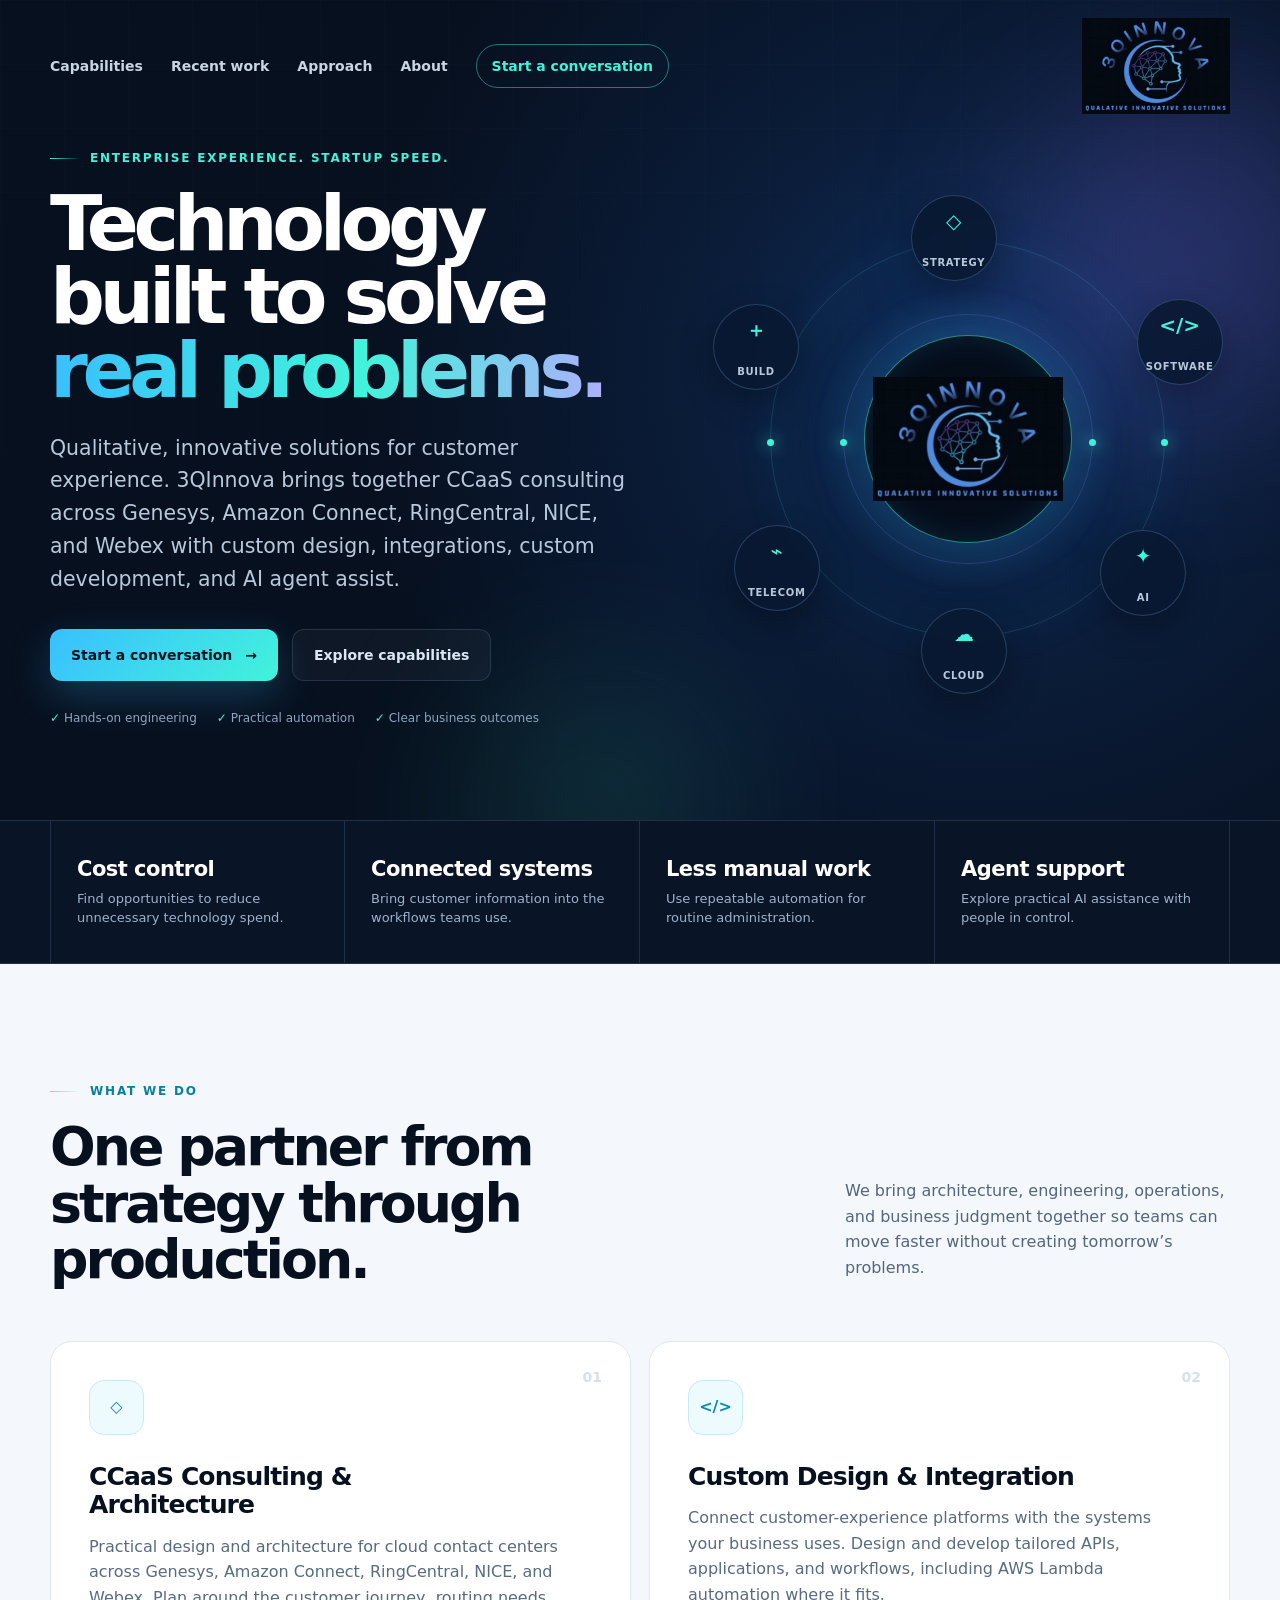
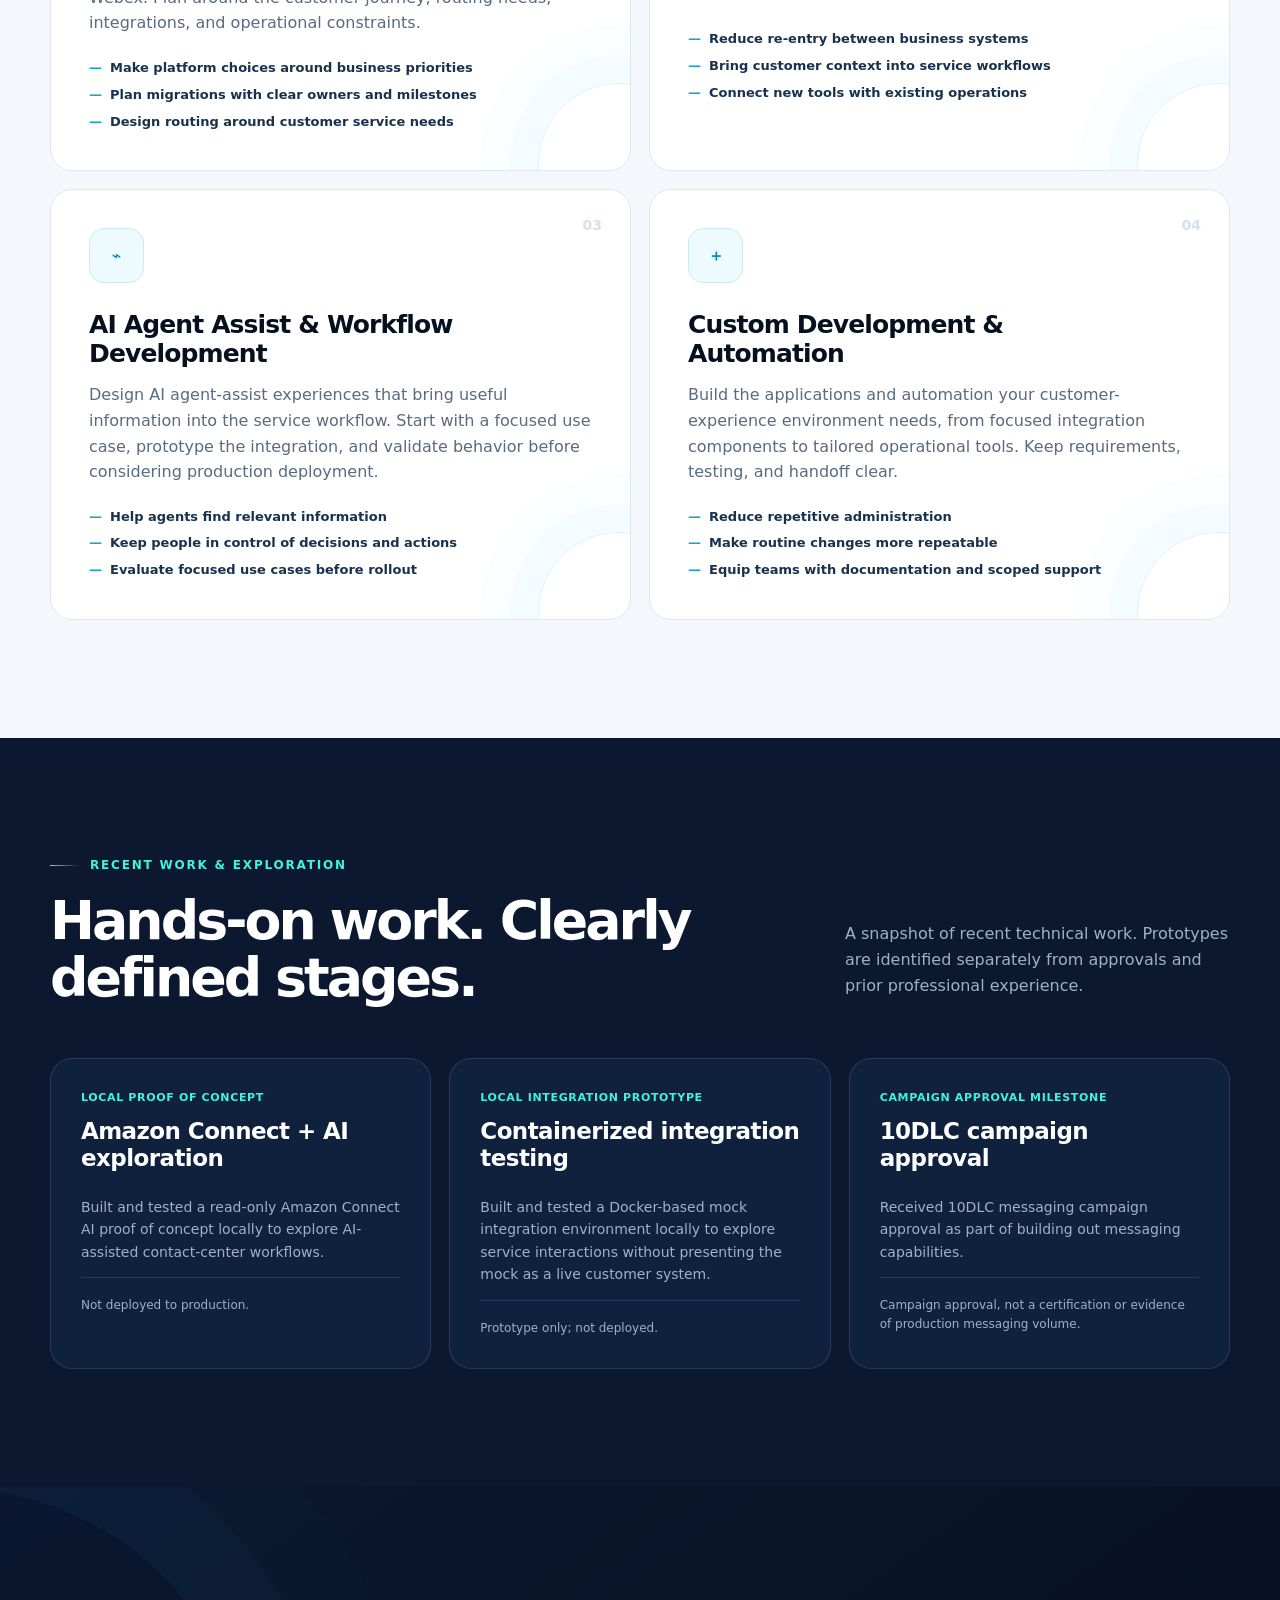
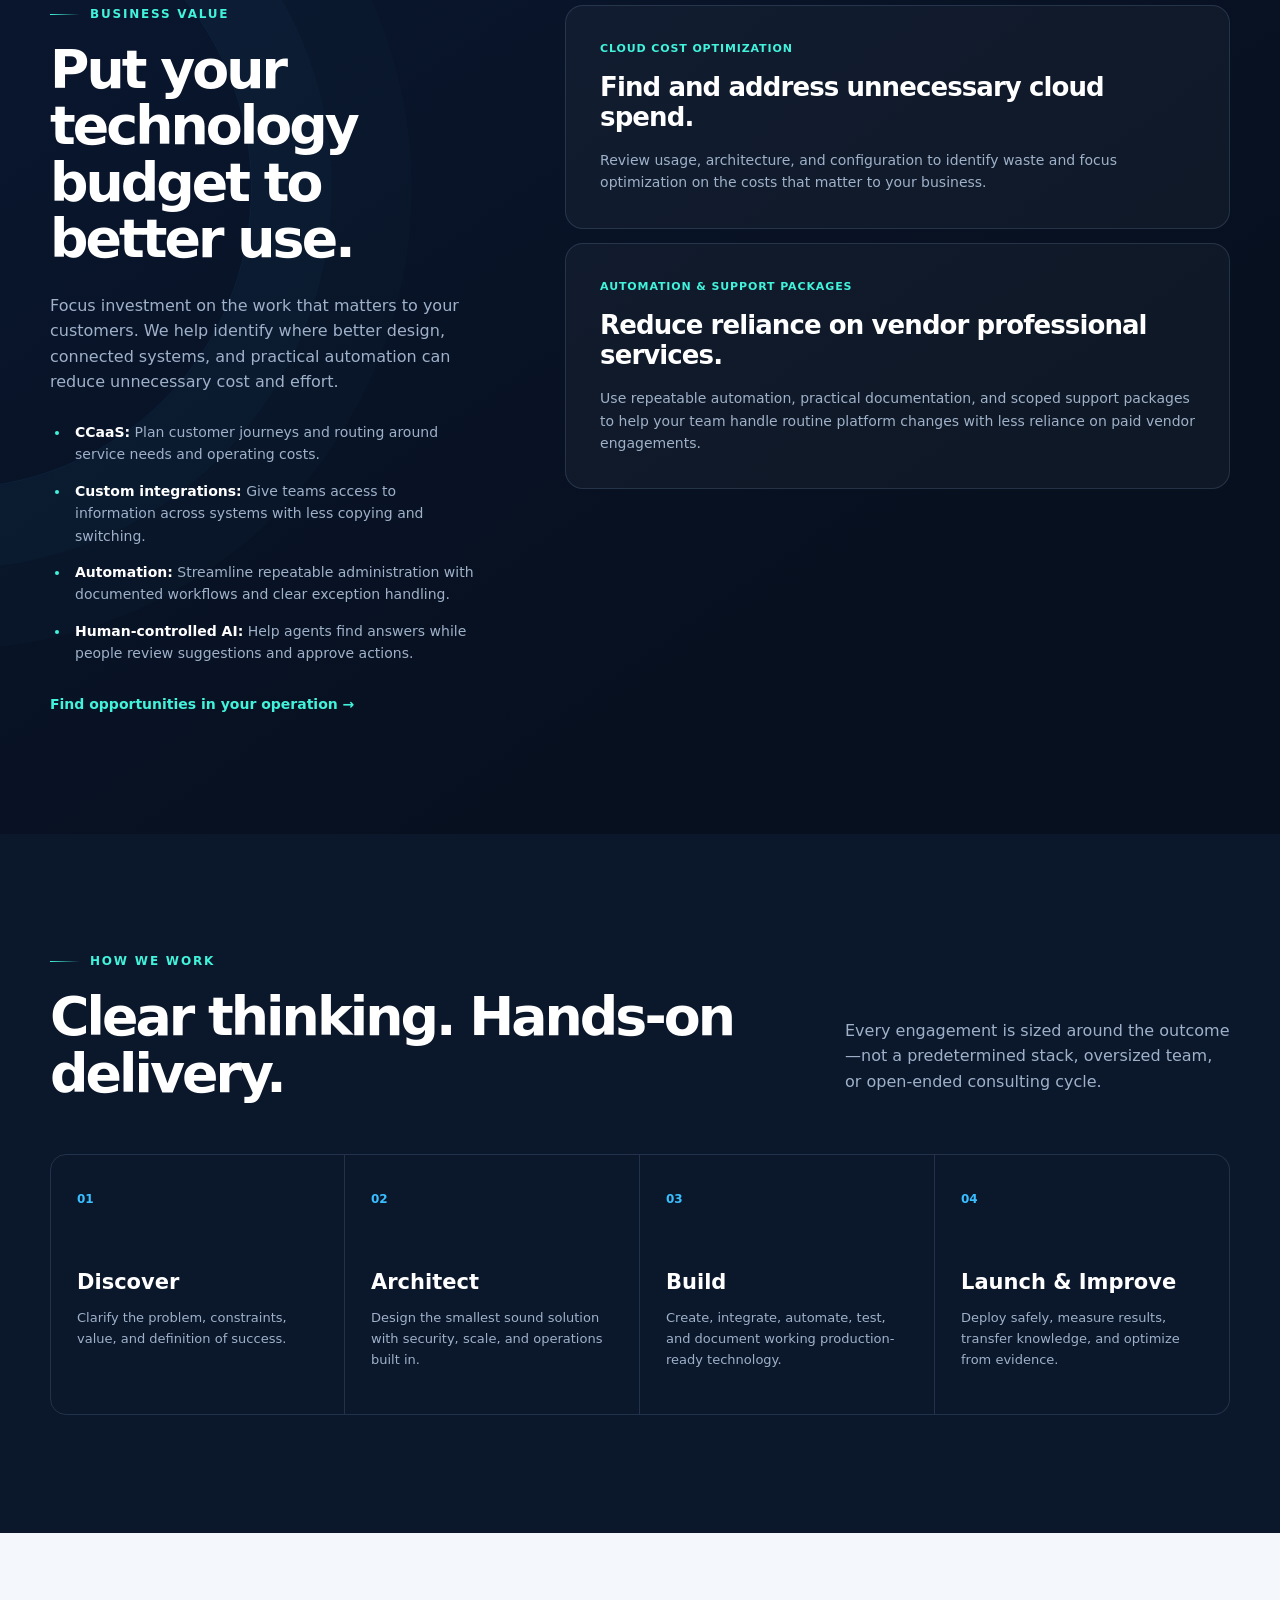
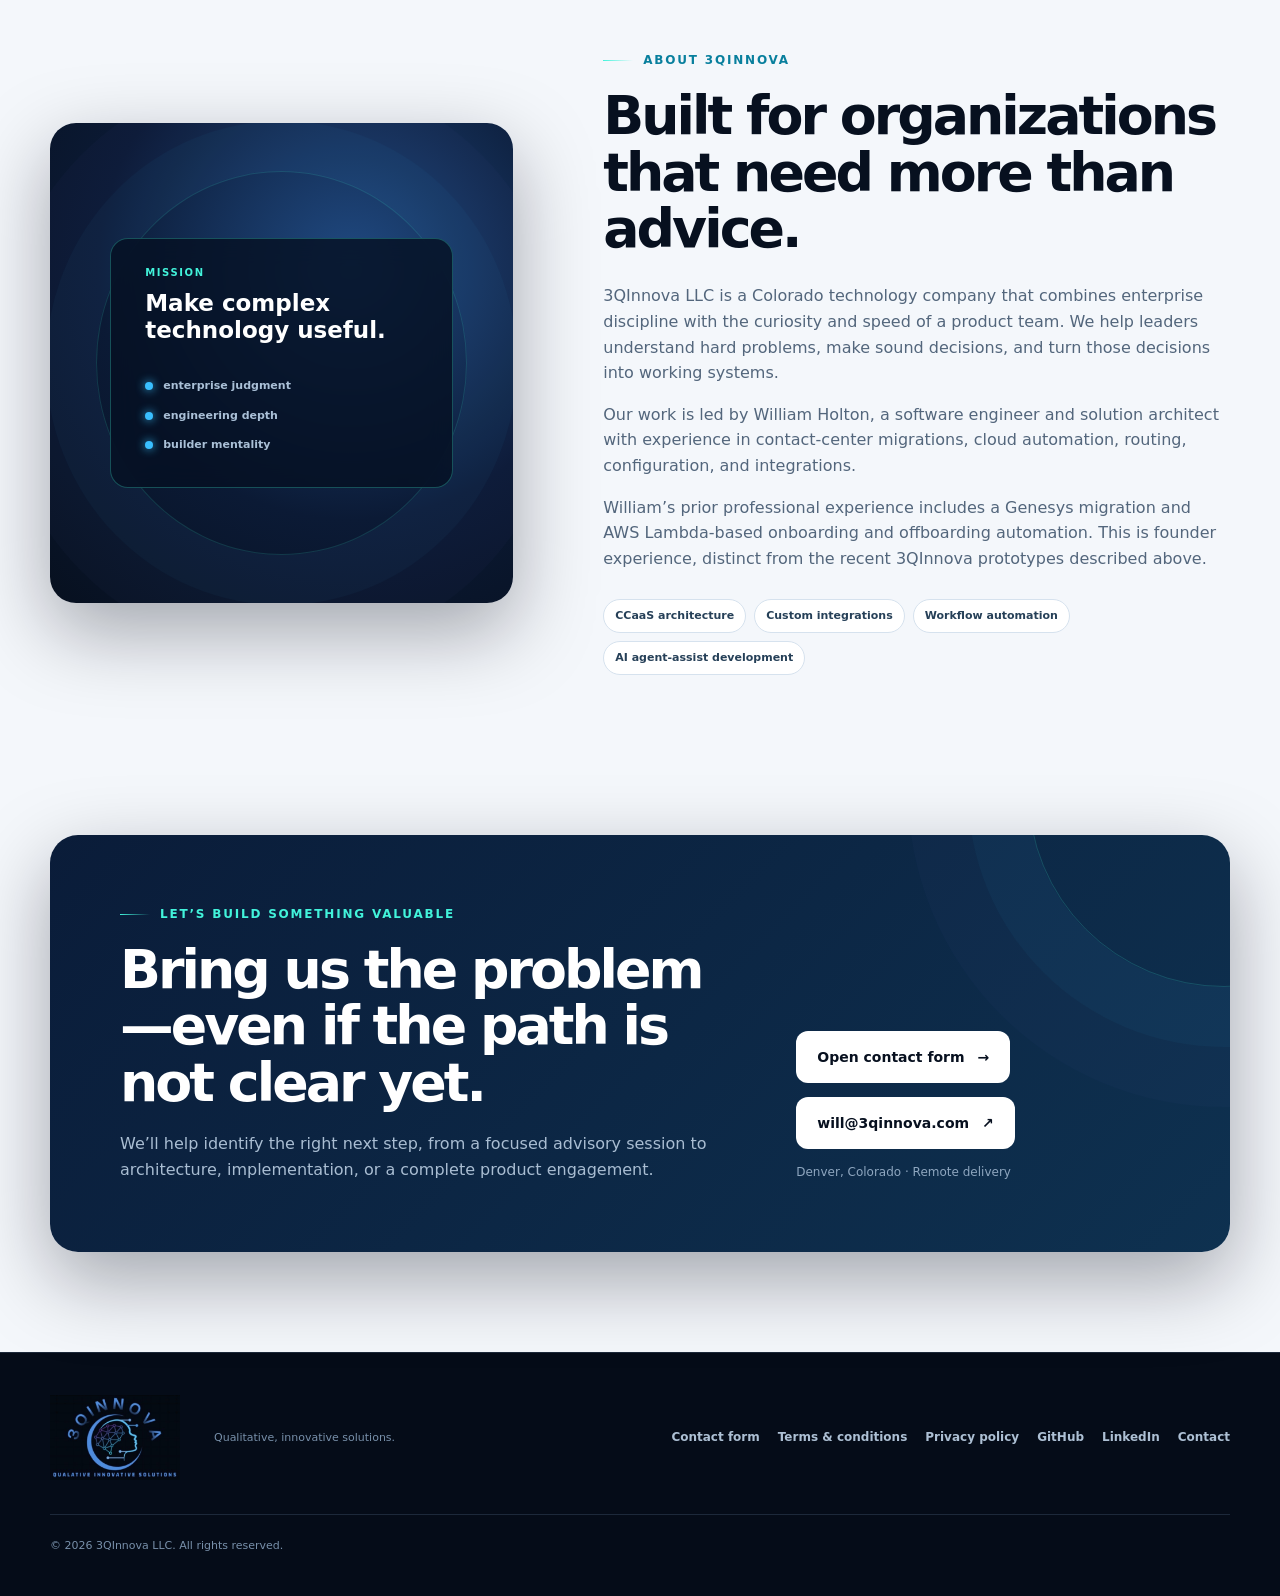
<file: index.html>
<!doctype html>
<html lang="en">
<head>
  <meta charset="utf-8">
  <meta name="viewport" content="width=device-width, initial-scale=1">
  <title>3QInnova | Technology Built to Solve Real Problems</title>
  <meta name="description" content="3QInnova provides CCaaS consulting across Genesys, Amazon Connect, RingCentral, NICE, and Webex, with custom design, integrations, custom development, and AI agent assist.">
  <meta name="theme-color" content="#07101f">
  <meta property="og:type" content="website">
  <meta property="og:title" content="3QInnova | Technology Built to Solve Real Problems">
  <meta property="og:description" content="Qualitative, innovative solutions. CCaaS, custom design and integration, custom development, and AI agent assist.">
  <meta property="og:url" content="https://3qinnova.com/">
  <meta name="twitter:card" content="summary">
  <link rel="canonical" href="https://3qinnova.com/">
  <link rel="stylesheet" href="styles.css">
  <script src="script.js" defer></script>
  <noscript><style>.reveal { opacity: 1; transform: none; }</style></noscript>
</head>
<body>
  <a class="skip-link" href="#main">Skip to content</a>

  <header class="site-header" data-header>
    <div class="shell nav-wrap">


      <button class="menu-button" type="button" aria-expanded="false" aria-controls="site-nav" data-menu-button>
        <span class="sr-only">Open navigation</span>
        <span></span><span></span><span></span>
      </button>

      <nav class="site-nav" id="site-nav" aria-label="Primary navigation" data-nav>
        <a href="#capabilities">Capabilities</a>
        <a href="#recent-work">Recent work</a>
        <a href="#approach">Approach</a>
        <a href="#about">About</a>
        <a class="nav-cta" href="/Contact/">Start a conversation</a>
      </nav>
      <a class="brand" href="#top" aria-label="3QInnova home">
        <img class="brand-logo" src="assets/3qinnova-logo.jpeg" alt="" width="452" height="294">
      </a>
    </div>
  </header>

  <main id="main">
    <section class="hero" id="top">
      <div class="hero-grid" aria-hidden="true"></div>
      <div class="hero-glow hero-glow-one" aria-hidden="true"></div>
      <div class="hero-glow hero-glow-two" aria-hidden="true"></div>

      <div class="shell hero-layout">
        <div class="hero-copy reveal">
          <p class="eyebrow"><span></span> Enterprise experience. Startup speed.</p>
          <h1>Technology built to solve <em>real problems.</em></h1>
          <p class="hero-lede">Qualitative, innovative solutions for customer experience. 3QInnova brings together CCaaS consulting across Genesys, Amazon Connect, RingCentral, NICE, and Webex with custom design, integrations, custom development, and AI agent assist.</p>
          <div class="hero-actions">
            <a class="button button-primary" href="/Contact/">Start a conversation <span aria-hidden="true">→</span></a>
            <a class="button button-secondary" href="#capabilities">Explore capabilities</a>
          </div>
          <ul class="trust-list" aria-label="Delivery strengths">
            <li><span aria-hidden="true">✓</span> Hands-on engineering</li>
            <li><span aria-hidden="true">✓</span> Practical automation</li>
            <li><span aria-hidden="true">✓</span> Clear business outcomes</li>
          </ul>
        </div>

        <div class="hero-visual reveal" data-delay="1" aria-label="Connected technology platform illustration">
          <div class="visual-orbit orbit-one"></div>
          <div class="visual-orbit orbit-two"></div>
          <div class="core-node">
            <img class="core-logo" src="assets/3qinnova-logo.jpeg" alt="3qInnova" width="452" height="294">
          </div>
          <div class="cap-node node-consulting"><i aria-hidden="true">◇</i><span>Strategy</span></div>
          <div class="cap-node node-software"><i aria-hidden="true">&lt;/&gt;</i><span>Software</span></div>
          <div class="cap-node node-ai"><i aria-hidden="true">✦</i><span>AI</span></div>
          <div class="cap-node node-cloud"><i aria-hidden="true">☁</i><span>Cloud</span></div>
          <div class="cap-node node-telecom"><i aria-hidden="true">⌁</i><span>Telecom</span></div>
          <div class="cap-node node-games"><i aria-hidden="true">＋</i><span>Build</span></div>
        </div>
      </div>
    </section>

    <section class="proof-strip business-priorities" aria-label="Business priorities">
      <div class="shell proof-grid">
        <div><strong>Cost control</strong><span>Find opportunities to reduce unnecessary technology spend.</span></div>
        <div><strong>Connected systems</strong><span>Bring customer information into the workflows teams use.</span></div>
        <div><strong>Less manual work</strong><span>Use repeatable automation for routine administration.</span></div>
        <div><strong>Agent support</strong><span>Explore practical AI assistance with people in control.</span></div>
      </div>
    </section>

    <section class="section capabilities" id="capabilities">
      <div class="shell">
        <div class="section-heading reveal">
          <div>
            <p class="eyebrow"><span></span> What we do</p>
            <h2>One partner from strategy through production.</h2>
          </div>
          <p>We bring architecture, engineering, operations, and business judgment together so teams can move faster without creating tomorrow’s problems.</p>
        </div>

        <div class="capability-grid">
          <article class="capability-card reveal">
            <div class="card-number">01</div>
            <div class="card-icon" aria-hidden="true">◇</div>
            <h3>CCaaS Consulting &amp; Architecture</h3>
            <p>Practical design and architecture for cloud contact centers across Genesys, Amazon Connect, RingCentral, NICE, and Webex. Plan around the customer journey, routing needs, integrations, and operational constraints.</p>
            <ul><li>Make platform choices around business priorities</li><li>Plan migrations with clear owners and milestones</li><li>Design routing around customer service needs</li></ul>
          </article>

          <article class="capability-card reveal" data-delay="1">
            <div class="card-number">02</div>
            <div class="card-icon" aria-hidden="true">&lt;/&gt;</div>
            <h3>Custom Design &amp; Integration</h3>
            <p>Connect customer-experience platforms with the systems your business uses. Design and develop tailored APIs, applications, and workflows, including AWS Lambda automation where it fits.</p>
            <ul><li>Reduce re-entry between business systems</li><li>Bring customer context into service workflows</li><li>Connect new tools with existing operations</li></ul>
          </article>

          <article class="capability-card reveal" data-delay="2">
            <div class="card-number">03</div>
            <div class="card-icon" aria-hidden="true">⌁</div>
            <h3>AI Agent Assist &amp; Workflow Development</h3>
            <p>Design AI agent-assist experiences that bring useful information into the service workflow. Start with a focused use case, prototype the integration, and validate behavior before considering production deployment.</p>
            <ul><li>Help agents find relevant information</li><li>Keep people in control of decisions and actions</li><li>Evaluate focused use cases before rollout</li></ul>
          </article>

          <article class="capability-card reveal" data-delay="3">
            <div class="card-number">04</div>
            <div class="card-icon" aria-hidden="true">＋</div>
            <h3>Custom Development &amp; Automation</h3>
            <p>Build the applications and automation your customer-experience environment needs, from focused integration components to tailored operational tools. Keep requirements, testing, and handoff clear.</p>
            <ul><li>Reduce repetitive administration</li><li>Make routine changes more repeatable</li><li>Equip teams with documentation and scoped support</li></ul>
          </article>
        </div>
      </div>
    </section>

    <section class="section recent-work" id="recent-work">
      <div class="shell">
        <div class="section-heading reveal">
          <div>
            <p class="eyebrow"><span></span> Recent work &amp; exploration</p>
            <h2>Hands-on work. Clearly defined stages.</h2>
          </div>
          <p>A snapshot of recent technical work. Prototypes are identified separately from approvals and prior professional experience.</p>
        </div>
        <div class="recent-work-grid">
          <article class="recent-work-card reveal">
            <p class="work-status">Local proof of concept</p>
            <h3>Amazon Connect + AI exploration</h3>
            <p>Built and tested a read-only Amazon Connect AI proof of concept locally to explore AI-assisted contact-center workflows.</p>
            <p class="work-boundary">Not deployed to production.</p>
          </article>
          <article class="recent-work-card reveal" data-delay="1">
            <p class="work-status">Local integration prototype</p>
            <h3>Containerized integration testing</h3>
            <p>Built and tested a Docker-based mock integration environment locally to explore service interactions without presenting the mock as a live customer system.</p>
            <p class="work-boundary">Prototype only; not deployed.</p>
          </article>
          <article class="recent-work-card reveal" data-delay="2">
            <p class="work-status">Campaign approval milestone</p>
            <h3>10DLC campaign approval</h3>
            <p>Received 10DLC messaging campaign approval as part of building out messaging capabilities.</p>
            <p class="work-boundary">Campaign approval, not a certification or evidence of production messaging volume.</p>
          </article>
        </div>
      </div>
    </section>

    <section class="section impact business-outcomes" id="impact">
      <div class="shell impact-layout">
        <div class="impact-copy reveal">
          <p class="eyebrow"><span></span> Business value</p>
          <h2>Put your technology budget to better use.</h2>
          <p>Focus investment on the work that matters to your customers. We help identify where better design, connected systems, and practical automation can reduce unnecessary cost and effort.</p>
          <ul class="business-benefits">
            <li><strong>CCaaS:</strong> Plan customer journeys and routing around service needs and operating costs.</li>
            <li><strong>Custom integrations:</strong> Give teams access to information across systems with less copying and switching.</li>
            <li><strong>Automation:</strong> Streamline repeatable administration with documented workflows and clear exception handling.</li>
            <li><strong>Human-controlled AI:</strong> Help agents find answers while people review suggestions and approve actions.</li>
          </ul>
          <a class="text-link" href="/Contact/">Find opportunities in your operation <span aria-hidden="true">→</span></a>
        </div>

        <div class="impact-cases">
          <article class="case benefit-case reveal">
            <p class="benefit-label">Cloud cost optimization</p>
            <h3>Find and address unnecessary cloud spend.</h3>
            <p>Review usage, architecture, and configuration to identify waste and focus optimization on the costs that matter to your business.</p>
          </article>
          <article class="case benefit-case reveal" data-delay="1">
            <p class="benefit-label">Automation &amp; support packages</p>
            <h3>Reduce reliance on vendor professional services.</h3>
            <p>Use repeatable automation, practical documentation, and scoped support packages to help your team handle routine platform changes with less reliance on paid vendor engagements.</p>
          </article>
        </div>
      </div>
    </section>

    <section class="section approach" id="approach">
      <div class="shell">
        <div class="section-heading reveal">
          <div>
            <p class="eyebrow"><span></span> How we work</p>
            <h2>Clear thinking. Hands-on delivery.</h2>
          </div>
          <p>Every engagement is sized around the outcome—not a predetermined stack, oversized team, or open-ended consulting cycle.</p>
        </div>

        <ol class="process-grid">
          <li class="reveal"><span>01</span><h3>Discover</h3><p>Clarify the problem, constraints, value, and definition of success.</p></li>
          <li class="reveal" data-delay="1"><span>02</span><h3>Architect</h3><p>Design the smallest sound solution with security, scale, and operations built in.</p></li>
          <li class="reveal" data-delay="2"><span>03</span><h3>Build</h3><p>Create, integrate, automate, test, and document working production-ready technology.</p></li>
          <li class="reveal" data-delay="3"><span>04</span><h3>Launch &amp; Improve</h3><p>Deploy safely, measure results, transfer knowledge, and optimize from evidence.</p></li>
        </ol>
      </div>
    </section>

    <section class="section about" id="about">
      <div class="shell about-layout">
        <div class="about-panel reveal" aria-hidden="true">
          <div class="about-code">
            <span>MISSION</span>
            <strong>Make complex technology useful.</strong>
            <div class="code-line"><i></i><b>enterprise judgment</b></div>
            <div class="code-line"><i></i><b>engineering depth</b></div>
            <div class="code-line"><i></i><b>builder mentality</b></div>
          </div>
        </div>
        <div class="about-copy reveal" data-delay="1">
          <p class="eyebrow"><span></span> About 3QInnova</p>
          <h2>Built for organizations that need more than advice.</h2>
          <p>3QInnova LLC is a Colorado technology company that combines enterprise discipline with the curiosity and speed of a product team. We help leaders understand hard problems, make sound decisions, and turn those decisions into working systems.</p>
          <p>Our work is led by William Holton, a software engineer and solution architect with experience in contact-center migrations, cloud automation, routing, configuration, and integrations.</p>
          <p>William’s prior professional experience includes a Genesys migration and AWS Lambda-based onboarding and offboarding automation. This is founder experience, distinct from the recent 3QInnova prototypes described above.</p>
          <div class="credential-list" aria-label="Areas of focus">
            <span>CCaaS architecture</span>
            <span>Custom integrations</span>
            <span>Workflow automation</span>
            <span>AI agent-assist development</span>
          </div>
        </div>
      </div>
    </section>

    <section class="contact" id="contact">
      <div class="shell contact-card reveal">
        <div>
          <p class="eyebrow"><span></span> Let’s build something valuable</p>
          <h2>Bring us the problem—even if the path is not clear yet.</h2>
          <p>We’ll help identify the right next step, from a focused advisory session to architecture, implementation, or a complete product engagement.</p>
        </div>
        <div class="contact-actions">
          <a class="button button-light" href="/Contact/">Open contact form <span aria-hidden="true">→</span></a>
          <a class="button button-light" href="mailto:will@3qinnova.com?subject=3QInnova%20Project%20Inquiry">will@3qinnova.com <span aria-hidden="true">↗</span></a>
          <span>Denver, Colorado · Remote delivery</span>
        </div>
      </div>
    </section>
  </main>

  <footer class="site-footer">
    <div class="shell footer-grid">
      <a class="brand footer-brand" href="#top" aria-label="3QInnova home">
        <img class="brand-logo" src="assets/3qinnova-logo.jpeg" alt="" width="452" height="294">
      </a>
      <p>Qualitative, innovative solutions.</p>
      <div class="footer-links">
        <a href="/Contact/">Contact form</a>
        <a href="/Terms_And_Conditions/">Terms &amp; conditions</a>
        <a href="/Privacy_Policy/">Privacy policy</a>
        <a href="https://github.com/3QInnova" target="_blank" rel="noopener noreferrer">GitHub</a>
        <a href="https://www.linkedin.com/in/williamholton/" target="_blank" rel="noopener noreferrer">LinkedIn</a>
        <a href="mailto:will@3qinnova.com">Contact</a>
      </div>
      <small>© <span data-year></span> 3QInnova LLC. All rights reserved.</small>
    </div>
  </footer>
</body>
</html>
</file>
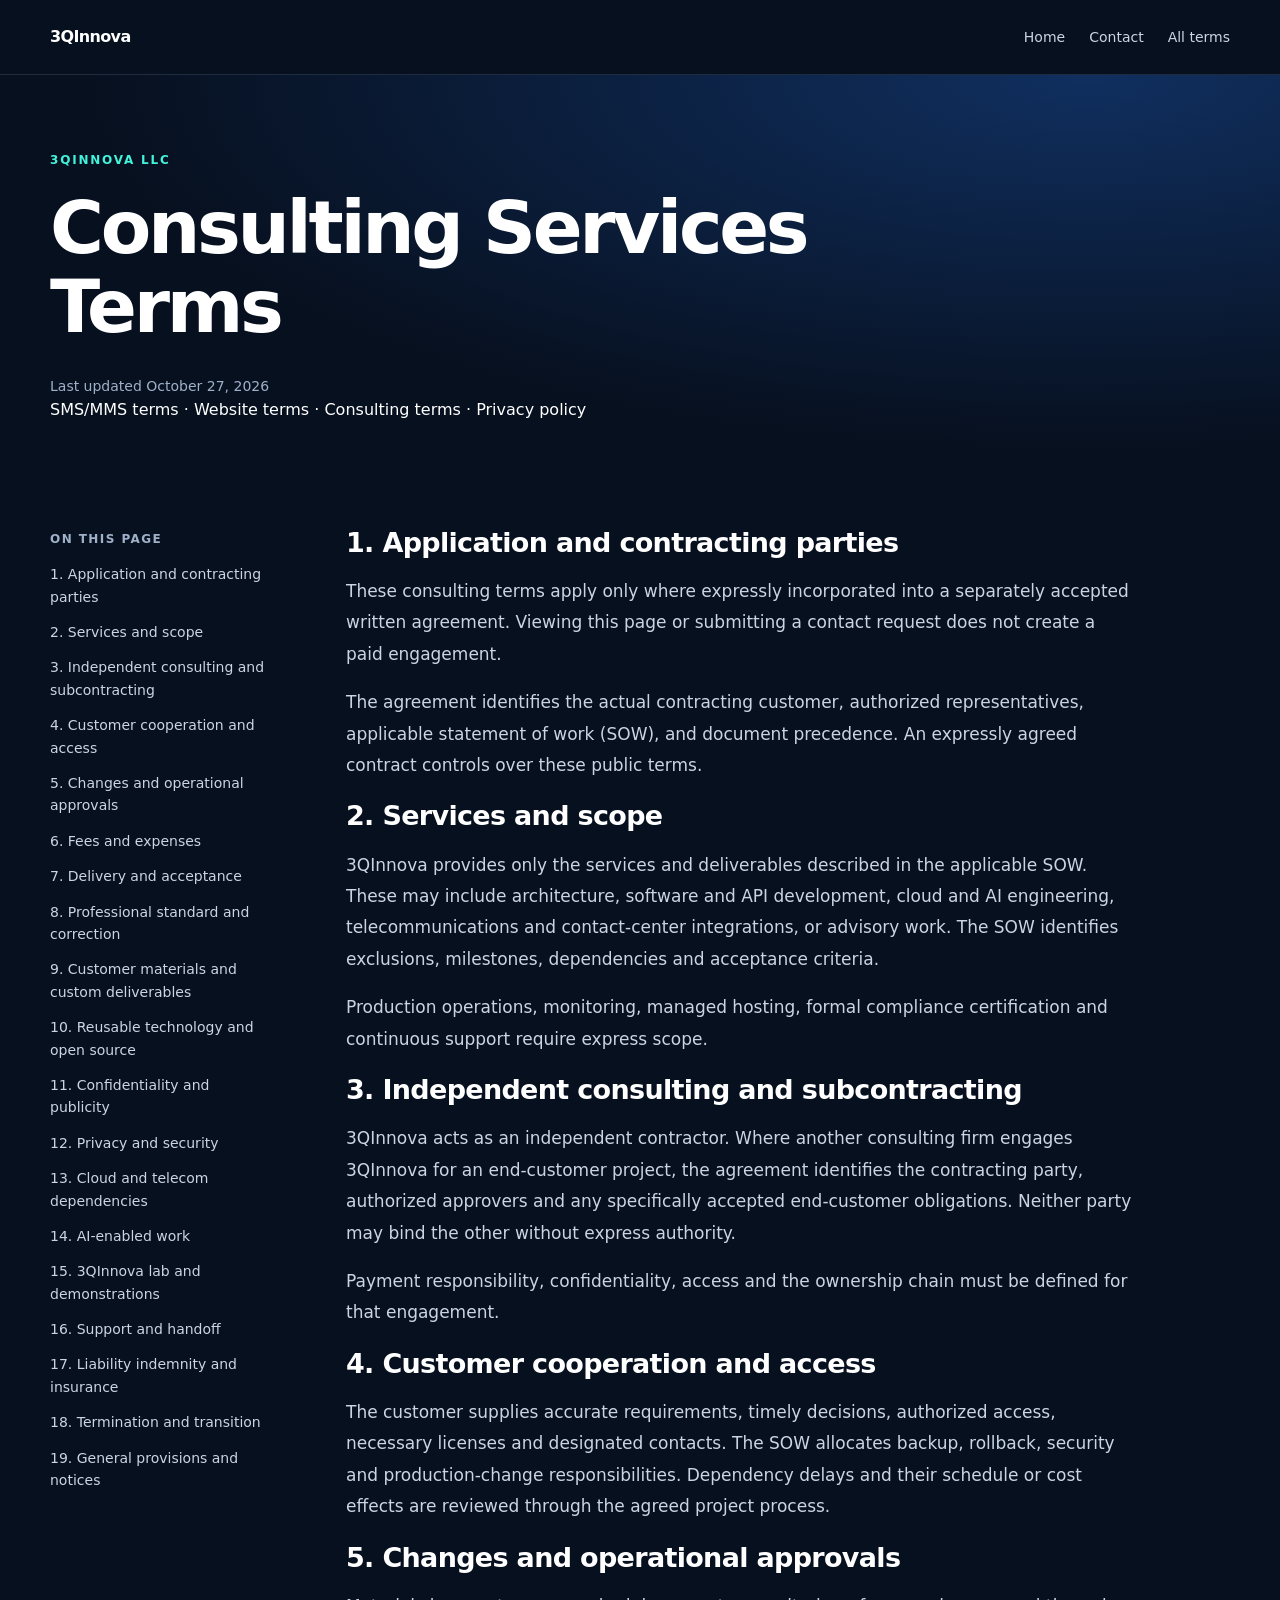
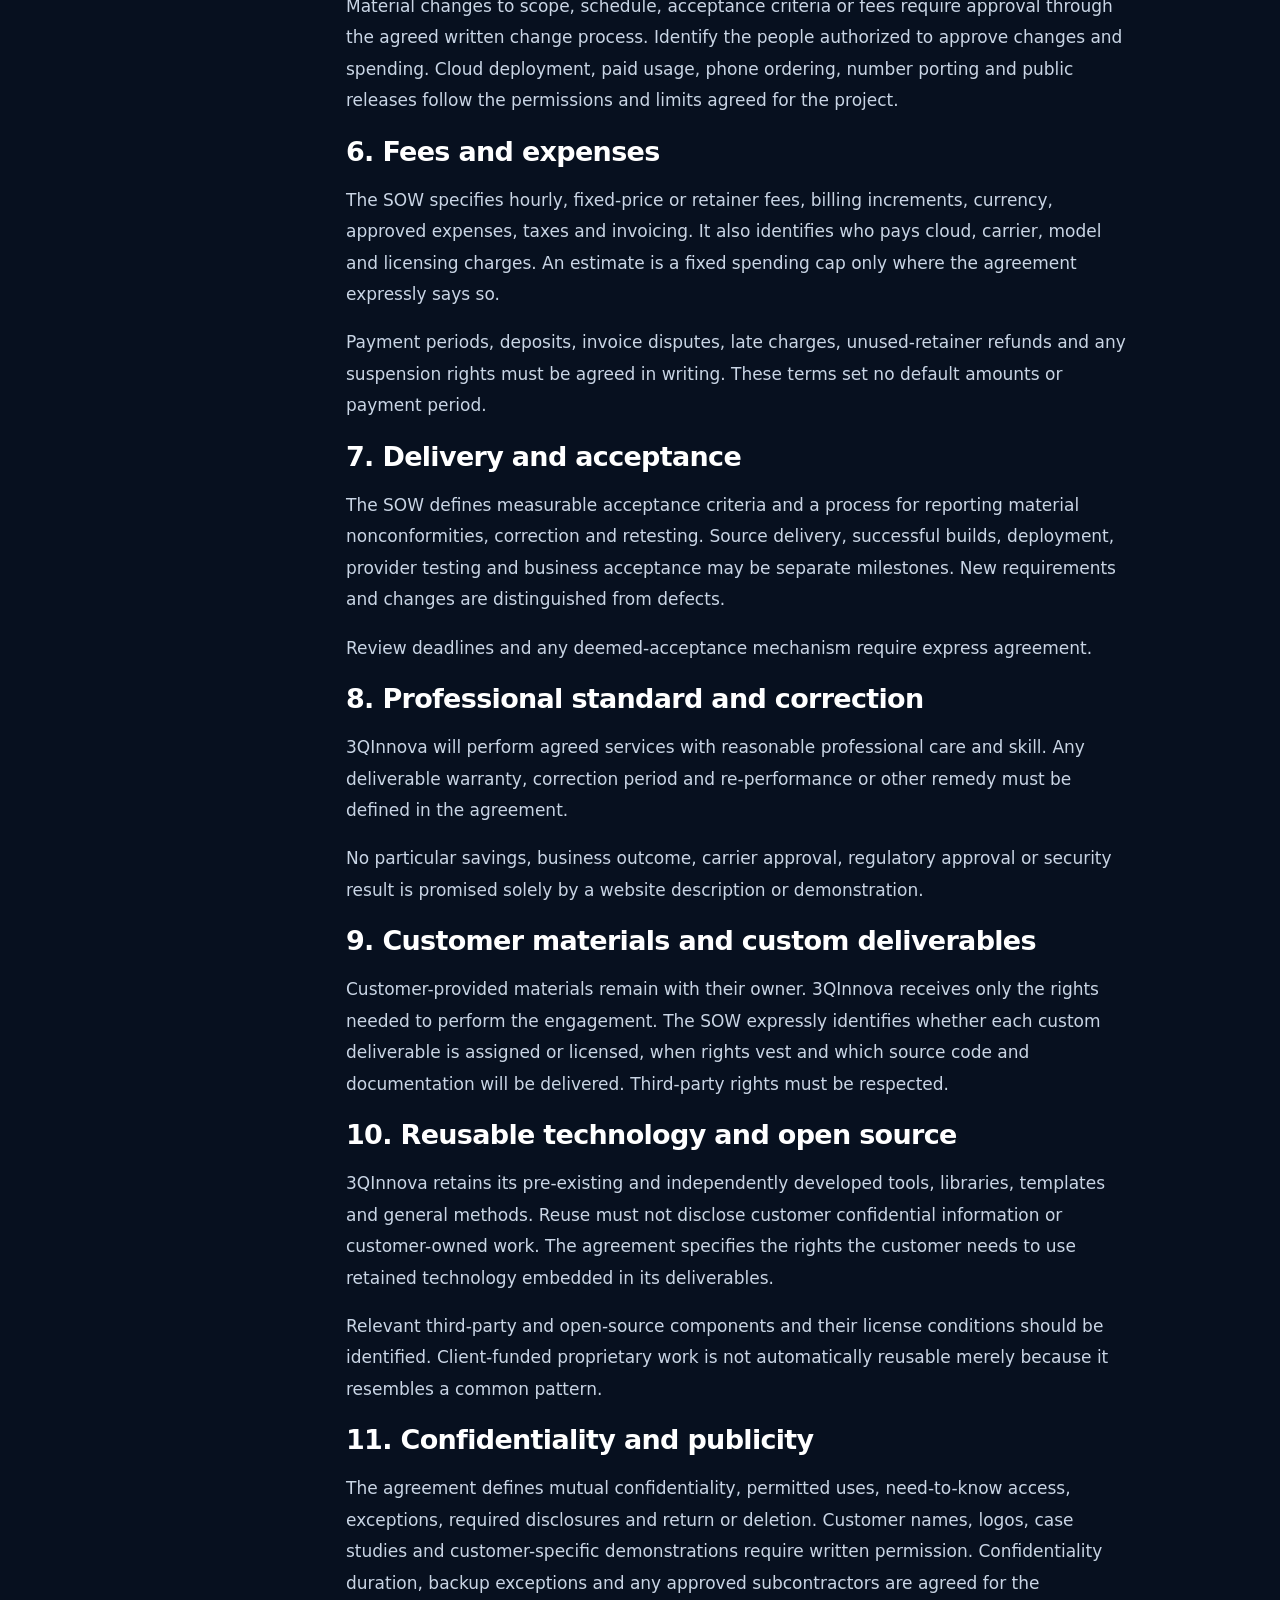
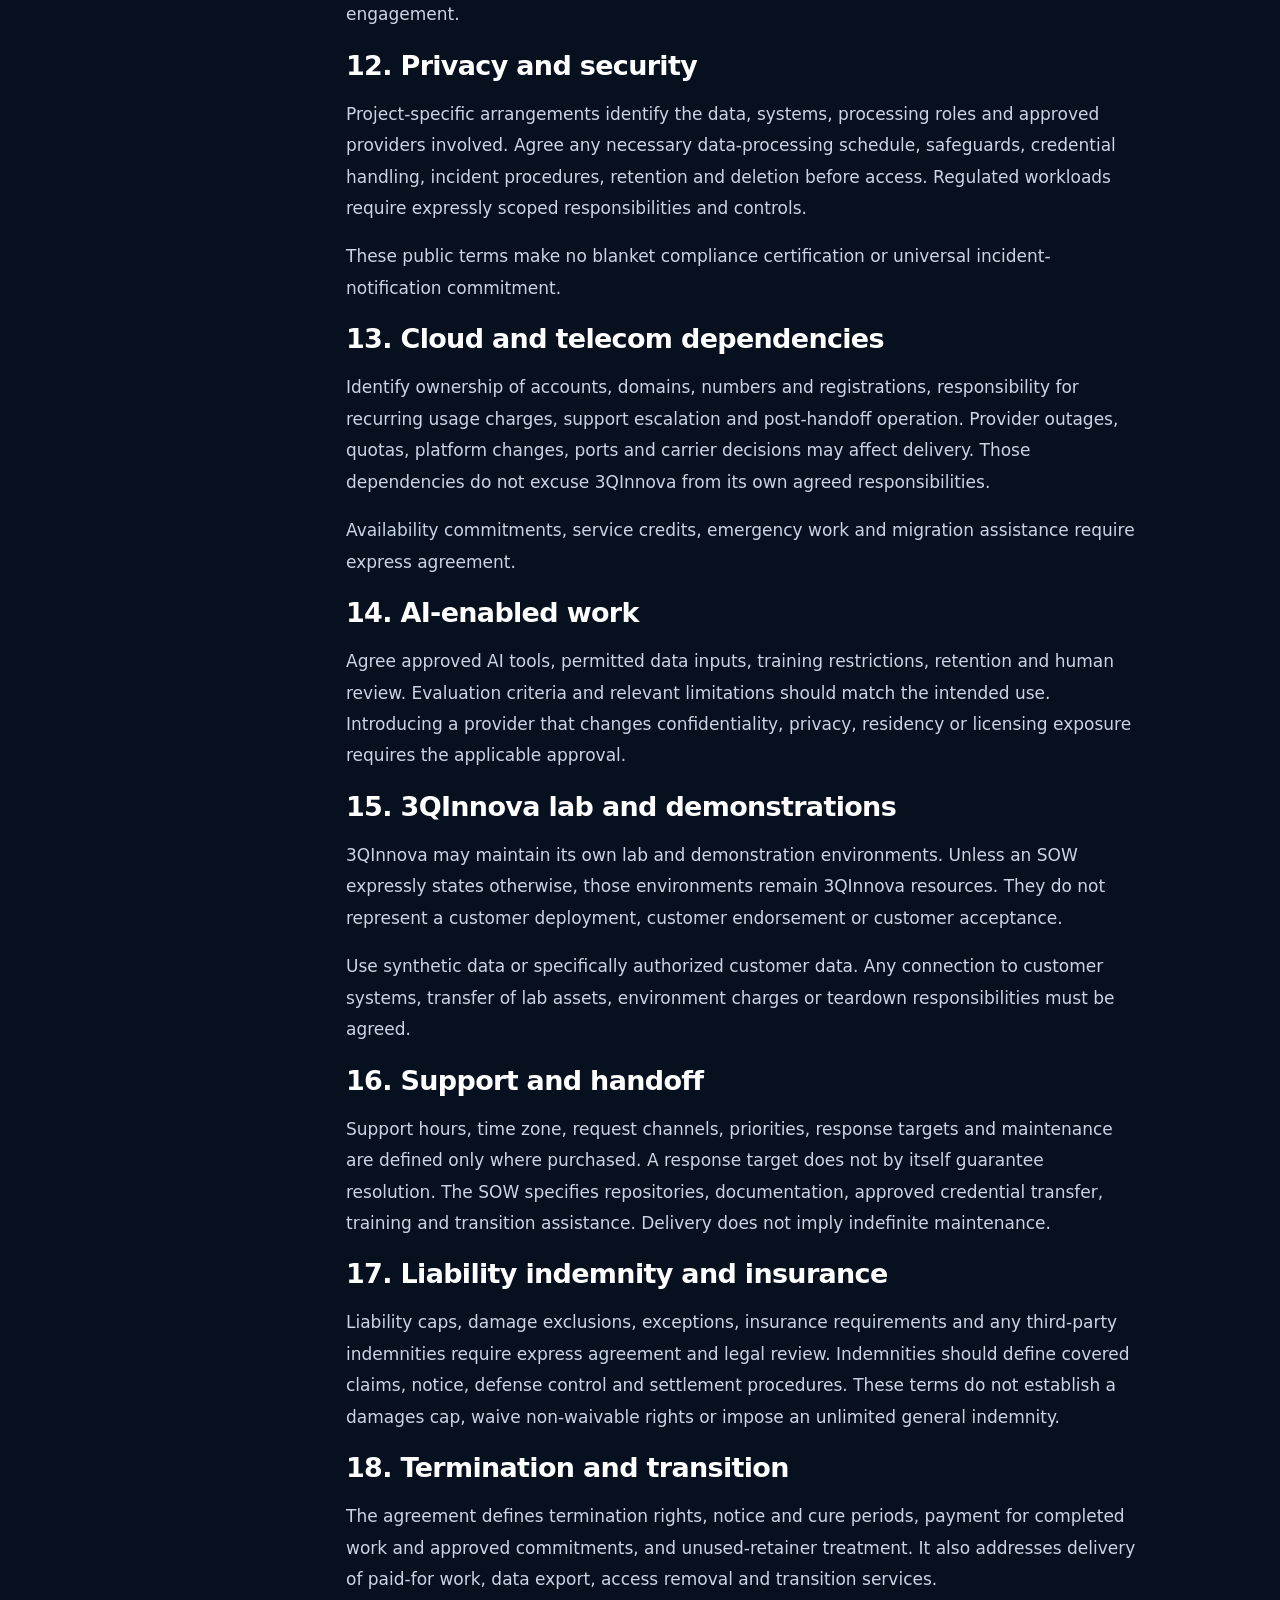
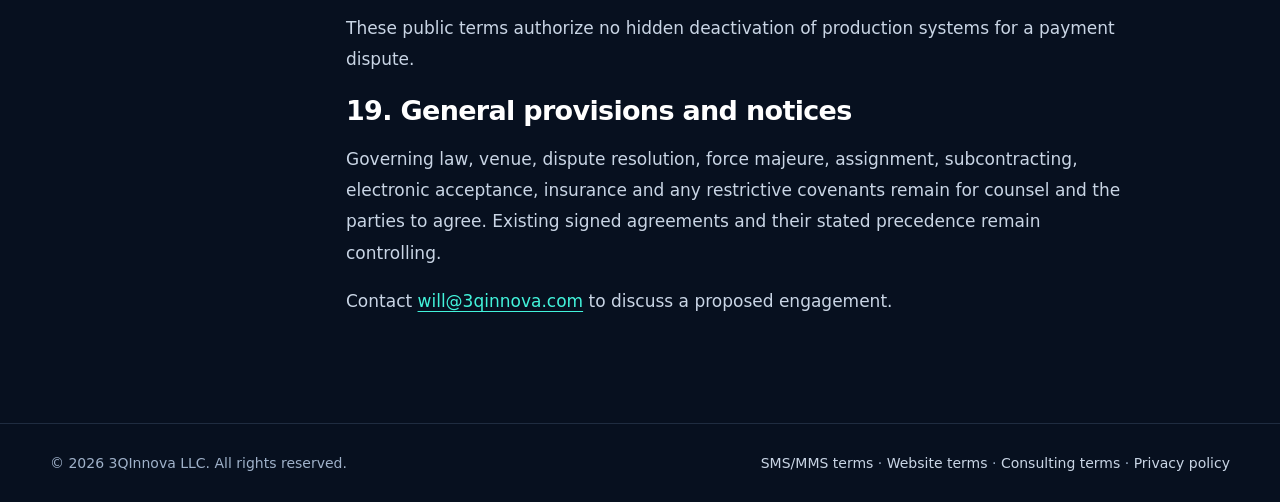
<file: Consulting_Terms/index.html>
<!doctype html><html lang="en"><head><meta charset="utf-8"><meta name="viewport" content="width=device-width,initial-scale=1"><title>Consulting Services Terms | 3QInnova</title><meta name="description" content="Consulting Services Terms for 3QInnova LLC."><link rel="canonical" href="https://3qinnova.com/Consulting_Terms/"><link rel="stylesheet" href="/styles.css"><style>
    .terms-header{position:static;border-bottom:1px solid var(--line);padding:24px 0}.terms-header nav{display:flex;gap:24px;align-items:center;font-size:14px}.terms-header nav a{color:#c9d5e5}.terms-header nav a:hover{color:var(--cyan)}
    .terms-hero{padding:76px 0 42px;background:radial-gradient(ellipse at 85% 0%,#102f5f,transparent 65%)}.terms-hero h1{max-width:900px;font-size:clamp(2.5rem,6vw,4.6rem);line-height:1.08;letter-spacing:-.045em;margin:0 0 24px}.terms-hero .intro{max-width:740px;color:#c9d5e5;font-size:19px}.terms-meta{color:var(--muted);font-size:14px;margin:28px 0 0}
    .draft-notice{border-left:3px solid var(--cyan);background:#10213e;padding:19px 24px;margin-top:32px;max-width:900px}.draft-notice p{margin:5px 0 0;color:#c9d5e5}.terms-layout{display:grid;grid-template-columns:220px minmax(0,1fr);gap:76px;padding:44px 0 88px}.terms-toc{align-self:start;position:sticky;top:28px}.terms-toc strong{font-size:12px;text-transform:uppercase;letter-spacing:.12em;color:var(--muted)}.terms-toc a{display:block;margin-top:13px;color:#c9d5e5;font-size:14px}.terms-toc a:hover{color:var(--cyan)}.terms-content{max-width:790px}.terms-content section{scroll-margin-top:30px;margin:0 0 42px}.terms-content h2{font-size:27px;letter-spacing:-.025em;line-height:1.3;margin:0 0 16px}.terms-content p,.terms-content li{color:#c9d5e5;font-size:17px;line-height:1.85}.terms-content ul{padding-left:24px}.terms-content li{margin-bottom:10px}.terms-content a{color:var(--cyan);text-decoration:underline;text-underline-offset:4px}.terms-content strong{color:var(--white)}.terms-content .keyword{font-family:ui-monospace,monospace;letter-spacing:.03em;color:var(--cyan);font-weight:700}.terms-footer{border-top:1px solid var(--line);padding:28px 0;color:var(--muted);font-size:14px}.terms-footer .shell{display:flex;justify-content:space-between;gap:20px;flex-wrap:wrap}.terms-footer a{color:#c9d5e5}.terms-content .sample{border-left:2px solid var(--line);padding-left:22px}
    @media(max-width:760px){.terms-header nav{gap:16px}.terms-header .nav-wrap{gap:14px}.terms-hero{padding-top:48px}.terms-layout{grid-template-columns:1fr;gap:32px;padding-top:24px}.terms-toc{position:static;padding-bottom:24px;border-bottom:1px solid var(--line)}.terms-toc a{display:inline-block;margin:12px 18px 0 0}.terms-header .brand-name{font-size:19px}.terms-header .brand-mark{width:32px}.terms-header nav a{font-size:13px}.terms-content h2{font-size:24px}.draft-notice{padding:16px 18px}}
    @media print{body{background:white;color:#111}.terms-header,.terms-toc,.terms-footer{display:none}.terms-hero{padding-top:0;background:none}.terms-layout{display:block;padding:0}.terms-content p,.terms-content li,.terms-hero .intro,.terms-meta,.draft-notice p{color:#222}.terms-content strong,.terms-content a,.terms-content .keyword{color:#111}.draft-notice{background:none;border-color:#111}.terms-content section{break-inside:avoid}}
   h2{scroll-margin-top:24px}</style></head><body><a class="skip-link" href="#main">Skip to content</a><header class="terms-header"><div class="shell nav-wrap"><a class="brand" href="/">3QInnova</a><nav aria-label="Primary navigation"><a href="/">Home</a><a href="/Contact/">Contact</a><a href="/Terms_And_Conditions/">All terms</a></nav></div></header><main id="main"><div class="terms-hero"><div class="shell"><p class="eyebrow">3QInnova LLC</p><h1>Consulting Services Terms</h1><p class="terms-meta">Last updated October 27, 2026</p><p><a href="/SMS_MMS_Terms/">SMS/MMS terms</a> · <a href="/Website_Terms/">Website terms</a> · <a href="/Consulting_Terms/">Consulting terms</a> · <a href="/Privacy_Policy/">Privacy policy</a></p></div></div><div class="shell terms-layout"><nav class="terms-toc" aria-label="On this page"><strong>On this page</strong><a href="#Consulting_Terms-section-1">1. Application and contracting parties</a><a href="#Consulting_Terms-section-2">2. Services and scope</a><a href="#Consulting_Terms-section-3">3. Independent consulting and subcontracting</a><a href="#Consulting_Terms-section-4">4. Customer cooperation and access</a><a href="#Consulting_Terms-section-5">5. Changes and operational approvals</a><a href="#Consulting_Terms-section-6">6. Fees and expenses</a><a href="#Consulting_Terms-section-7">7. Delivery and acceptance</a><a href="#Consulting_Terms-section-8">8. Professional standard and correction</a><a href="#Consulting_Terms-section-9">9. Customer materials and custom deliverables</a><a href="#Consulting_Terms-section-10">10. Reusable technology and open source</a><a href="#Consulting_Terms-section-11">11. Confidentiality and publicity</a><a href="#Consulting_Terms-section-12">12. Privacy and security</a><a href="#Consulting_Terms-section-13">13. Cloud and telecom dependencies</a><a href="#Consulting_Terms-section-14">14. AI-enabled work</a><a href="#Consulting_Terms-section-15">15. 3QInnova lab and demonstrations</a><a href="#Consulting_Terms-section-16">16. Support and handoff</a><a href="#Consulting_Terms-section-17">17. Liability indemnity and insurance</a><a href="#Consulting_Terms-section-18">18. Termination and transition</a><a href="#Consulting_Terms-section-19">19. General provisions and notices</a></nav><article class="terms-content"><h2 id="Consulting_Terms-section-1">1. Application and contracting parties</h2><p>These consulting terms apply only where expressly incorporated into a separately accepted written agreement. Viewing this page or submitting a contact request does not create a paid engagement.</p><p>The agreement identifies the actual contracting customer, authorized representatives, applicable statement of work (SOW), and document precedence. An expressly agreed contract controls over these public terms.</p><h2 id="Consulting_Terms-section-2">2. Services and scope</h2><p>3QInnova provides only the services and deliverables described in the applicable SOW. These may include architecture, software and API development, cloud and AI engineering, telecommunications and contact-center integrations, or advisory work. The SOW identifies exclusions, milestones, dependencies and acceptance criteria.</p><p>Production operations, monitoring, managed hosting, formal compliance certification and continuous support require express scope.</p><h2 id="Consulting_Terms-section-3">3. Independent consulting and subcontracting</h2><p>3QInnova acts as an independent contractor. Where another consulting firm engages 3QInnova for an end-customer project, the agreement identifies the contracting party, authorized approvers and any specifically accepted end-customer obligations. Neither party may bind the other without express authority.</p><p>Payment responsibility, confidentiality, access and the ownership chain must be defined for that engagement.</p><h2 id="Consulting_Terms-section-4">4. Customer cooperation and access</h2><p>The customer supplies accurate requirements, timely decisions, authorized access, necessary licenses and designated contacts. The SOW allocates backup, rollback, security and production-change responsibilities. Dependency delays and their schedule or cost effects are reviewed through the agreed project process.</p><h2 id="Consulting_Terms-section-5">5. Changes and operational approvals</h2><p>Material changes to scope, schedule, acceptance criteria or fees require approval through the agreed written change process. Identify the people authorized to approve changes and spending. Cloud deployment, paid usage, phone ordering, number porting and public releases follow the permissions and limits agreed for the project.</p><h2 id="Consulting_Terms-section-6">6. Fees and expenses</h2><p>The SOW specifies hourly, fixed-price or retainer fees, billing increments, currency, approved expenses, taxes and invoicing. It also identifies who pays cloud, carrier, model and licensing charges. An estimate is a fixed spending cap only where the agreement expressly says so.</p><p>Payment periods, deposits, invoice disputes, late charges, unused-retainer refunds and any suspension rights must be agreed in writing. These terms set no default amounts or payment period.</p><h2 id="Consulting_Terms-section-7">7. Delivery and acceptance</h2><p>The SOW defines measurable acceptance criteria and a process for reporting material nonconformities, correction and retesting. Source delivery, successful builds, deployment, provider testing and business acceptance may be separate milestones. New requirements and changes are distinguished from defects.</p><p>Review deadlines and any deemed-acceptance mechanism require express agreement.</p><h2 id="Consulting_Terms-section-8">8. Professional standard and correction</h2><p>3QInnova will perform agreed services with reasonable professional care and skill. Any deliverable warranty, correction period and re-performance or other remedy must be defined in the agreement.</p><p>No particular savings, business outcome, carrier approval, regulatory approval or security result is promised solely by a website description or demonstration.</p><h2 id="Consulting_Terms-section-9">9. Customer materials and custom deliverables</h2><p>Customer-provided materials remain with their owner. 3QInnova receives only the rights needed to perform the engagement. The SOW expressly identifies whether each custom deliverable is assigned or licensed, when rights vest and which source code and documentation will be delivered. Third-party rights must be respected.</p><h2 id="Consulting_Terms-section-10">10. Reusable technology and open source</h2><p>3QInnova retains its pre-existing and independently developed tools, libraries, templates and general methods. Reuse must not disclose customer confidential information or customer-owned work. The agreement specifies the rights the customer needs to use retained technology embedded in its deliverables.</p><p>Relevant third-party and open-source components and their license conditions should be identified. Client-funded proprietary work is not automatically reusable merely because it resembles a common pattern.</p><h2 id="Consulting_Terms-section-11">11. Confidentiality and publicity</h2><p>The agreement defines mutual confidentiality, permitted uses, need-to-know access, exceptions, required disclosures and return or deletion. Customer names, logos, case studies and customer-specific demonstrations require written permission. Confidentiality duration, backup exceptions and any approved subcontractors are agreed for the engagement.</p><h2 id="Consulting_Terms-section-12">12. Privacy and security</h2><p>Project-specific arrangements identify the data, systems, processing roles and approved providers involved. Agree any necessary data-processing schedule, safeguards, credential handling, incident procedures, retention and deletion before access. Regulated workloads require expressly scoped responsibilities and controls.</p><p>These public terms make no blanket compliance certification or universal incident-notification commitment.</p><h2 id="Consulting_Terms-section-13">13. Cloud and telecom dependencies</h2><p>Identify ownership of accounts, domains, numbers and registrations, responsibility for recurring usage charges, support escalation and post-handoff operation. Provider outages, quotas, platform changes, ports and carrier decisions may affect delivery. Those dependencies do not excuse 3QInnova from its own agreed responsibilities.</p><p>Availability commitments, service credits, emergency work and migration assistance require express agreement.</p><h2 id="Consulting_Terms-section-14">14. AI-enabled work</h2><p>Agree approved AI tools, permitted data inputs, training restrictions, retention and human review. Evaluation criteria and relevant limitations should match the intended use. Introducing a provider that changes confidentiality, privacy, residency or licensing exposure requires the applicable approval.</p><h2 id="Consulting_Terms-section-15">15. 3QInnova lab and demonstrations</h2><p>3QInnova may maintain its own lab and demonstration environments. Unless an SOW expressly states otherwise, those environments remain 3QInnova resources. They do not represent a customer deployment, customer endorsement or customer acceptance.</p><p>Use synthetic data or specifically authorized customer data. Any connection to customer systems, transfer of lab assets, environment charges or teardown responsibilities must be agreed.</p><h2 id="Consulting_Terms-section-16">16. Support and handoff</h2><p>Support hours, time zone, request channels, priorities, response targets and maintenance are defined only where purchased. A response target does not by itself guarantee resolution. The SOW specifies repositories, documentation, approved credential transfer, training and transition assistance. Delivery does not imply indefinite maintenance.</p><h2 id="Consulting_Terms-section-17">17. Liability indemnity and insurance</h2><p>Liability caps, damage exclusions, exceptions, insurance requirements and any third-party indemnities require express agreement and legal review. Indemnities should define covered claims, notice, defense control and settlement procedures. These terms do not establish a damages cap, waive non-waivable rights or impose an unlimited general indemnity.</p><h2 id="Consulting_Terms-section-18">18. Termination and transition</h2><p>The agreement defines termination rights, notice and cure periods, payment for completed work and approved commitments, and unused-retainer treatment. It also addresses delivery of paid-for work, data export, access removal and transition services.</p><p>These public terms authorize no hidden deactivation of production systems for a payment dispute.</p><h2 id="Consulting_Terms-section-19">19. General provisions and notices</h2><p>Governing law, venue, dispute resolution, force majeure, assignment, subcontracting, electronic acceptance, insurance and any restrictive covenants remain for counsel and the parties to agree. Existing signed agreements and their stated precedence remain controlling.</p><p>Contact <a href="mailto:will@3qinnova.com">will@3qinnova.com</a> to discuss a proposed engagement.</p></article></div></main><footer class="terms-footer"><div class="shell"><span>© 2026 3QInnova LLC. All rights reserved.</span><span><a href="/SMS_MMS_Terms/">SMS/MMS terms</a> · <a href="/Website_Terms/">Website terms</a> · <a href="/Consulting_Terms/">Consulting terms</a> · <a href="/Privacy_Policy/">Privacy policy</a></span></div></footer></body></html>
</file>
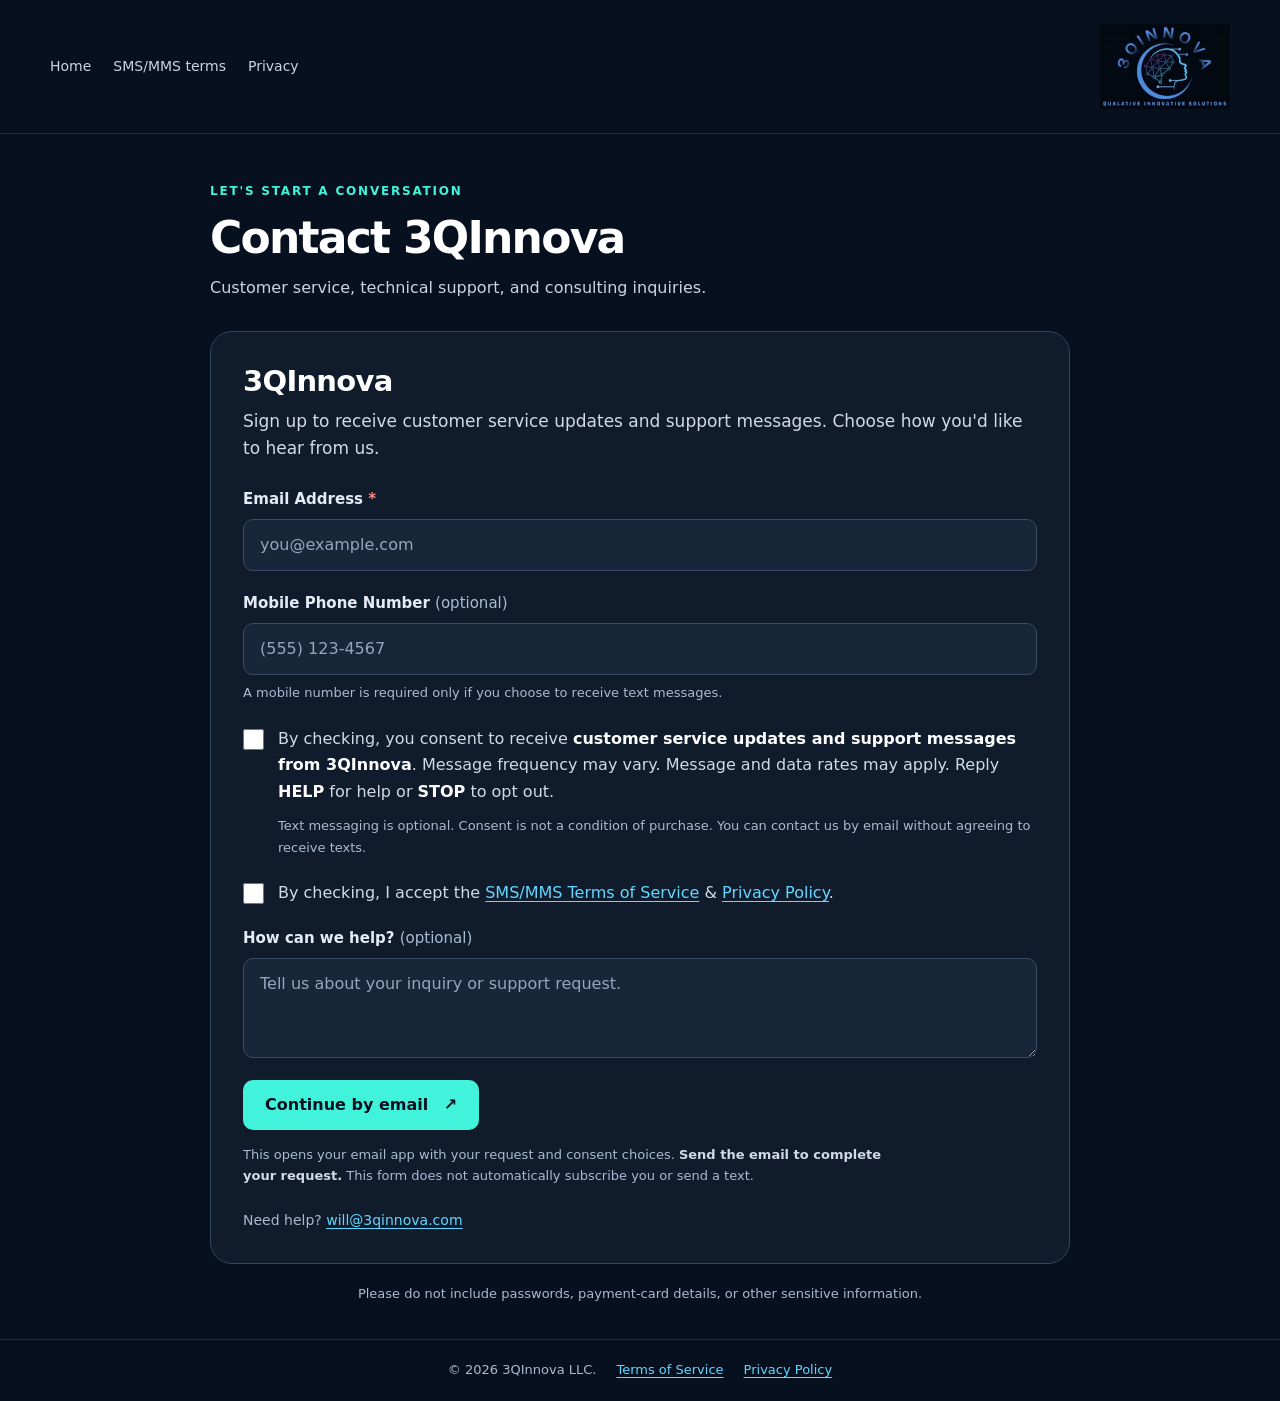
<file: Contact/index.html>
<!doctype html>
<html lang="en">
<head>
  <meta charset="utf-8">
  <meta name="viewport" content="width=device-width,initial-scale=1">
  <title>Contact &amp; Messaging Preferences | 3QInnova</title>
  <meta name="description" content="Contact 3QInnova about customer service and support, with optional consent to receive text messages.">
  <meta name="theme-color" content="#07101f">
  <link rel="canonical" href="https://3qinnova.com/Contact/">
  <link rel="stylesheet" href="/styles.css">
  <link rel="stylesheet" href="/contact.css">
  <script src="/contact.js" defer></script>
</head>
<body>
  <a class="skip-link" href="#main">Skip to content</a>
  <header class="contact-header"><div class="shell nav-wrap">
    <a class="brand" href="/" aria-label="3QInnova home"><img class="brand-logo" src="/assets/3qinnova-logo.jpeg" alt="" width="452" height="294"></a>
    <nav aria-label="Primary navigation"><a href="/">Home</a><a href="/SMS_MMS_Terms/">SMS/MMS terms</a><a href="/Privacy_Policy/">Privacy</a></nav>
  </div></header>
  <main class="contact-main" id="main">
    <section class="contact-intro"><p class="eyebrow">Let's start a conversation</p><h1>Contact 3QInnova</h1><p>Customer service, technical support, and consulting inquiries.</p></section>
    <section class="contact-form-section" aria-labelledby="form-title">
      <h2 id="form-title">3QInnova</h2>
      <p class="form-lede">Sign up to receive customer service updates and support messages. Choose how you'd like to hear from us.</p>
      <form id="contact-form" action="mailto:will@3qinnova.com" method="post" enctype="text/plain">
        <label class="field-label" for="email">Email Address <span aria-hidden="true">*</span></label>
        <input id="email" name="email" type="email" autocomplete="email" placeholder="you@example.com" required maxlength="254">
        <label class="field-label" for="phone">Mobile Phone Number <span class="optional">(optional)</span></label>
        <input id="phone" name="phone" type="tel" autocomplete="tel" placeholder="(555) 123-4567" maxlength="30" aria-describedby="phone-hint">
        <p class="field-hint" id="phone-hint">A mobile number is required only if you choose to receive text messages.</p>
        <div class="consent-row">
          <input id="sms-consent" name="sms_consent" type="checkbox" aria-describedby="consent-extra">
          <label for="sms-consent">By checking, you consent to receive <strong>customer service updates and support messages from 3QInnova</strong>. Message frequency may vary. Message and data rates may apply. Reply <strong>HELP</strong> for help or <strong>STOP</strong> to opt out.</label>
        </div>
        <p class="consent-extra" id="consent-extra">Text messaging is optional. Consent is not a condition of purchase. You can contact us by email without agreeing to receive texts.</p>
        <div class="consent-row terms-consent">
          <input id="terms-consent" name="terms_consent" type="checkbox" required>
          <label for="terms-consent">By checking, I accept the <a href="/SMS_MMS_Terms/" target="_blank" rel="noopener">SMS/MMS Terms of Service</a> &amp; <a href="/Privacy_Policy/" target="_blank" rel="noopener">Privacy Policy</a>.</label>
        </div>
        <label class="field-label" for="message">How can we help? <span class="optional">(optional)</span></label>
        <textarea id="message" name="message" rows="3" placeholder="Tell us about your inquiry or support request." maxlength="3000"></textarea>
        <p class="form-error" id="form-error" role="alert" hidden></p>
        <button class="submit-request" type="submit">Continue by email <span aria-hidden="true">↗</span></button>
        <p class="submit-explanation">This opens your email app with your request and consent choices. <strong>Send the email to complete your request.</strong> This form does not automatically subscribe you or send a text.</p>
        <p class="form-status" id="form-status" role="status" aria-live="polite" hidden></p>
      </form>
      <noscript><p>JavaScript is disabled. Email <a href="mailto:will@3qinnova.com">will@3qinnova.com</a> directly. This page does not automatically subscribe you to text messages.</p></noscript>
      <p class="contact-support">Need help? <a href="mailto:will@3qinnova.com">will@3qinnova.com</a></p>
    </section>
    <p class="contact-privacy">Please do not include passwords, payment-card details, or other sensitive information.</p>
  </main>
  <footer class="contact-footer"><span>© 2026 3QInnova LLC.</span><a href="/Terms_And_Conditions/">Terms of Service</a><a href="/Privacy_Policy/">Privacy Policy</a></footer>
</body>
</html>
</file>
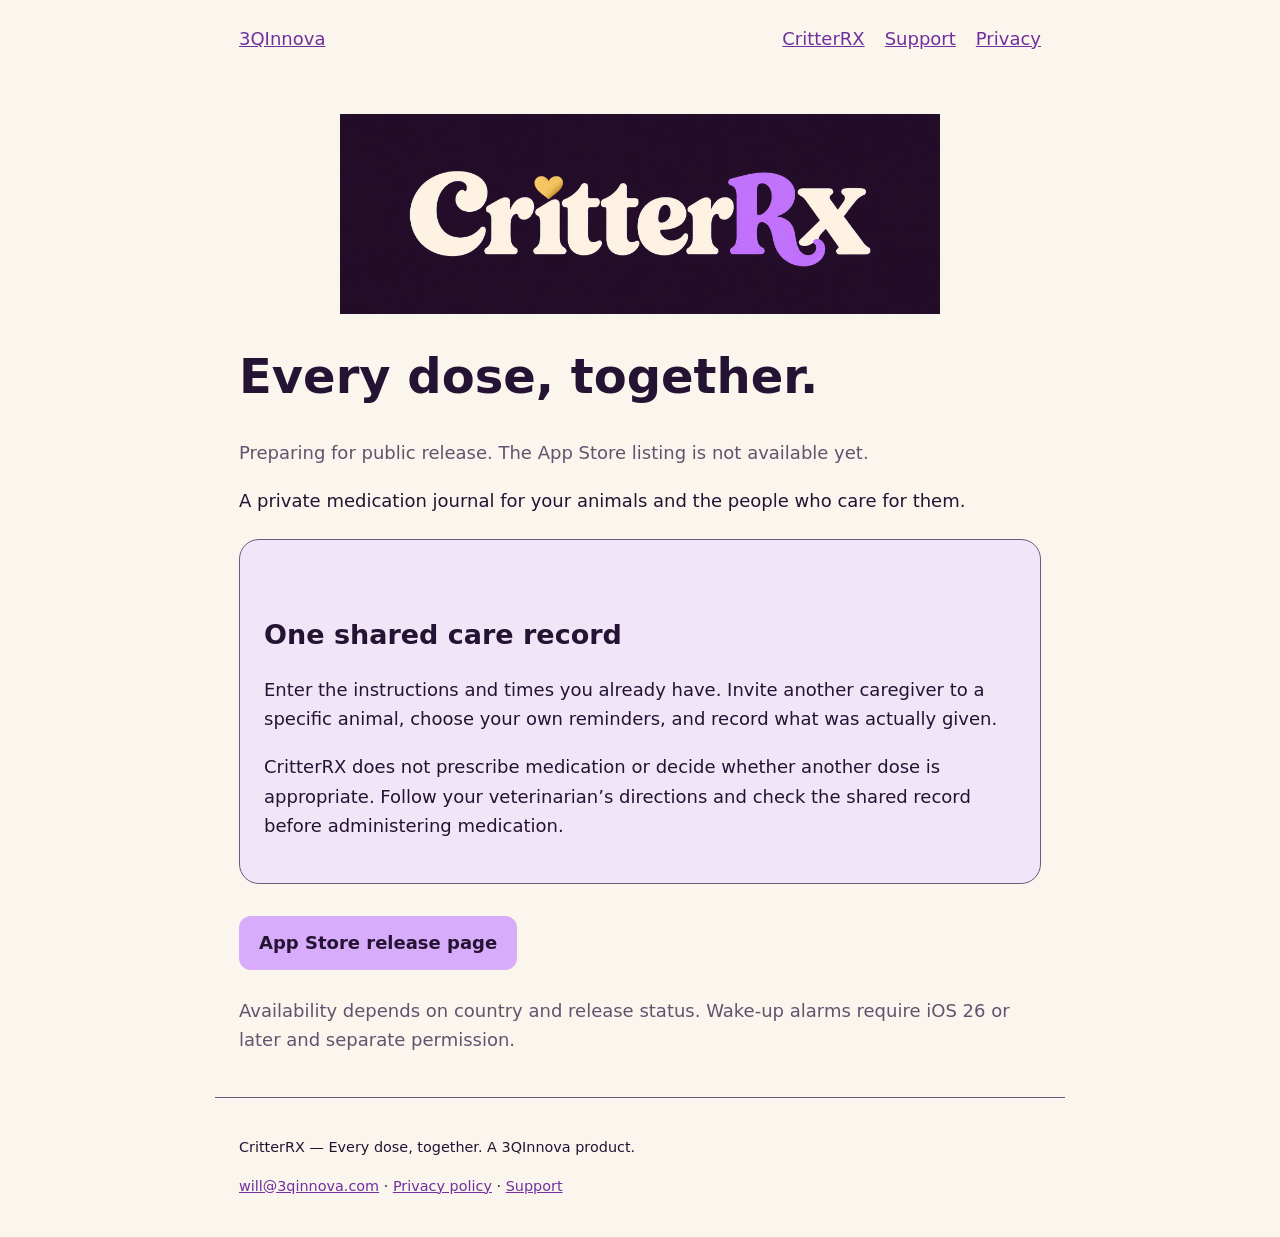
<file: CritterRX/index.html>
<!doctype html><html lang="en"><head><meta charset="utf-8"><meta name="viewport" content="width=device-width,initial-scale=1"><meta name="referrer" content="no-referrer"><meta http-equiv="Content-Security-Policy" content="default-src 'self'; script-src 'self'; style-src 'self'; img-src 'self'; connect-src 'none'; base-uri 'none'; form-action 'none'"><title>Every dose, together. | CritterRX</title><link rel="icon" href="/CritterRX/assets/icon.png"><link rel="stylesheet" href="/CritterRX/style.css"></head><body><a class="skip" href="#main">Skip to content</a><header><a href="/">3QInnova</a><nav aria-label="CritterRX"><a href="/CritterRX/">CritterRX</a><a href="/CritterRX/support/">Support</a><a href="/CritterRX/privacy/">Privacy</a></nav></header><main id="main"><img class="brand" src="/CritterRX/assets/wordmark.png" alt="CritterRX"><h1>Every dose, together.</h1><p class="muted">Preparing for public release. The App Store listing is not available yet.</p><p>A private medication journal for your animals and the people who care for them.</p><section><h2>One shared care record</h2><p>Enter the instructions and times you already have. Invite another caregiver to a specific animal, choose your own reminders, and record what was actually given.</p><p>CritterRX does not prescribe medication or decide whether another dose is appropriate. Follow your veterinarian’s directions and check the shared record before administering medication.</p></section><a class="button" href="https://apps.apple.com/app/id6835028629" rel="noreferrer">App Store release page</a><p class="muted">Availability depends on country and release status. Wake-up alarms require iOS 26 or later and separate permission.</p></main><footer><p>CritterRX — Every dose, together. A 3QInnova product.</p><p><a href="mailto:will@3qinnova.com">will@3qinnova.com</a> · <a href="/CritterRX/privacy/">Privacy policy</a> · <a href="/CritterRX/support/">Support</a></p></footer></body></html>
</file>
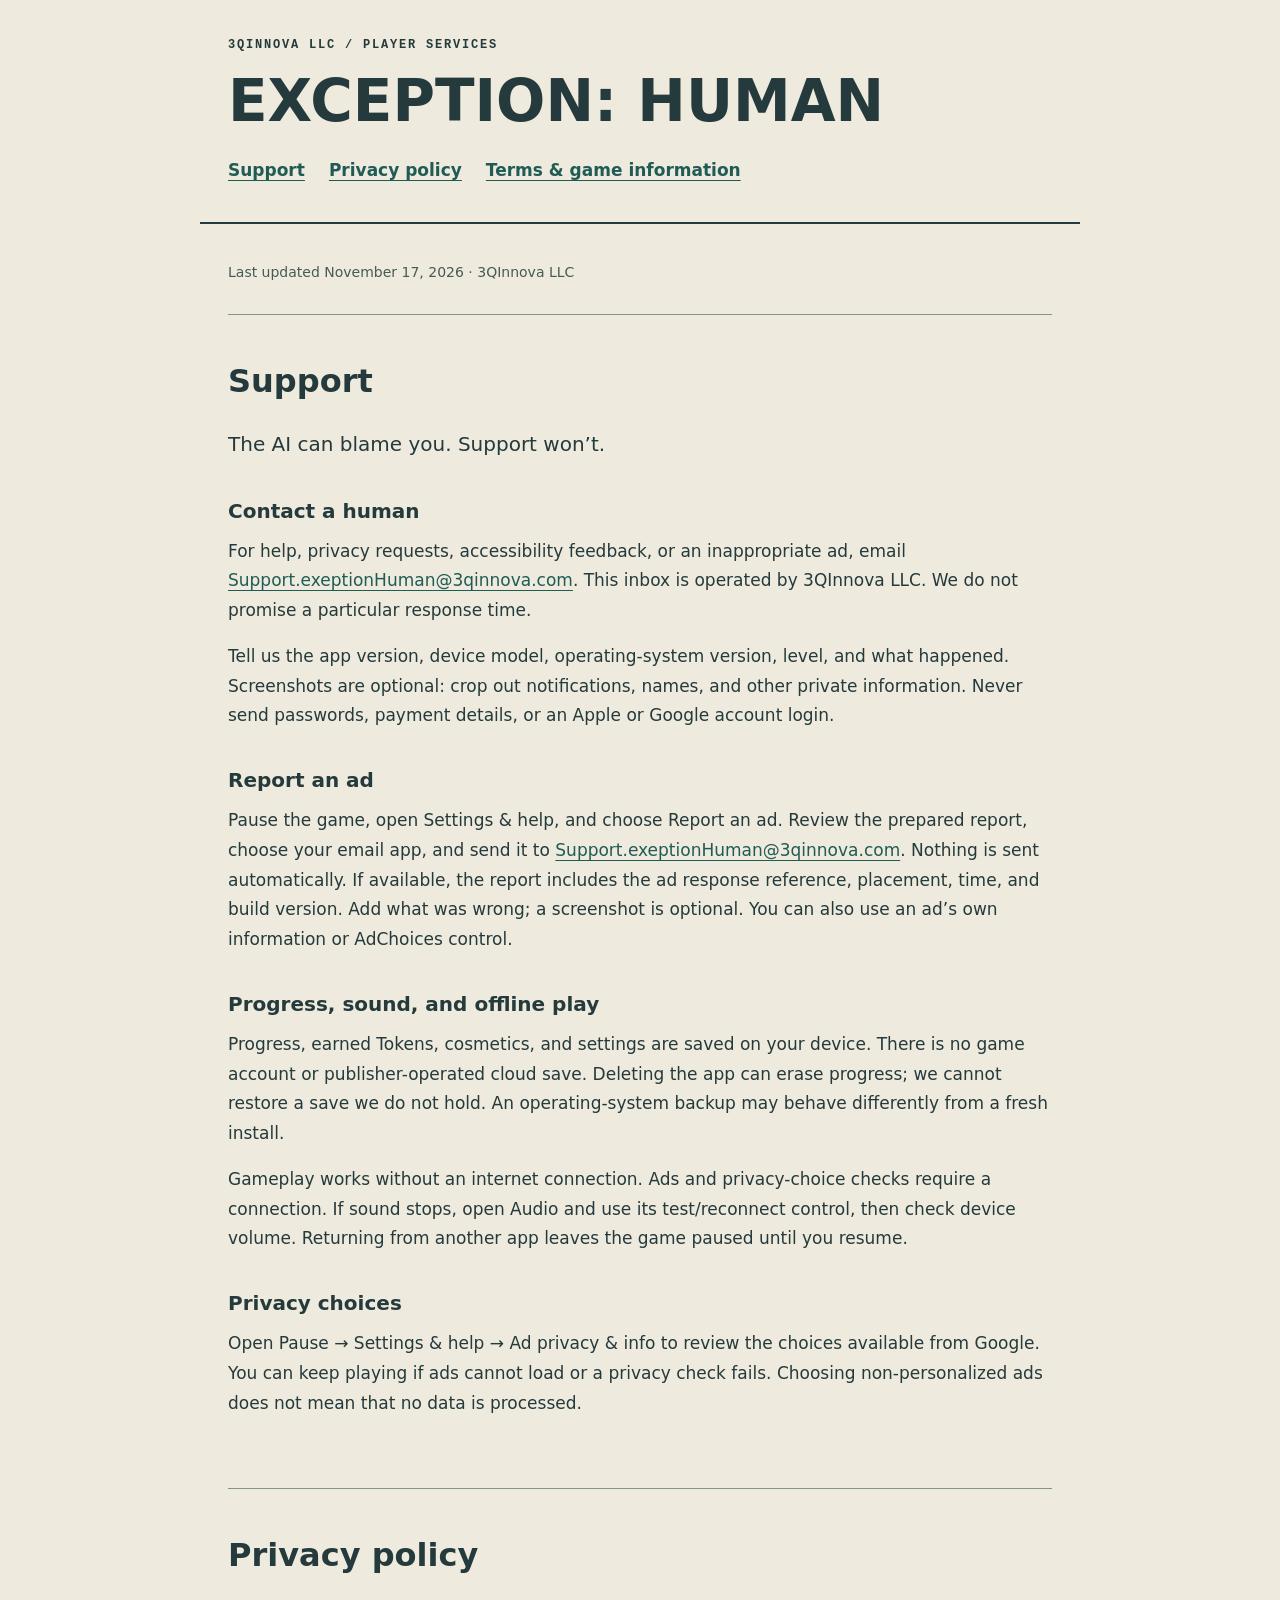
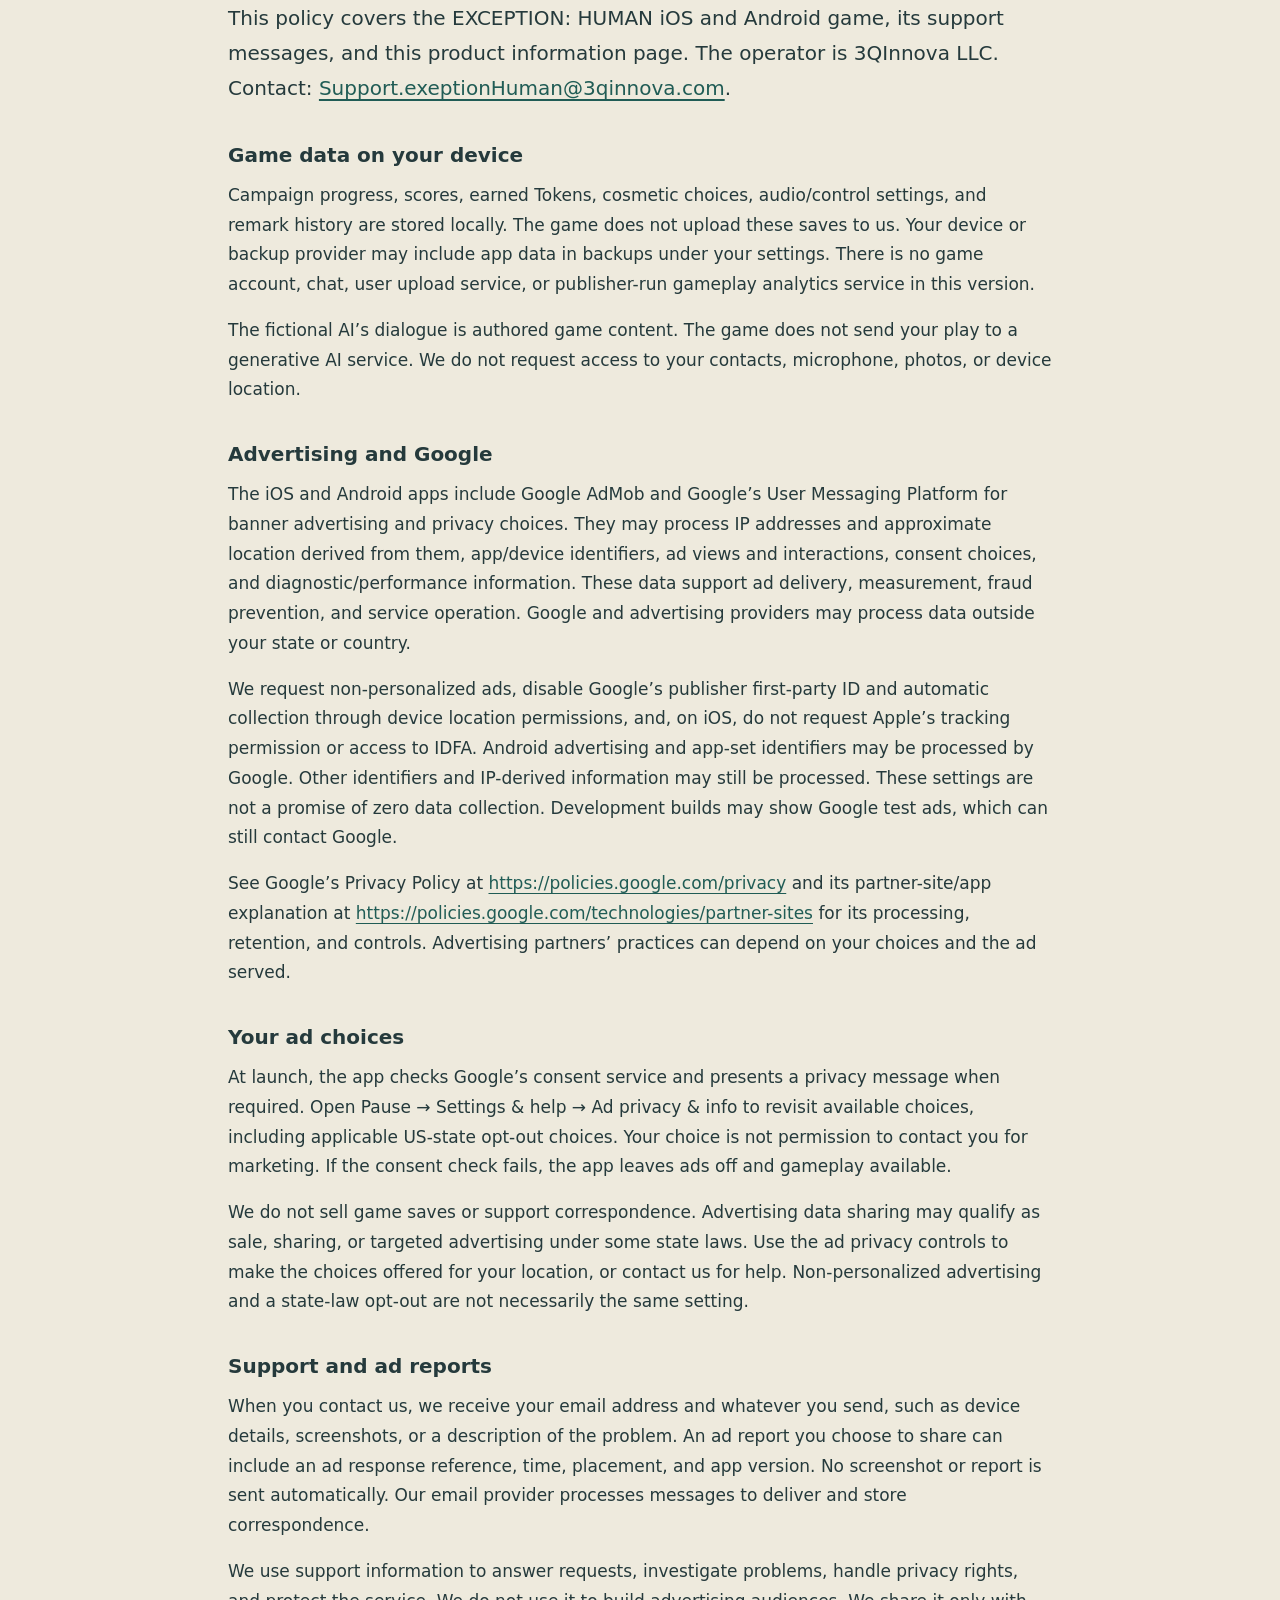
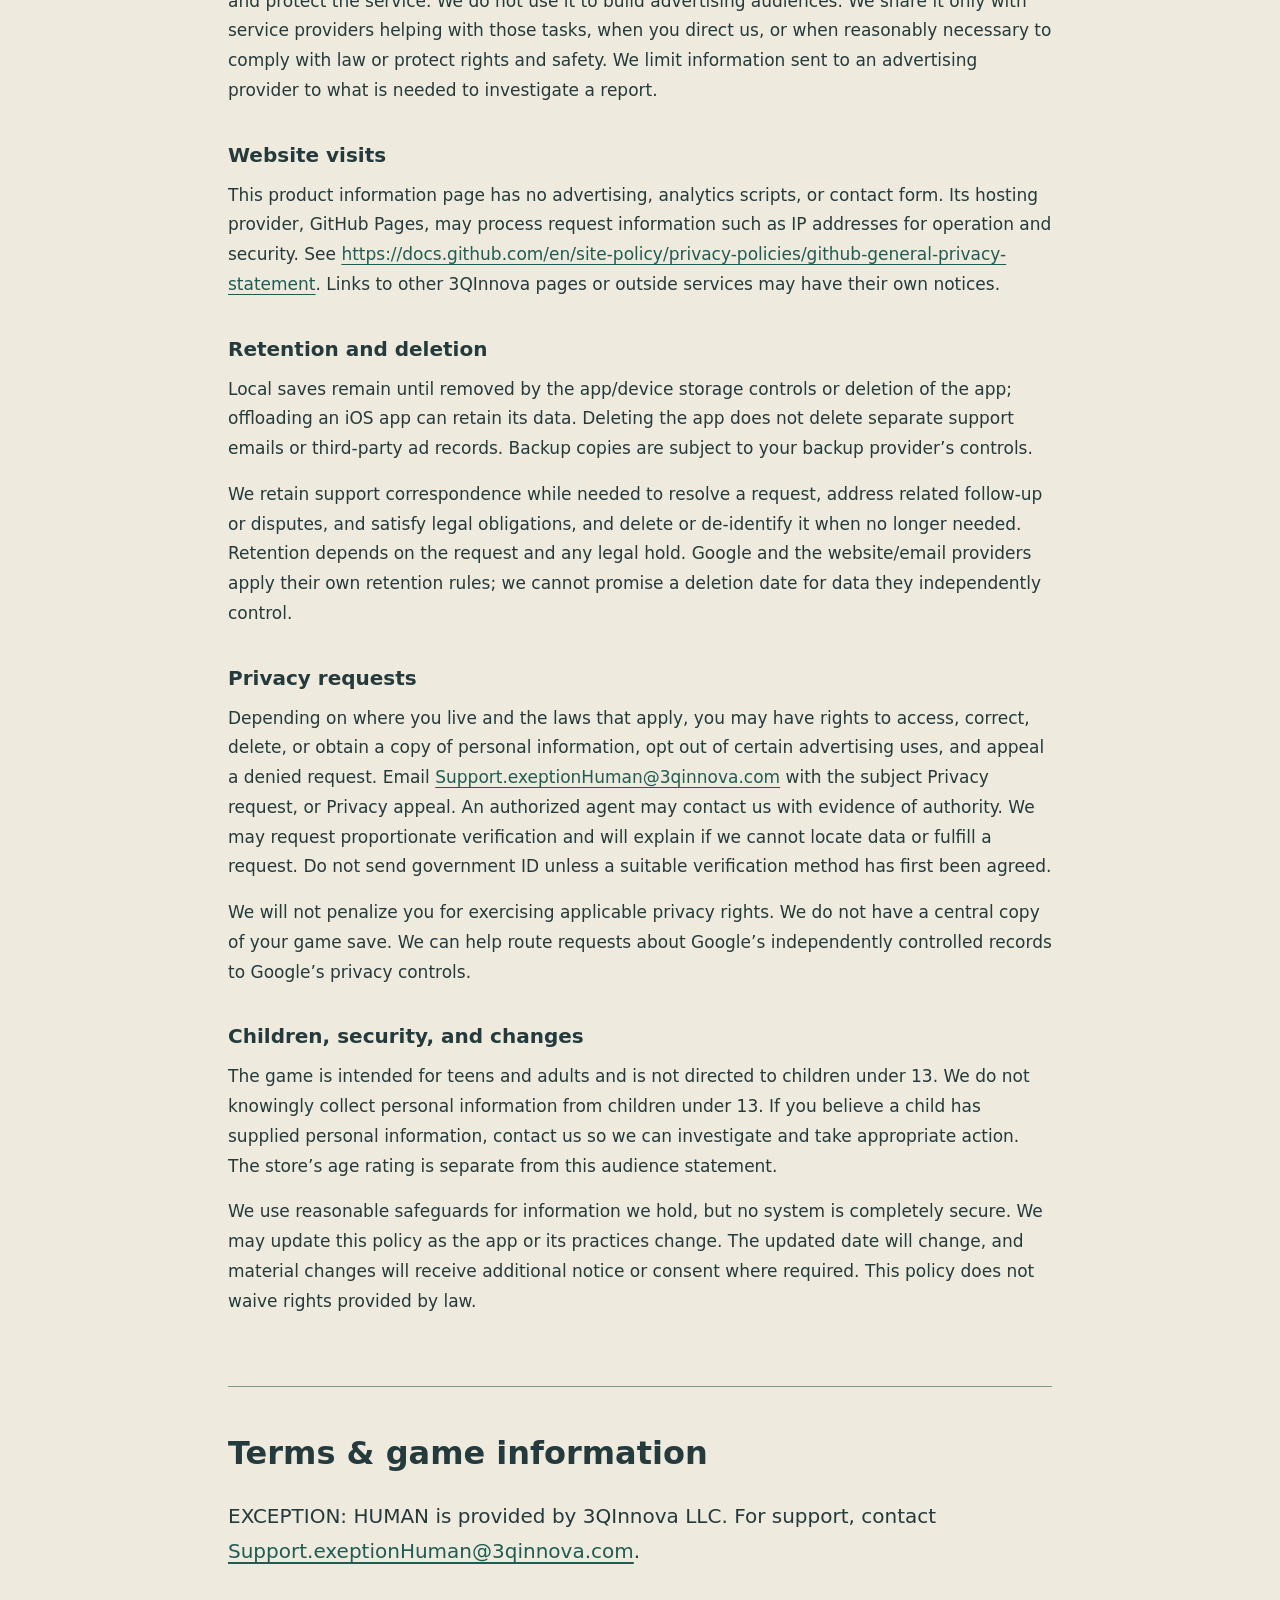
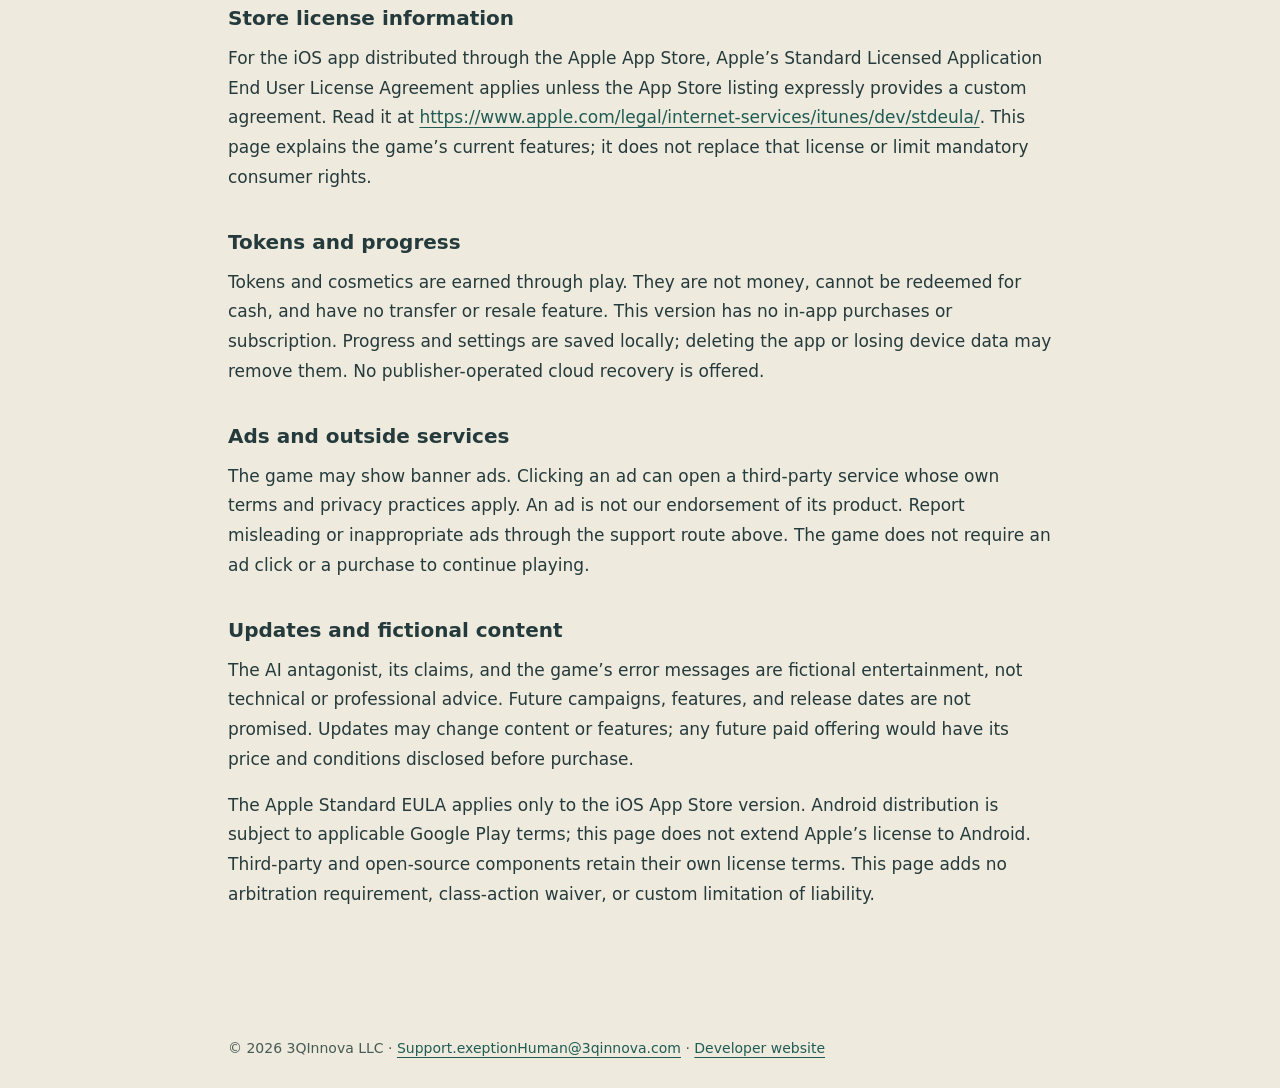
<file: exception-human-info/index.html>
<!doctype html><html lang="en"><head><meta charset="utf-8"><meta name="viewport" content="width=device-width,initial-scale=1"><meta name="description" content="EXCEPTION: HUMAN support, privacy policy and App Store license information from 3QInnova LLC."><meta name="referrer" content="no-referrer"><title>EXCEPTION: HUMAN — Support & Privacy</title><style>*{box-sizing:border-box}html{scroll-behavior:smooth;scroll-padding-top:24px}body{margin:0;background:#eeeadd;color:#253a3c;font:17px/1.75 system-ui,sans-serif}a{color:#205c55;text-underline-offset:4px;overflow-wrap:anywhere}a:focus-visible{outline:3px solid #9b4b29;outline-offset:5px}header,main,footer{max-width:880px;margin:auto;padding:28px}header{border-bottom:2px solid #253a3c}header p{font:700 12px/1.5 ui-monospace,monospace;letter-spacing:.15em}h1{font-size:clamp(32px,7vw,58px);line-height:1.1;margin:14px 0}nav{display:flex;flex-wrap:wrap;gap:10px 24px}nav a{padding:8px 0;font-weight:700}article{margin:30px 0 70px;border-top:1px solid #83948b;padding-top:20px}h2{font-size:32px;line-height:1.2}h3{font-size:20px;margin:32px 0 8px}p{margin:8px 0 16px}.intro{font-size:20px}.meta,footer{font-size:14px;color:#465b54}@media(max-width:480px){header,main,footer{padding:20px}body{font-size:16px}}@media print{body{background:white}nav{display:none}article{break-before:page}a{color:inherit}}</style></head><body><header><p>3QINNOVA LLC / PLAYER SERVICES</p><h1>EXCEPTION: HUMAN</h1><nav aria-label="Page sections"><a href="#support">Support</a><a href="#privacy">Privacy policy</a><a href="#terms">Terms &amp; game information</a></nav></header><main id="main"><p class="meta">Last updated November 17, 2026 · 3QInnova LLC</p><article id="support" aria-labelledby="support-title"><h2 id="support-title">Support</h2><p class="intro">The AI can blame you. Support won’t.</p><section><h3>Contact a human</h3><p>For help, privacy requests, accessibility feedback, or an inappropriate ad, email <a href="mailto:Support.exeptionHuman@3qinnova.com">Support.exeptionHuman@3qinnova.com</a>. This inbox is operated by 3QInnova LLC. We do not promise a particular response time.</p><p>Tell us the app version, device model, operating-system version, level, and what happened. Screenshots are optional: crop out notifications, names, and other private information. Never send passwords, payment details, or an Apple or Google account login.</p></section><section><h3>Report an ad</h3><p>Pause the game, open Settings &amp; help, and choose Report an ad. Review the prepared report, choose your email app, and send it to <a href="mailto:Support.exeptionHuman@3qinnova.com">Support.exeptionHuman@3qinnova.com</a>. Nothing is sent automatically. If available, the report includes the ad response reference, placement, time, and build version. Add what was wrong; a screenshot is optional. You can also use an ad’s own information or AdChoices control.</p></section><section><h3>Progress, sound, and offline play</h3><p>Progress, earned Tokens, cosmetics, and settings are saved on your device. There is no game account or publisher-operated cloud save. Deleting the app can erase progress; we cannot restore a save we do not hold. An operating-system backup may behave differently from a fresh install.</p><p>Gameplay works without an internet connection. Ads and privacy-choice checks require a connection. If sound stops, open Audio and use its test/reconnect control, then check device volume. Returning from another app leaves the game paused until you resume.</p></section><section><h3>Privacy choices</h3><p>Open Pause → Settings &amp; help → Ad privacy &amp; info to review the choices available from Google. You can keep playing if ads cannot load or a privacy check fails. Choosing non-personalized ads does not mean that no data is processed.</p></section></article><article id="privacy" aria-labelledby="privacy-title"><h2 id="privacy-title">Privacy policy</h2><p class="intro">This policy covers the EXCEPTION: HUMAN iOS and Android game, its support messages, and this product information page. The operator is 3QInnova LLC. Contact: <a href="mailto:Support.exeptionHuman@3qinnova.com">Support.exeptionHuman@3qinnova.com</a>.</p><section><h3>Game data on your device</h3><p>Campaign progress, scores, earned Tokens, cosmetic choices, audio/control settings, and remark history are stored locally. The game does not upload these saves to us. Your device or backup provider may include app data in backups under your settings. There is no game account, chat, user upload service, or publisher-run gameplay analytics service in this version.</p><p>The fictional AI’s dialogue is authored game content. The game does not send your play to a generative AI service. We do not request access to your contacts, microphone, photos, or device location.</p></section><section><h3>Advertising and Google</h3><p>The iOS and Android apps include Google AdMob and Google’s User Messaging Platform for banner advertising and privacy choices. They may process IP addresses and approximate location derived from them, app/device identifiers, ad views and interactions, consent choices, and diagnostic/performance information. These data support ad delivery, measurement, fraud prevention, and service operation. Google and advertising providers may process data outside your state or country.</p><p>We request non-personalized ads, disable Google’s publisher first-party ID and automatic collection through device location permissions, and, on iOS, do not request Apple’s tracking permission or access to IDFA. Android advertising and app-set identifiers may be processed by Google. Other identifiers and IP-derived information may still be processed. These settings are not a promise of zero data collection. Development builds may show Google test ads, which can still contact Google.</p><p>See Google’s Privacy Policy at <a href="https://policies.google.com/privacy" rel="noreferrer">https://policies.google.com/privacy</a> and its partner-site/app explanation at <a href="https://policies.google.com/technologies/partner-sites" rel="noreferrer">https://policies.google.com/technologies/partner-sites</a> for its processing, retention, and controls. Advertising partners’ practices can depend on your choices and the ad served.</p></section><section><h3>Your ad choices</h3><p>At launch, the app checks Google’s consent service and presents a privacy message when required. Open Pause → Settings &amp; help → Ad privacy &amp; info to revisit available choices, including applicable US-state opt-out choices. Your choice is not permission to contact you for marketing. If the consent check fails, the app leaves ads off and gameplay available.</p><p>We do not sell game saves or support correspondence. Advertising data sharing may qualify as sale, sharing, or targeted advertising under some state laws. Use the ad privacy controls to make the choices offered for your location, or contact us for help. Non-personalized advertising and a state-law opt-out are not necessarily the same setting.</p></section><section><h3>Support and ad reports</h3><p>When you contact us, we receive your email address and whatever you send, such as device details, screenshots, or a description of the problem. An ad report you choose to share can include an ad response reference, time, placement, and app version. No screenshot or report is sent automatically. Our email provider processes messages to deliver and store correspondence.</p><p>We use support information to answer requests, investigate problems, handle privacy rights, and protect the service. We do not use it to build advertising audiences. We share it only with service providers helping with those tasks, when you direct us, or when reasonably necessary to comply with law or protect rights and safety. We limit information sent to an advertising provider to what is needed to investigate a report.</p></section><section><h3>Website visits</h3><p>This product information page has no advertising, analytics scripts, or contact form. Its hosting provider, GitHub Pages, may process request information such as IP addresses for operation and security. See <a href="https://docs.github.com/en/site-policy/privacy-policies/github-general-privacy-statement" rel="noreferrer">https://docs.github.com/en/site-policy/privacy-policies/github-general-privacy-statement</a>. Links to other 3QInnova pages or outside services may have their own notices.</p></section><section><h3>Retention and deletion</h3><p>Local saves remain until removed by the app/device storage controls or deletion of the app; offloading an iOS app can retain its data. Deleting the app does not delete separate support emails or third-party ad records. Backup copies are subject to your backup provider’s controls.</p><p>We retain support correspondence while needed to resolve a request, address related follow-up or disputes, and satisfy legal obligations, and delete or de-identify it when no longer needed. Retention depends on the request and any legal hold. Google and the website/email providers apply their own retention rules; we cannot promise a deletion date for data they independently control.</p></section><section><h3>Privacy requests</h3><p>Depending on where you live and the laws that apply, you may have rights to access, correct, delete, or obtain a copy of personal information, opt out of certain advertising uses, and appeal a denied request. Email <a href="mailto:Support.exeptionHuman@3qinnova.com">Support.exeptionHuman@3qinnova.com</a> with the subject Privacy request, or Privacy appeal. An authorized agent may contact us with evidence of authority. We may request proportionate verification and will explain if we cannot locate data or fulfill a request. Do not send government ID unless a suitable verification method has first been agreed.</p><p>We will not penalize you for exercising applicable privacy rights. We do not have a central copy of your game save. We can help route requests about Google’s independently controlled records to Google’s privacy controls.</p></section><section><h3>Children, security, and changes</h3><p>The game is intended for teens and adults and is not directed to children under 13. We do not knowingly collect personal information from children under 13. If you believe a child has supplied personal information, contact us so we can investigate and take appropriate action. The store’s age rating is separate from this audience statement.</p><p>We use reasonable safeguards for information we hold, but no system is completely secure. We may update this policy as the app or its practices change. The updated date will change, and material changes will receive additional notice or consent where required. This policy does not waive rights provided by law.</p></section></article><article id="terms" aria-labelledby="terms-title"><h2 id="terms-title">Terms &amp; game information</h2><p class="intro">EXCEPTION: HUMAN is provided by 3QInnova LLC. For support, contact <a href="mailto:Support.exeptionHuman@3qinnova.com">Support.exeptionHuman@3qinnova.com</a>.</p><section><h3>Store license information</h3><p>For the iOS app distributed through the Apple App Store, Apple’s Standard Licensed Application End User License Agreement applies unless the App Store listing expressly provides a custom agreement. Read it at <a href="https://www.apple.com/legal/internet-services/itunes/dev/stdeula/" rel="noreferrer">https://www.apple.com/legal/internet-services/itunes/dev/stdeula/</a>. This page explains the game’s current features; it does not replace that license or limit mandatory consumer rights.</p></section><section><h3>Tokens and progress</h3><p>Tokens and cosmetics are earned through play. They are not money, cannot be redeemed for cash, and have no transfer or resale feature. This version has no in-app purchases or subscription. Progress and settings are saved locally; deleting the app or losing device data may remove them. No publisher-operated cloud recovery is offered.</p></section><section><h3>Ads and outside services</h3><p>The game may show banner ads. Clicking an ad can open a third-party service whose own terms and privacy practices apply. An ad is not our endorsement of its product. Report misleading or inappropriate ads through the support route above. The game does not require an ad click or a purchase to continue playing.</p></section><section><h3>Updates and fictional content</h3><p>The AI antagonist, its claims, and the game’s error messages are fictional entertainment, not technical or professional advice. Future campaigns, features, and release dates are not promised. Updates may change content or features; any future paid offering would have its price and conditions disclosed before purchase.</p><p>The Apple Standard EULA applies only to the iOS App Store version. Android distribution is subject to applicable Google Play terms; this page does not extend Apple’s license to Android. Third-party and open-source components retain their own license terms. This page adds no arbitration requirement, class-action waiver, or custom limitation of liability.</p></section></article></main><footer>© 2026 3QInnova LLC · <a href="mailto:Support.exeptionHuman@3qinnova.com">Support.exeptionHuman@3qinnova.com</a> · <a href="https://3qinnova.com/">Developer website</a></footer></body></html>
</file>
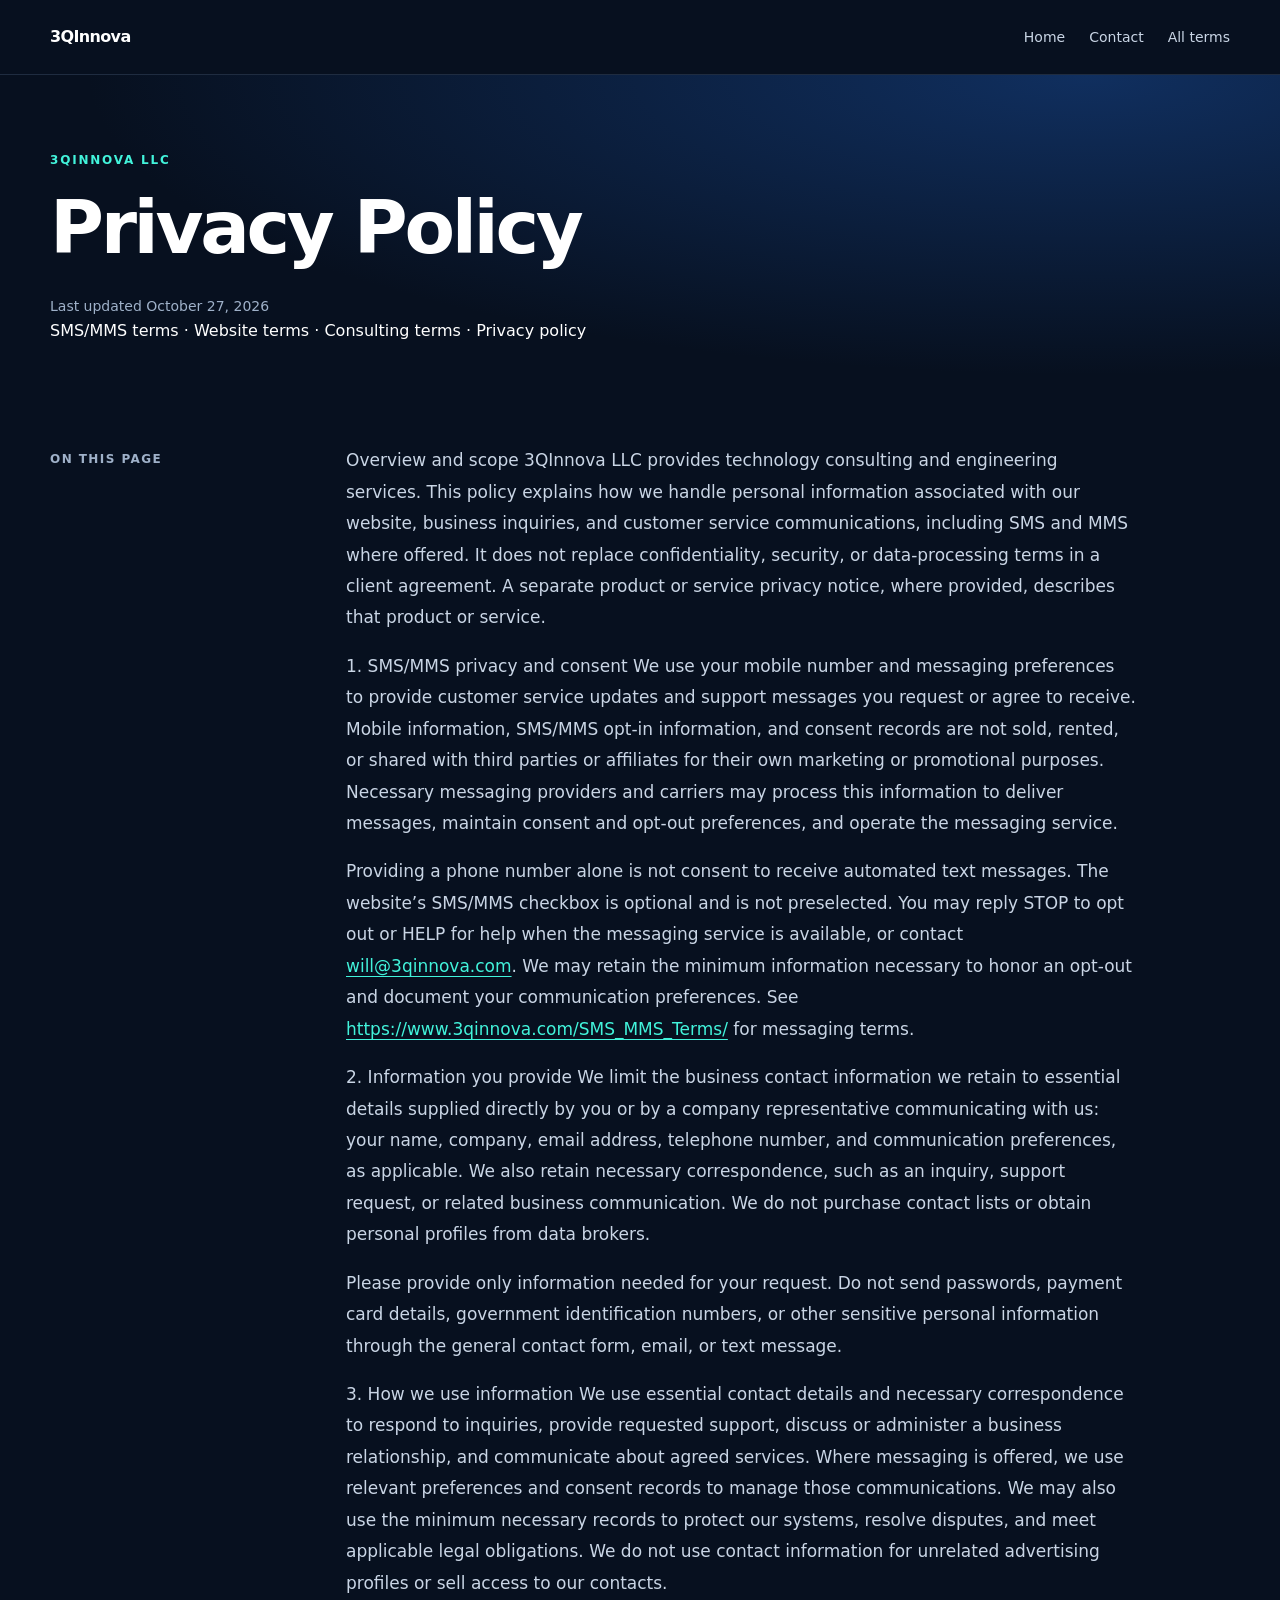
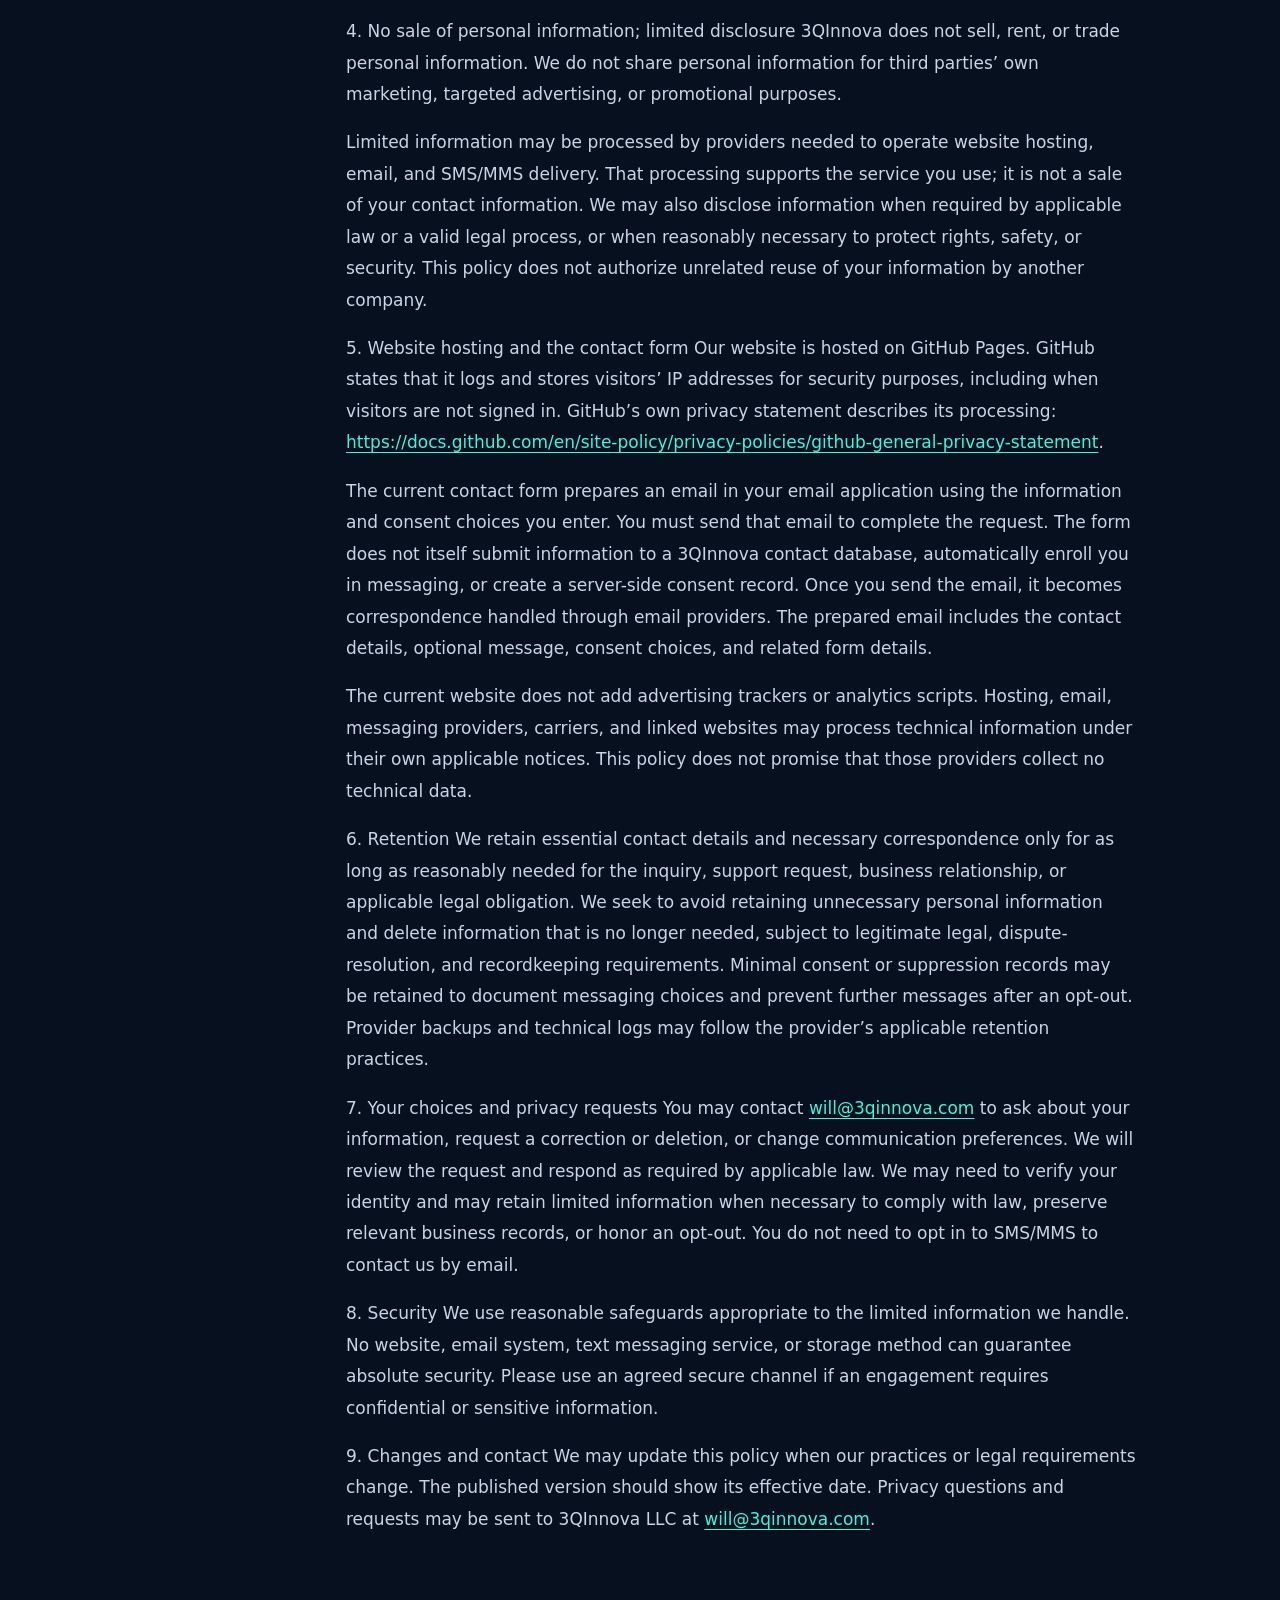
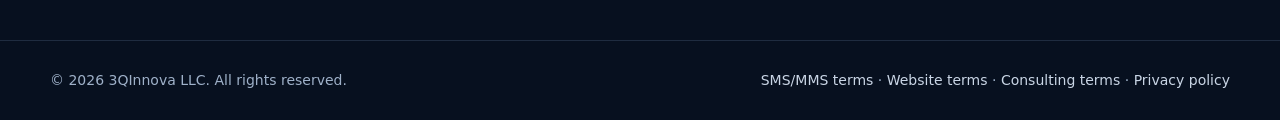
<file: Privacy_Policy/index.html>
<!doctype html><html lang="en"><head><meta charset="utf-8"><meta name="viewport" content="width=device-width,initial-scale=1"><title>Privacy Policy | 3QInnova</title><meta name="description" content="Privacy Policy for 3QInnova LLC."><link rel="canonical" href="https://3qinnova.com/Privacy_Policy/"><link rel="stylesheet" href="/styles.css"><style>
    .terms-header{position:static;border-bottom:1px solid var(--line);padding:24px 0}.terms-header nav{display:flex;gap:24px;align-items:center;font-size:14px}.terms-header nav a{color:#c9d5e5}.terms-header nav a:hover{color:var(--cyan)}
    .terms-hero{padding:76px 0 42px;background:radial-gradient(ellipse at 85% 0%,#102f5f,transparent 65%)}.terms-hero h1{max-width:900px;font-size:clamp(2.5rem,6vw,4.6rem);line-height:1.08;letter-spacing:-.045em;margin:0 0 24px}.terms-hero .intro{max-width:740px;color:#c9d5e5;font-size:19px}.terms-meta{color:var(--muted);font-size:14px;margin:28px 0 0}
    .draft-notice{border-left:3px solid var(--cyan);background:#10213e;padding:19px 24px;margin-top:32px;max-width:900px}.draft-notice p{margin:5px 0 0;color:#c9d5e5}.terms-layout{display:grid;grid-template-columns:220px minmax(0,1fr);gap:76px;padding:44px 0 88px}.terms-toc{align-self:start;position:sticky;top:28px}.terms-toc strong{font-size:12px;text-transform:uppercase;letter-spacing:.12em;color:var(--muted)}.terms-toc a{display:block;margin-top:13px;color:#c9d5e5;font-size:14px}.terms-toc a:hover{color:var(--cyan)}.terms-content{max-width:790px}.terms-content section{scroll-margin-top:30px;margin:0 0 42px}.terms-content h2{font-size:27px;letter-spacing:-.025em;line-height:1.3;margin:0 0 16px}.terms-content p,.terms-content li{color:#c9d5e5;font-size:17px;line-height:1.85}.terms-content ul{padding-left:24px}.terms-content li{margin-bottom:10px}.terms-content a{color:var(--cyan);text-decoration:underline;text-underline-offset:4px}.terms-content strong{color:var(--white)}.terms-content .keyword{font-family:ui-monospace,monospace;letter-spacing:.03em;color:var(--cyan);font-weight:700}.terms-footer{border-top:1px solid var(--line);padding:28px 0;color:var(--muted);font-size:14px}.terms-footer .shell{display:flex;justify-content:space-between;gap:20px;flex-wrap:wrap}.terms-footer a{color:#c9d5e5}.terms-content .sample{border-left:2px solid var(--line);padding-left:22px}
    @media(max-width:760px){.terms-header nav{gap:16px}.terms-header .nav-wrap{gap:14px}.terms-hero{padding-top:48px}.terms-layout{grid-template-columns:1fr;gap:32px;padding-top:24px}.terms-toc{position:static;padding-bottom:24px;border-bottom:1px solid var(--line)}.terms-toc a{display:inline-block;margin:12px 18px 0 0}.terms-header .brand-name{font-size:19px}.terms-header .brand-mark{width:32px}.terms-header nav a{font-size:13px}.terms-content h2{font-size:24px}.draft-notice{padding:16px 18px}}
    @media print{body{background:white;color:#111}.terms-header,.terms-toc,.terms-footer{display:none}.terms-hero{padding-top:0;background:none}.terms-layout{display:block;padding:0}.terms-content p,.terms-content li,.terms-hero .intro,.terms-meta,.draft-notice p{color:#222}.terms-content strong,.terms-content a,.terms-content .keyword{color:#111}.draft-notice{background:none;border-color:#111}.terms-content section{break-inside:avoid}}
   h2{scroll-margin-top:24px}</style></head><body><a class="skip-link" href="#main">Skip to content</a><header class="terms-header"><div class="shell nav-wrap"><a class="brand" href="/">3QInnova</a><nav aria-label="Primary navigation"><a href="/">Home</a><a href="/Contact/">Contact</a><a href="/Terms_And_Conditions/">All terms</a></nav></div></header><main id="main"><div class="terms-hero"><div class="shell"><p class="eyebrow">3QInnova LLC</p><h1>Privacy Policy</h1><p class="terms-meta">Last updated October 27, 2026</p><p><a href="/SMS_MMS_Terms/">SMS/MMS terms</a> · <a href="/Website_Terms/">Website terms</a> · <a href="/Consulting_Terms/">Consulting terms</a> · <a href="/Privacy_Policy/">Privacy policy</a></p></div></div><div class="shell terms-layout"><nav class="terms-toc" aria-label="On this page"><strong>On this page</strong></nav><article class="terms-content"><p>Overview and scope 3QInnova LLC provides technology consulting and engineering services. This policy explains how we handle personal information associated with our website, business inquiries, and customer service communications, including SMS and MMS where offered. It does not replace confidentiality, security, or data-processing terms in a client agreement. A separate product or service privacy notice, where provided, describes that product or service.</p><p>1. SMS/MMS privacy and consent We use your mobile number and messaging preferences to provide customer service updates and support messages you request or agree to receive. Mobile information, SMS/MMS opt-in information, and consent records are not sold, rented, or shared with third parties or affiliates for their own marketing or promotional purposes. Necessary messaging providers and carriers may process this information to deliver messages, maintain consent and opt-out preferences, and operate the messaging service.</p><p>Providing a phone number alone is not consent to receive automated text messages. The website’s SMS/MMS checkbox is optional and is not preselected. You may reply STOP to opt out or HELP for help when the messaging service is available, or contact <a href="mailto:will@3qinnova.com">will@3qinnova.com</a>. We may retain the minimum information necessary to honor an opt-out and document your communication preferences. See <a href="https://www.3qinnova.com/SMS_MMS_Terms/">https://www.3qinnova.com/SMS_MMS_Terms/</a> for messaging terms.</p><p>2. Information you provide We limit the business contact information we retain to essential details supplied directly by you or by a company representative communicating with us: your name, company, email address, telephone number, and communication preferences, as applicable. We also retain necessary correspondence, such as an inquiry, support request, or related business communication. We do not purchase contact lists or obtain personal profiles from data brokers.</p><p>Please provide only information needed for your request. Do not send passwords, payment card details, government identification numbers, or other sensitive personal information through the general contact form, email, or text message.</p><p>3. How we use information We use essential contact details and necessary correspondence to respond to inquiries, provide requested support, discuss or administer a business relationship, and communicate about agreed services. Where messaging is offered, we use relevant preferences and consent records to manage those communications. We may also use the minimum necessary records to protect our systems, resolve disputes, and meet applicable legal obligations. We do not use contact information for unrelated advertising profiles or sell access to our contacts.</p><p>4. No sale of personal information; limited disclosure 3QInnova does not sell, rent, or trade personal information. We do not share personal information for third parties’ own marketing, targeted advertising, or promotional purposes.</p><p>Limited information may be processed by providers needed to operate website hosting, email, and SMS/MMS delivery. That processing supports the service you use; it is not a sale of your contact information. We may also disclose information when required by applicable law or a valid legal process, or when reasonably necessary to protect rights, safety, or security. This policy does not authorize unrelated reuse of your information by another company.</p><p>5. Website hosting and the contact form Our website is hosted on GitHub Pages. GitHub states that it logs and stores visitors’ IP addresses for security purposes, including when visitors are not signed in. GitHub’s own privacy statement describes its processing: <a href="https://docs.github.com/en/site-policy/privacy-policies/github-general-privacy-statement">https://docs.github.com/en/site-policy/privacy-policies/github-general-privacy-statement</a>.</p><p>The current contact form prepares an email in your email application using the information and consent choices you enter. You must send that email to complete the request. The form does not itself submit information to a 3QInnova contact database, automatically enroll you in messaging, or create a server-side consent record. Once you send the email, it becomes correspondence handled through email providers. The prepared email includes the contact details, optional message, consent choices, and related form details.</p><p>The current website does not add advertising trackers or analytics scripts. Hosting, email, messaging providers, carriers, and linked websites may process technical information under their own applicable notices. This policy does not promise that those providers collect no technical data.</p><p>6. Retention We retain essential contact details and necessary correspondence only for as long as reasonably needed for the inquiry, support request, business relationship, or applicable legal obligation. We seek to avoid retaining unnecessary personal information and delete information that is no longer needed, subject to legitimate legal, dispute-resolution, and recordkeeping requirements. Minimal consent or suppression records may be retained to document messaging choices and prevent further messages after an opt-out. Provider backups and technical logs may follow the provider’s applicable retention practices.</p><p>7. Your choices and privacy requests You may contact <a href="mailto:will@3qinnova.com">will@3qinnova.com</a> to ask about your information, request a correction or deletion, or change communication preferences. We will review the request and respond as required by applicable law. We may need to verify your identity and may retain limited information when necessary to comply with law, preserve relevant business records, or honor an opt-out. You do not need to opt in to SMS/MMS to contact us by email.</p><p>8. Security We use reasonable safeguards appropriate to the limited information we handle. No website, email system, text messaging service, or storage method can guarantee absolute security. Please use an agreed secure channel if an engagement requires confidential or sensitive information.</p><p>9. Changes and contact We may update this policy when our practices or legal requirements change. The published version should show its effective date. Privacy questions and requests may be sent to 3QInnova LLC at <a href="mailto:will@3qinnova.com">will@3qinnova.com</a>.</p></article></div></main><footer class="terms-footer"><div class="shell"><span>© 2026 3QInnova LLC. All rights reserved.</span><span><a href="/SMS_MMS_Terms/">SMS/MMS terms</a> · <a href="/Website_Terms/">Website terms</a> · <a href="/Consulting_Terms/">Consulting terms</a> · <a href="/Privacy_Policy/">Privacy policy</a></span></div></footer></body></html>
</file>
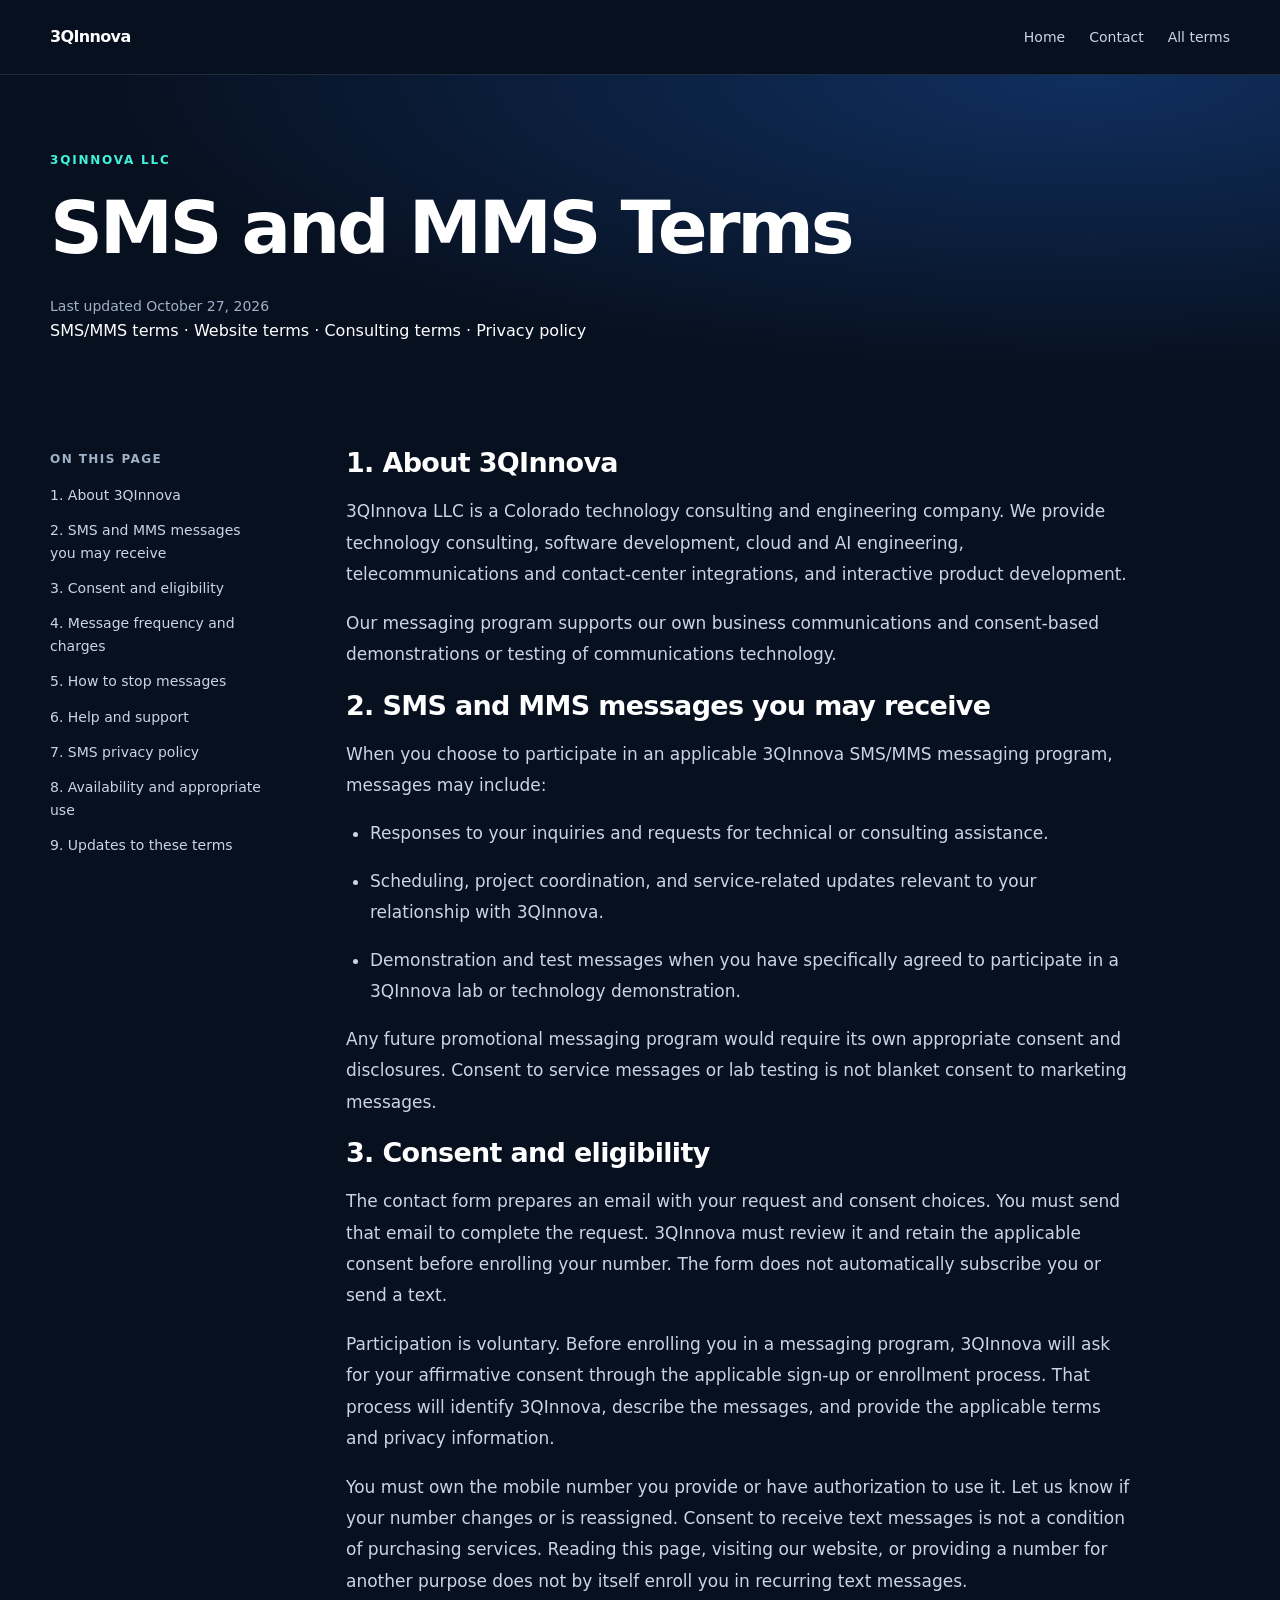
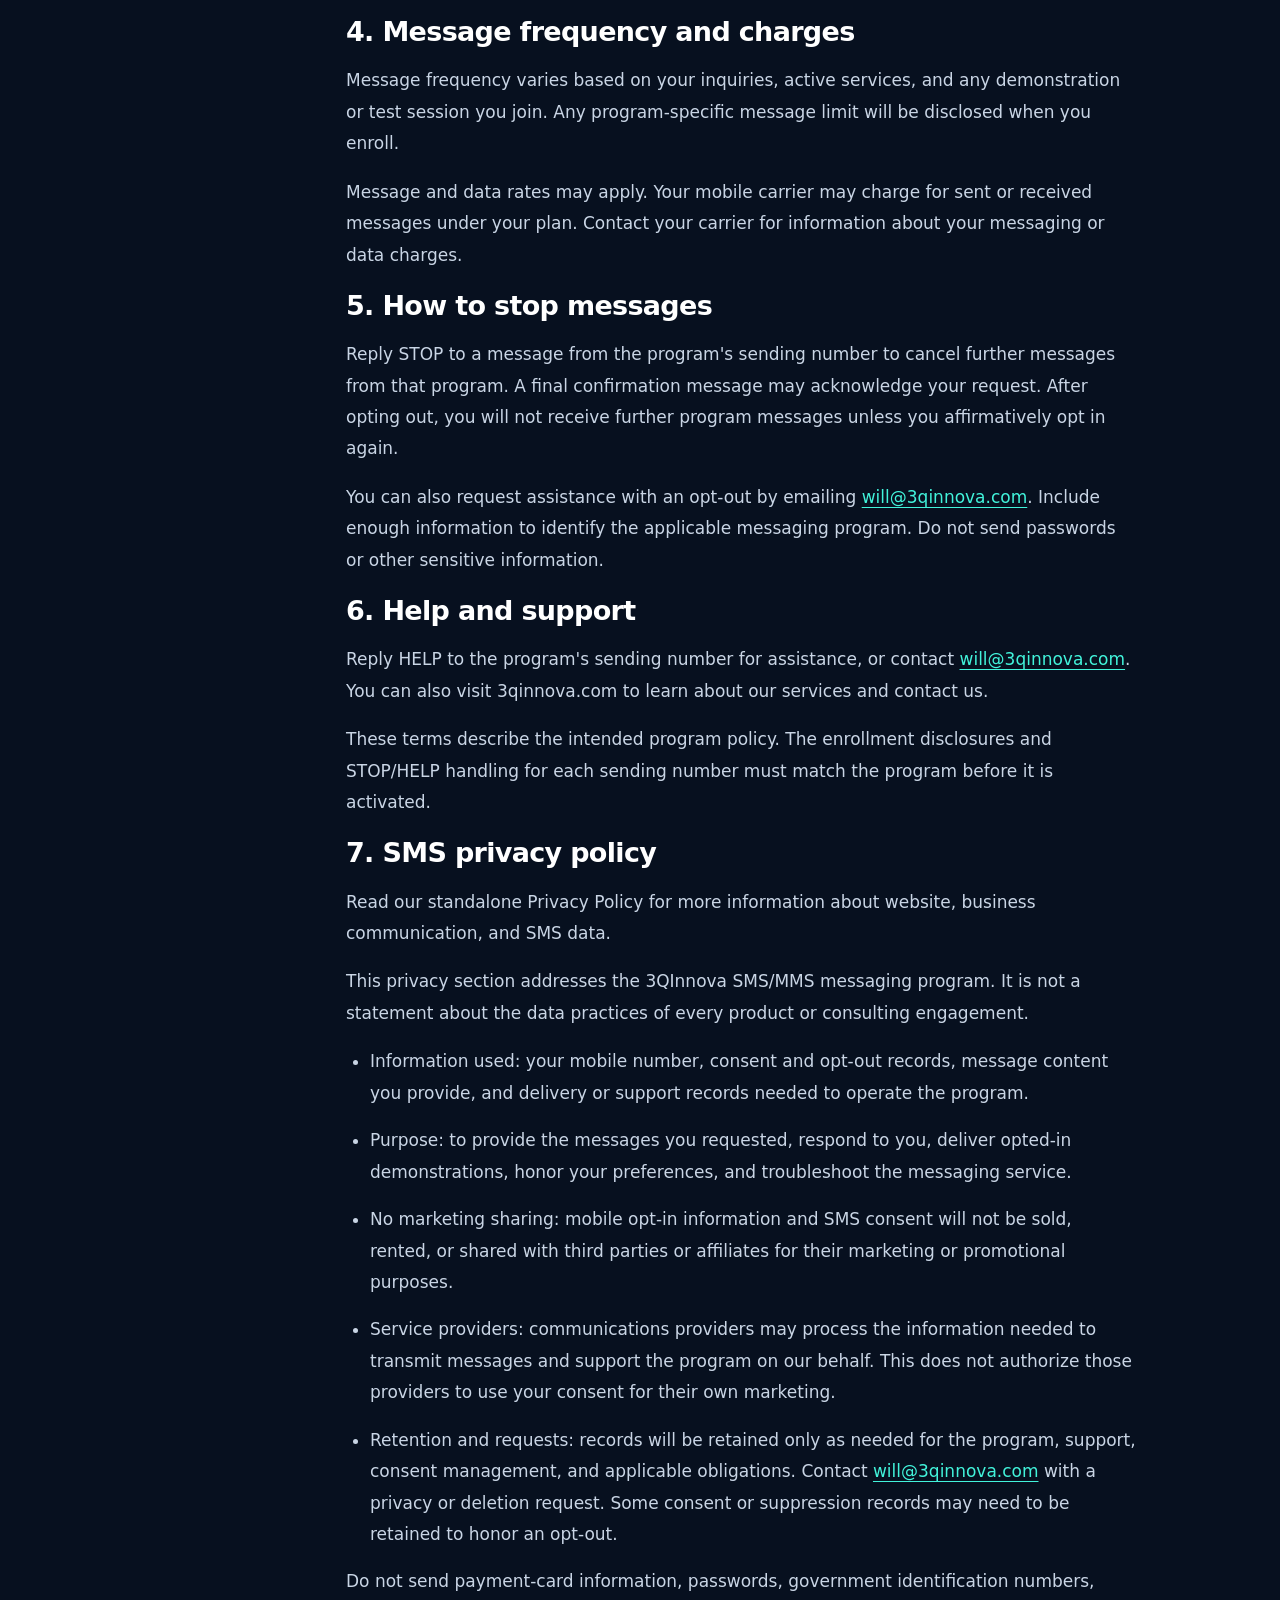
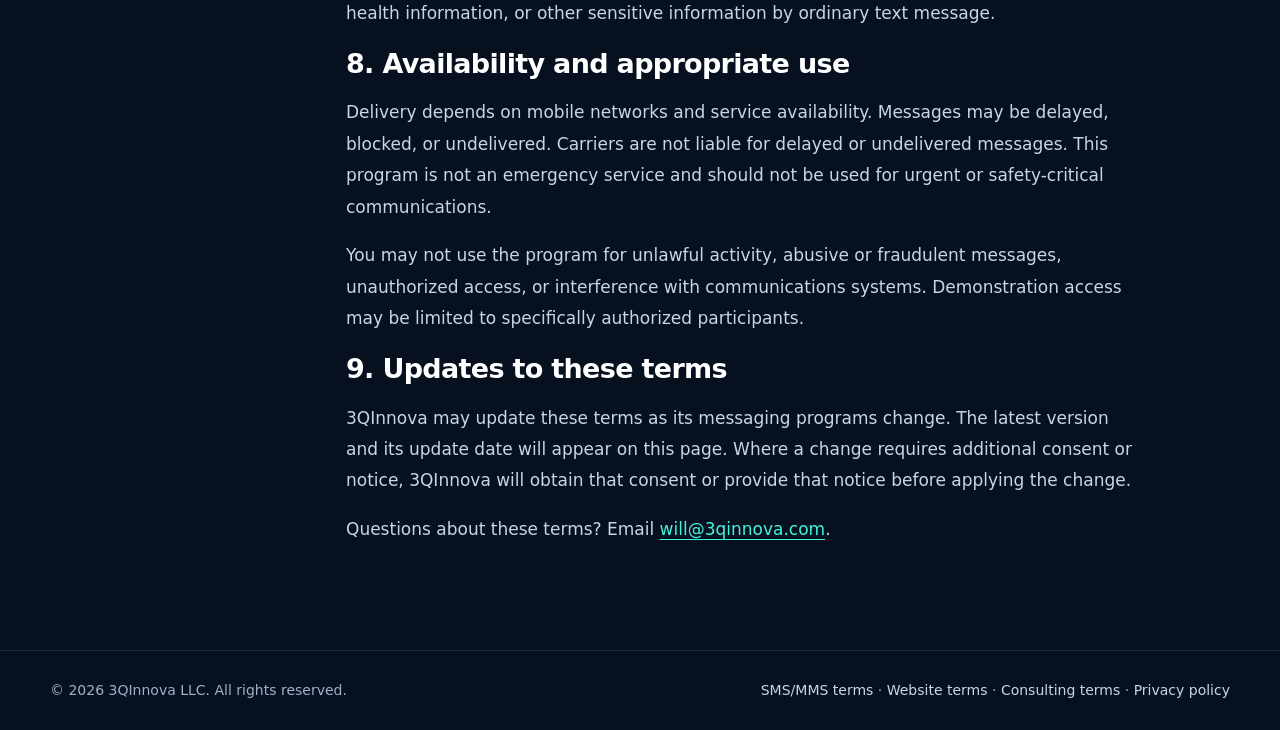
<file: SMS_MMS_Terms/index.html>
<!doctype html><html lang="en"><head><meta charset="utf-8"><meta name="viewport" content="width=device-width,initial-scale=1"><title>SMS and MMS Terms | 3QInnova</title><meta name="description" content="SMS and MMS Terms for 3QInnova LLC."><link rel="canonical" href="https://3qinnova.com/SMS_MMS_Terms/"><link rel="stylesheet" href="/styles.css"><style>
    .terms-header{position:static;border-bottom:1px solid var(--line);padding:24px 0}.terms-header nav{display:flex;gap:24px;align-items:center;font-size:14px}.terms-header nav a{color:#c9d5e5}.terms-header nav a:hover{color:var(--cyan)}
    .terms-hero{padding:76px 0 42px;background:radial-gradient(ellipse at 85% 0%,#102f5f,transparent 65%)}.terms-hero h1{max-width:900px;font-size:clamp(2.5rem,6vw,4.6rem);line-height:1.08;letter-spacing:-.045em;margin:0 0 24px}.terms-hero .intro{max-width:740px;color:#c9d5e5;font-size:19px}.terms-meta{color:var(--muted);font-size:14px;margin:28px 0 0}
    .draft-notice{border-left:3px solid var(--cyan);background:#10213e;padding:19px 24px;margin-top:32px;max-width:900px}.draft-notice p{margin:5px 0 0;color:#c9d5e5}.terms-layout{display:grid;grid-template-columns:220px minmax(0,1fr);gap:76px;padding:44px 0 88px}.terms-toc{align-self:start;position:sticky;top:28px}.terms-toc strong{font-size:12px;text-transform:uppercase;letter-spacing:.12em;color:var(--muted)}.terms-toc a{display:block;margin-top:13px;color:#c9d5e5;font-size:14px}.terms-toc a:hover{color:var(--cyan)}.terms-content{max-width:790px}.terms-content section{scroll-margin-top:30px;margin:0 0 42px}.terms-content h2{font-size:27px;letter-spacing:-.025em;line-height:1.3;margin:0 0 16px}.terms-content p,.terms-content li{color:#c9d5e5;font-size:17px;line-height:1.85}.terms-content ul{padding-left:24px}.terms-content li{margin-bottom:10px}.terms-content a{color:var(--cyan);text-decoration:underline;text-underline-offset:4px}.terms-content strong{color:var(--white)}.terms-content .keyword{font-family:ui-monospace,monospace;letter-spacing:.03em;color:var(--cyan);font-weight:700}.terms-footer{border-top:1px solid var(--line);padding:28px 0;color:var(--muted);font-size:14px}.terms-footer .shell{display:flex;justify-content:space-between;gap:20px;flex-wrap:wrap}.terms-footer a{color:#c9d5e5}.terms-content .sample{border-left:2px solid var(--line);padding-left:22px}
    @media(max-width:760px){.terms-header nav{gap:16px}.terms-header .nav-wrap{gap:14px}.terms-hero{padding-top:48px}.terms-layout{grid-template-columns:1fr;gap:32px;padding-top:24px}.terms-toc{position:static;padding-bottom:24px;border-bottom:1px solid var(--line)}.terms-toc a{display:inline-block;margin:12px 18px 0 0}.terms-header .brand-name{font-size:19px}.terms-header .brand-mark{width:32px}.terms-header nav a{font-size:13px}.terms-content h2{font-size:24px}.draft-notice{padding:16px 18px}}
    @media print{body{background:white;color:#111}.terms-header,.terms-toc,.terms-footer{display:none}.terms-hero{padding-top:0;background:none}.terms-layout{display:block;padding:0}.terms-content p,.terms-content li,.terms-hero .intro,.terms-meta,.draft-notice p{color:#222}.terms-content strong,.terms-content a,.terms-content .keyword{color:#111}.draft-notice{background:none;border-color:#111}.terms-content section{break-inside:avoid}}
   h2{scroll-margin-top:24px}</style></head><body><a class="skip-link" href="#main">Skip to content</a><header class="terms-header"><div class="shell nav-wrap"><a class="brand" href="/">3QInnova</a><nav aria-label="Primary navigation"><a href="/">Home</a><a href="/Contact/">Contact</a><a href="/Terms_And_Conditions/">All terms</a></nav></div></header><main id="main"><div class="terms-hero"><div class="shell"><p class="eyebrow">3QInnova LLC</p><h1>SMS and MMS Terms</h1><p class="terms-meta">Last updated October 27, 2026</p><p><a href="/SMS_MMS_Terms/">SMS/MMS terms</a> · <a href="/Website_Terms/">Website terms</a> · <a href="/Consulting_Terms/">Consulting terms</a> · <a href="/Privacy_Policy/">Privacy policy</a></p></div></div><div class="shell terms-layout"><nav class="terms-toc" aria-label="On this page"><strong>On this page</strong><a href="#SMS_MMS_Terms-section-1">1. About 3QInnova</a><a href="#SMS_MMS_Terms-section-2">2. SMS and MMS messages you may receive</a><a href="#SMS_MMS_Terms-section-3">3. Consent and eligibility</a><a href="#SMS_MMS_Terms-section-4">4. Message frequency and charges</a><a href="#SMS_MMS_Terms-section-5">5. How to stop messages</a><a href="#SMS_MMS_Terms-section-6">6. Help and support</a><a href="#SMS_MMS_Terms-section-7">7. SMS privacy policy</a><a href="#SMS_MMS_Terms-section-8">8. Availability and appropriate use</a><a href="#SMS_MMS_Terms-section-9">9. Updates to these terms</a></nav><article class="terms-content"><h2 id="SMS_MMS_Terms-section-1">1. About 3QInnova</h2><p>3QInnova LLC is a Colorado technology consulting and engineering company. We provide technology consulting, software development, cloud and AI engineering, telecommunications and contact-center integrations, and interactive product development.</p><p>Our messaging program supports our own business communications and consent-based demonstrations or testing of communications technology.</p><h2 id="SMS_MMS_Terms-section-2">2. SMS and MMS messages you may receive</h2><p>When you choose to participate in an applicable 3QInnova SMS/MMS messaging program, messages may include:</p><ul><li>Responses to your inquiries and requests for technical or consulting assistance.</li></ul><ul><li>Scheduling, project coordination, and service-related updates relevant to your relationship with 3QInnova.</li></ul><ul><li>Demonstration and test messages when you have specifically agreed to participate in a 3QInnova lab or technology demonstration.</li></ul><p>Any future promotional messaging program would require its own appropriate consent and disclosures. Consent to service messages or lab testing is not blanket consent to marketing messages.</p><h2 id="SMS_MMS_Terms-section-3">3. Consent and eligibility</h2><p>The contact form prepares an email with your request and consent choices. You must send that email to complete the request. 3QInnova must review it and retain the applicable consent before enrolling your number. The form does not automatically subscribe you or send a text.</p><p>Participation is voluntary. Before enrolling you in a messaging program, 3QInnova will ask for your affirmative consent through the applicable sign-up or enrollment process. That process will identify 3QInnova, describe the messages, and provide the applicable terms and privacy information.</p><p>You must own the mobile number you provide or have authorization to use it. Let us know if your number changes or is reassigned. Consent to receive text messages is not a condition of purchasing services. Reading this page, visiting our website, or providing a number for another purpose does not by itself enroll you in recurring text messages.</p><h2 id="SMS_MMS_Terms-section-4">4. Message frequency and charges</h2><p>Message frequency varies based on your inquiries, active services, and any demonstration or test session you join. Any program-specific message limit will be disclosed when you enroll.</p><p>Message and data rates may apply. Your mobile carrier may charge for sent or received messages under your plan. Contact your carrier for information about your messaging or data charges.</p><h2 id="SMS_MMS_Terms-section-5">5. How to stop messages</h2><p>Reply STOP to a message from the program&#x27;s sending number to cancel further messages from that program. A final confirmation message may acknowledge your request. After opting out, you will not receive further program messages unless you affirmatively opt in again.</p><p>You can also request assistance with an opt-out by emailing <a href="mailto:will@3qinnova.com">will@3qinnova.com</a>. Include enough information to identify the applicable messaging program. Do not send passwords or other sensitive information.</p><h2 id="SMS_MMS_Terms-section-6">6. Help and support</h2><p>Reply HELP to the program&#x27;s sending number for assistance, or contact <a href="mailto:will@3qinnova.com">will@3qinnova.com</a>. You can also visit 3qinnova.com to learn about our services and contact us.</p><p>These terms describe the intended program policy. The enrollment disclosures and STOP/HELP handling for each sending number must match the program before it is activated.</p><h2 id="SMS_MMS_Terms-section-7">7. SMS privacy policy</h2><p>Read our standalone Privacy Policy for more information about website, business communication, and SMS data.</p><p>This privacy section addresses the 3QInnova SMS/MMS messaging program. It is not a statement about the data practices of every product or consulting engagement.</p><ul><li>Information used: your mobile number, consent and opt-out records, message content you provide, and delivery or support records needed to operate the program.</li></ul><ul><li>Purpose: to provide the messages you requested, respond to you, deliver opted-in demonstrations, honor your preferences, and troubleshoot the messaging service.</li></ul><ul><li>No marketing sharing: mobile opt-in information and SMS consent will not be sold, rented, or shared with third parties or affiliates for their marketing or promotional purposes.</li></ul><ul><li>Service providers: communications providers may process the information needed to transmit messages and support the program on our behalf. This does not authorize those providers to use your consent for their own marketing.</li></ul><ul><li>Retention and requests: records will be retained only as needed for the program, support, consent management, and applicable obligations. Contact <a href="mailto:will@3qinnova.com">will@3qinnova.com</a> with a privacy or deletion request. Some consent or suppression records may need to be retained to honor an opt-out.</li></ul><p>Do not send payment-card information, passwords, government identification numbers, health information, or other sensitive information by ordinary text message.</p><h2 id="SMS_MMS_Terms-section-8">8. Availability and appropriate use</h2><p>Delivery depends on mobile networks and service availability. Messages may be delayed, blocked, or undelivered. Carriers are not liable for delayed or undelivered messages. This program is not an emergency service and should not be used for urgent or safety-critical communications.</p><p>You may not use the program for unlawful activity, abusive or fraudulent messages, unauthorized access, or interference with communications systems. Demonstration access may be limited to specifically authorized participants.</p><h2 id="SMS_MMS_Terms-section-9">9. Updates to these terms</h2><p>3QInnova may update these terms as its messaging programs change. The latest version and its update date will appear on this page. Where a change requires additional consent or notice, 3QInnova will obtain that consent or provide that notice before applying the change.</p><p>Questions about these terms? Email <a href="mailto:will@3qinnova.com">will@3qinnova.com</a>.</p></article></div></main><footer class="terms-footer"><div class="shell"><span>© 2026 3QInnova LLC. All rights reserved.</span><span><a href="/SMS_MMS_Terms/">SMS/MMS terms</a> · <a href="/Website_Terms/">Website terms</a> · <a href="/Consulting_Terms/">Consulting terms</a> · <a href="/Privacy_Policy/">Privacy policy</a></span></div></footer></body></html>
</file>
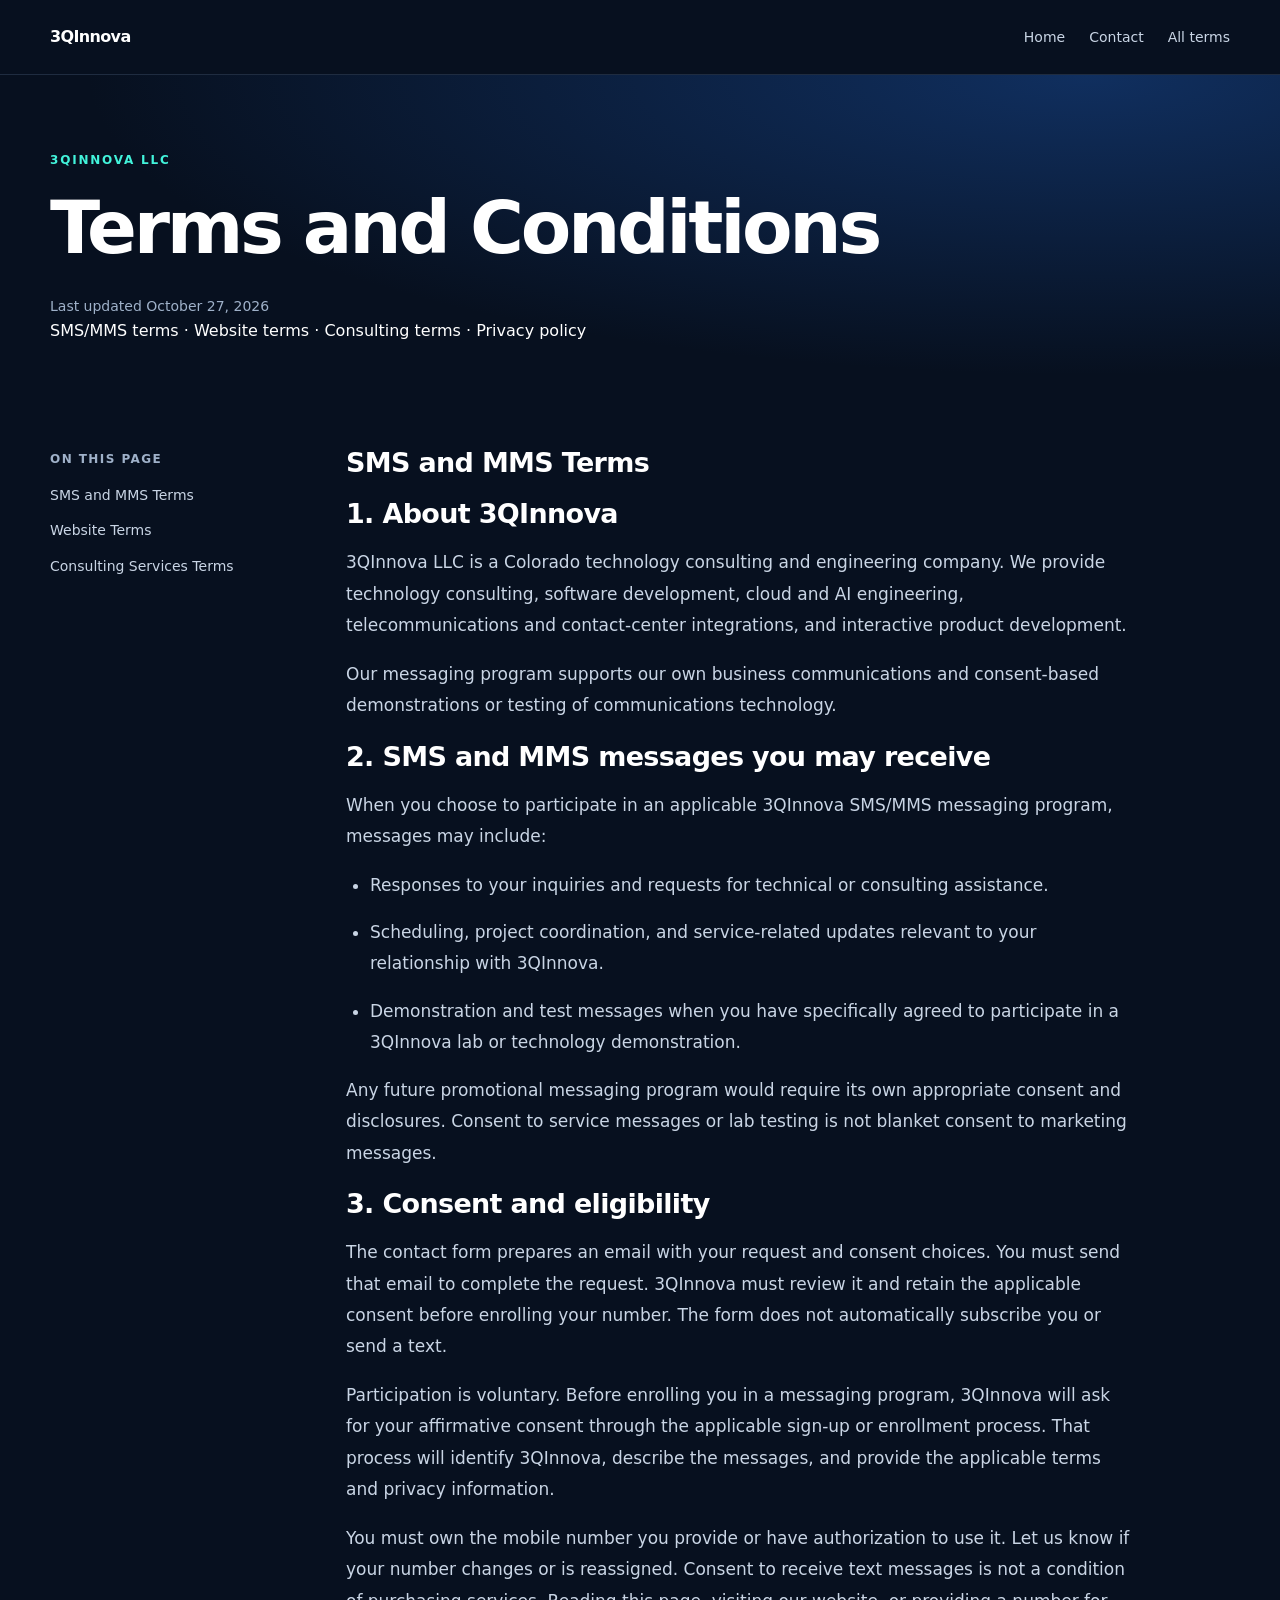
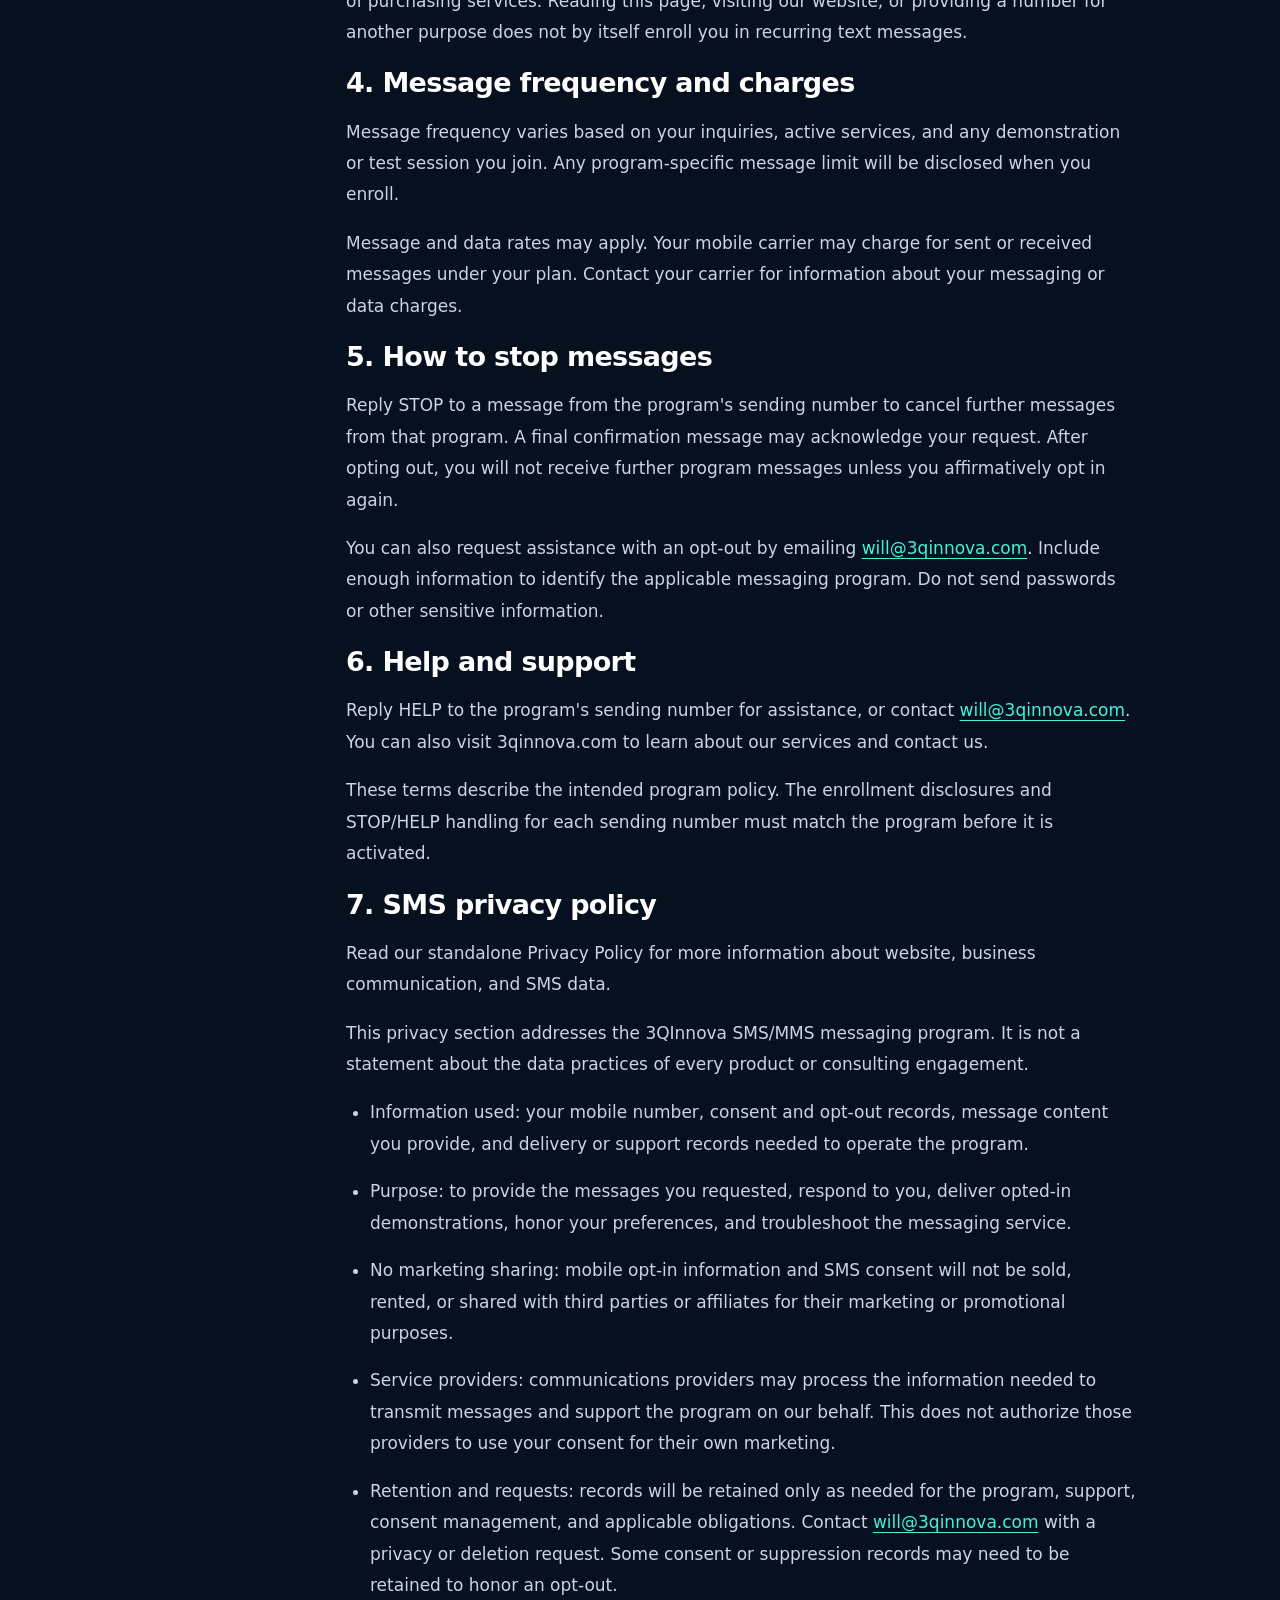
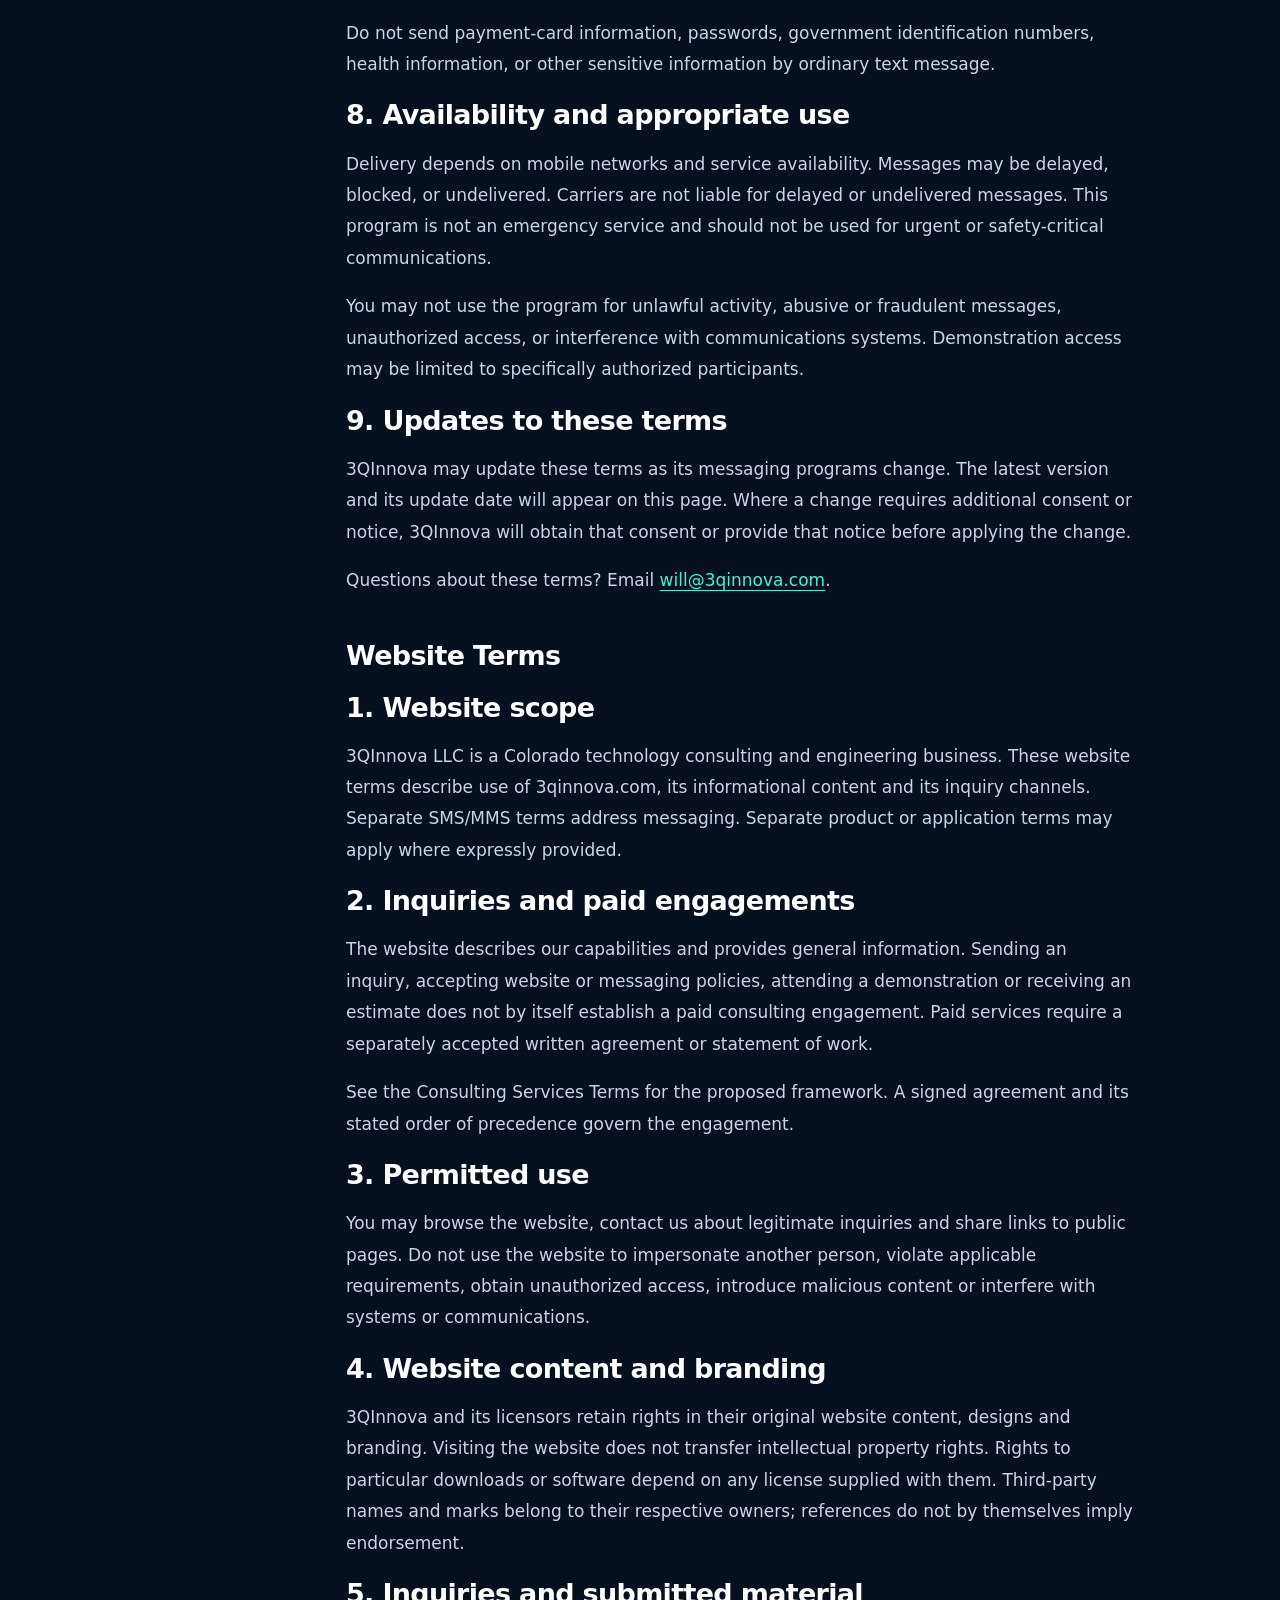
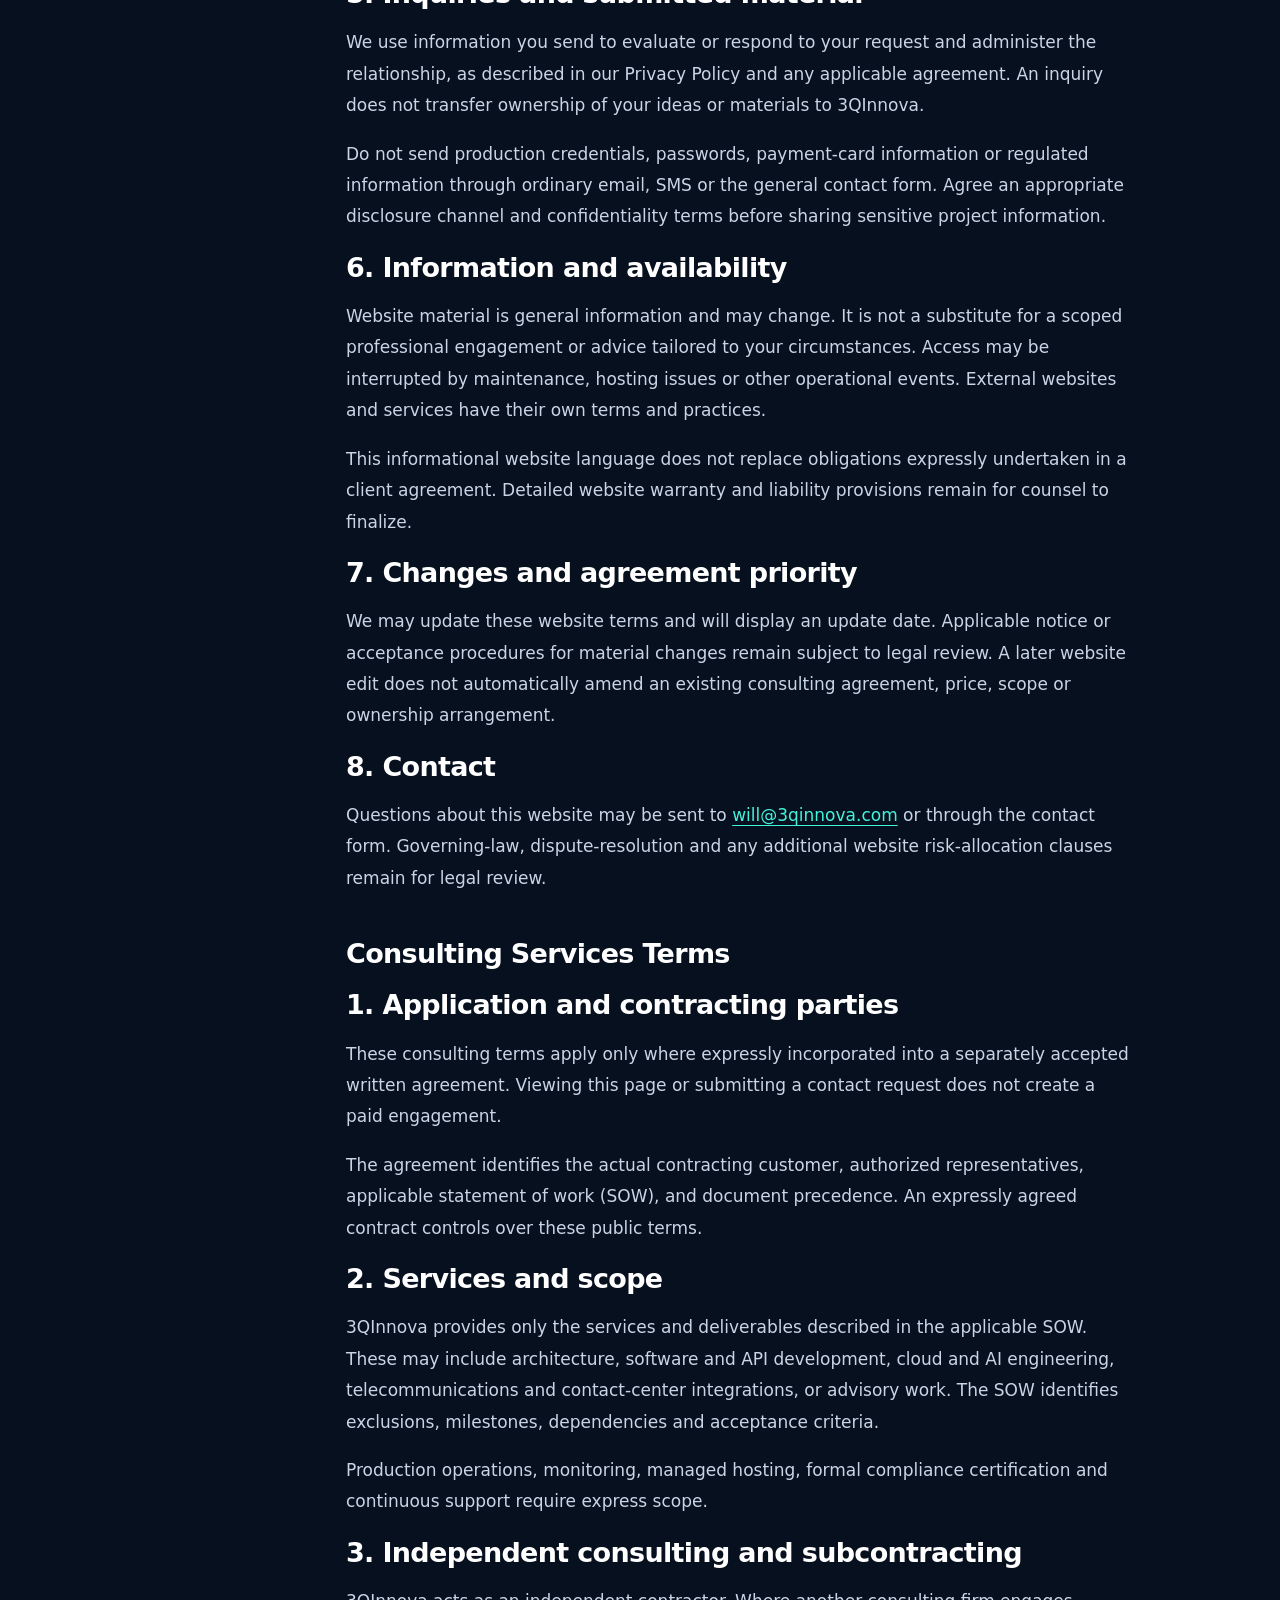
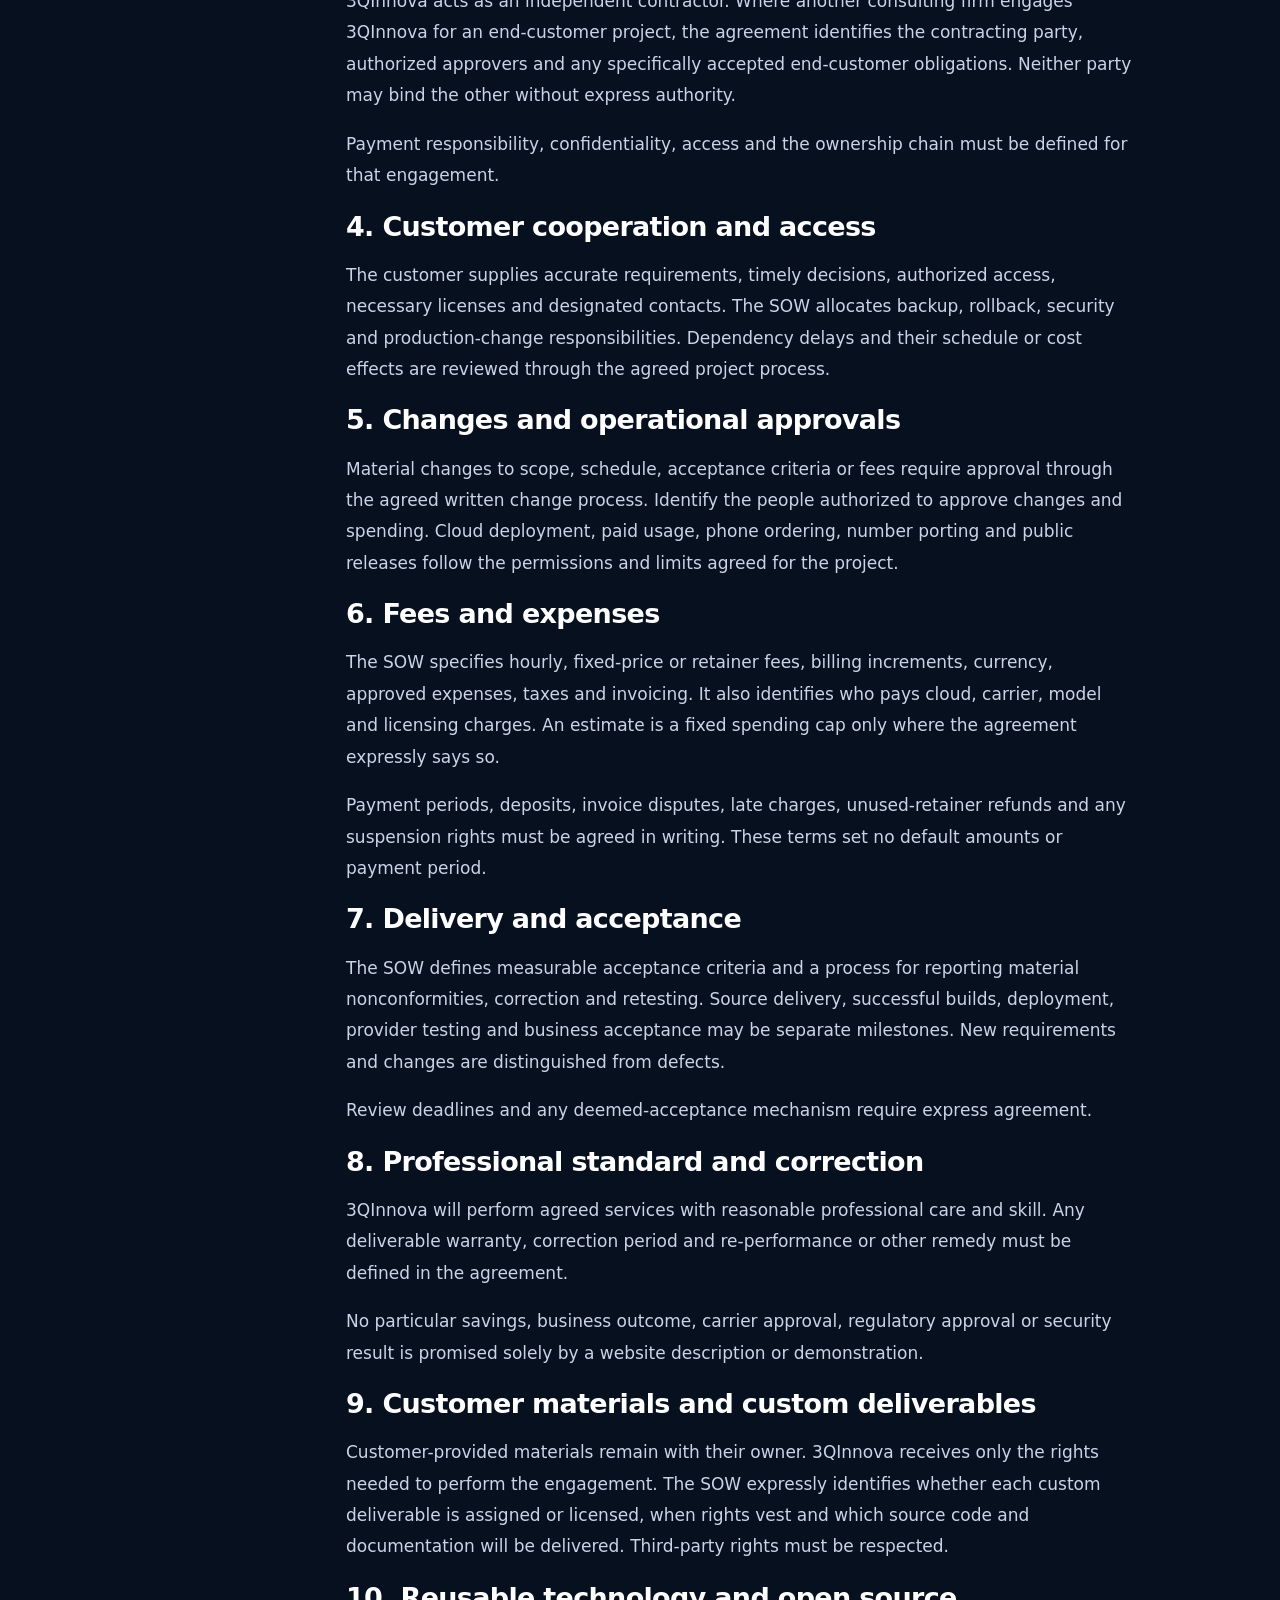
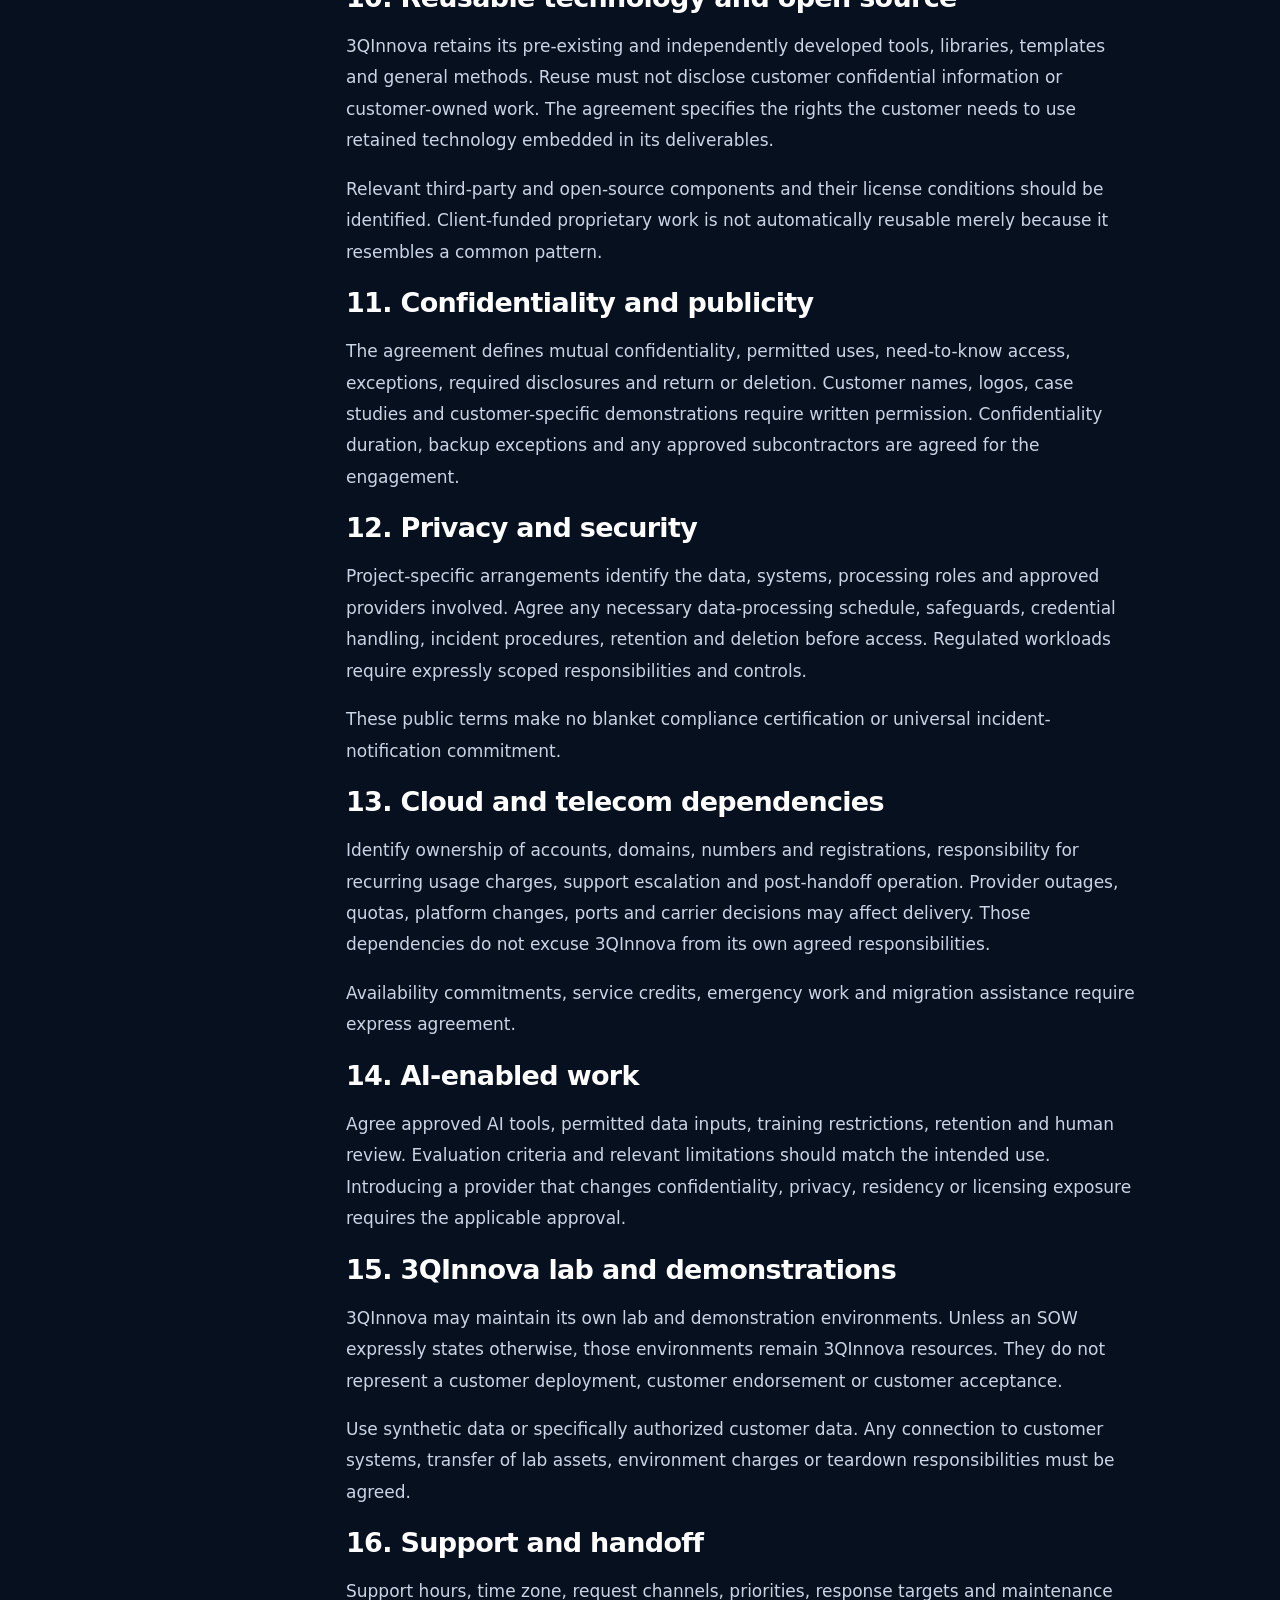
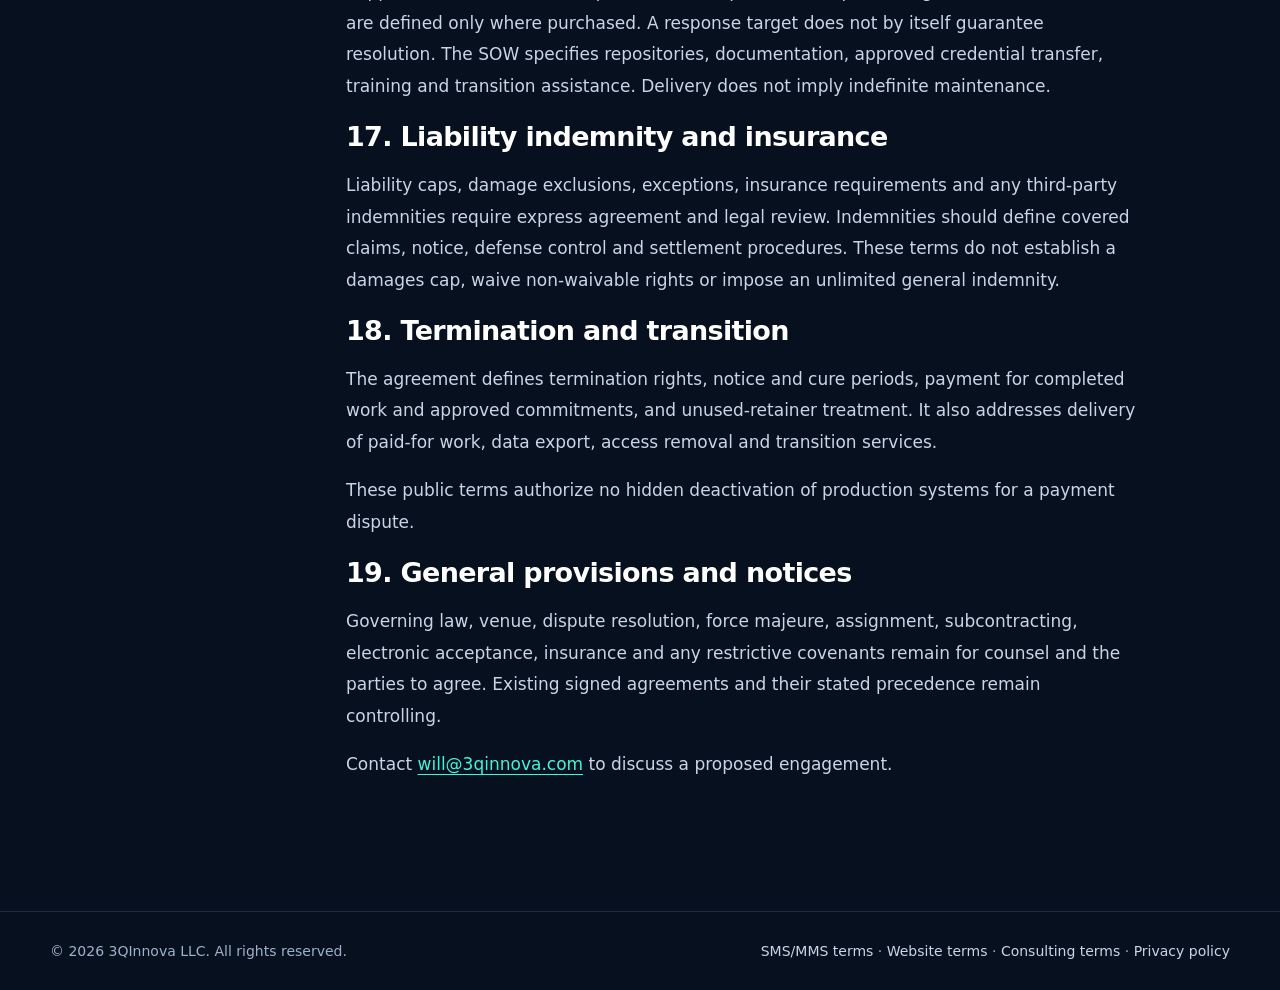
<file: Terms_And_Conditions/index.html>
<!doctype html><html lang="en"><head><meta charset="utf-8"><meta name="viewport" content="width=device-width,initial-scale=1"><title>Terms and Conditions | 3QInnova</title><meta name="description" content="Terms and Conditions for 3QInnova LLC."><link rel="canonical" href="https://3qinnova.com/Terms_And_Conditions/"><link rel="stylesheet" href="/styles.css"><style>
    .terms-header{position:static;border-bottom:1px solid var(--line);padding:24px 0}.terms-header nav{display:flex;gap:24px;align-items:center;font-size:14px}.terms-header nav a{color:#c9d5e5}.terms-header nav a:hover{color:var(--cyan)}
    .terms-hero{padding:76px 0 42px;background:radial-gradient(ellipse at 85% 0%,#102f5f,transparent 65%)}.terms-hero h1{max-width:900px;font-size:clamp(2.5rem,6vw,4.6rem);line-height:1.08;letter-spacing:-.045em;margin:0 0 24px}.terms-hero .intro{max-width:740px;color:#c9d5e5;font-size:19px}.terms-meta{color:var(--muted);font-size:14px;margin:28px 0 0}
    .draft-notice{border-left:3px solid var(--cyan);background:#10213e;padding:19px 24px;margin-top:32px;max-width:900px}.draft-notice p{margin:5px 0 0;color:#c9d5e5}.terms-layout{display:grid;grid-template-columns:220px minmax(0,1fr);gap:76px;padding:44px 0 88px}.terms-toc{align-self:start;position:sticky;top:28px}.terms-toc strong{font-size:12px;text-transform:uppercase;letter-spacing:.12em;color:var(--muted)}.terms-toc a{display:block;margin-top:13px;color:#c9d5e5;font-size:14px}.terms-toc a:hover{color:var(--cyan)}.terms-content{max-width:790px}.terms-content section{scroll-margin-top:30px;margin:0 0 42px}.terms-content h2{font-size:27px;letter-spacing:-.025em;line-height:1.3;margin:0 0 16px}.terms-content p,.terms-content li{color:#c9d5e5;font-size:17px;line-height:1.85}.terms-content ul{padding-left:24px}.terms-content li{margin-bottom:10px}.terms-content a{color:var(--cyan);text-decoration:underline;text-underline-offset:4px}.terms-content strong{color:var(--white)}.terms-content .keyword{font-family:ui-monospace,monospace;letter-spacing:.03em;color:var(--cyan);font-weight:700}.terms-footer{border-top:1px solid var(--line);padding:28px 0;color:var(--muted);font-size:14px}.terms-footer .shell{display:flex;justify-content:space-between;gap:20px;flex-wrap:wrap}.terms-footer a{color:#c9d5e5}.terms-content .sample{border-left:2px solid var(--line);padding-left:22px}
    @media(max-width:760px){.terms-header nav{gap:16px}.terms-header .nav-wrap{gap:14px}.terms-hero{padding-top:48px}.terms-layout{grid-template-columns:1fr;gap:32px;padding-top:24px}.terms-toc{position:static;padding-bottom:24px;border-bottom:1px solid var(--line)}.terms-toc a{display:inline-block;margin:12px 18px 0 0}.terms-header .brand-name{font-size:19px}.terms-header .brand-mark{width:32px}.terms-header nav a{font-size:13px}.terms-content h2{font-size:24px}.draft-notice{padding:16px 18px}}
    @media print{body{background:white;color:#111}.terms-header,.terms-toc,.terms-footer{display:none}.terms-hero{padding-top:0;background:none}.terms-layout{display:block;padding:0}.terms-content p,.terms-content li,.terms-hero .intro,.terms-meta,.draft-notice p{color:#222}.terms-content strong,.terms-content a,.terms-content .keyword{color:#111}.draft-notice{background:none;border-color:#111}.terms-content section{break-inside:avoid}}
   h2{scroll-margin-top:24px}</style></head><body><a class="skip-link" href="#main">Skip to content</a><header class="terms-header"><div class="shell nav-wrap"><a class="brand" href="/">3QInnova</a><nav aria-label="Primary navigation"><a href="/">Home</a><a href="/Contact/">Contact</a><a href="/Terms_And_Conditions/">All terms</a></nav></div></header><main id="main"><div class="terms-hero"><div class="shell"><p class="eyebrow">3QInnova LLC</p><h1>Terms and Conditions</h1><p class="terms-meta">Last updated October 27, 2026</p><p><a href="/SMS_MMS_Terms/">SMS/MMS terms</a> · <a href="/Website_Terms/">Website terms</a> · <a href="/Consulting_Terms/">Consulting terms</a> · <a href="/Privacy_Policy/">Privacy policy</a></p></div></div><div class="shell terms-layout"><nav class="terms-toc" aria-label="On this page"><strong>On this page</strong><a href="#SMS_MMS_Terms">SMS and MMS Terms</a><a href="#Website_Terms">Website Terms</a><a href="#Consulting_Terms">Consulting Services Terms</a></nav><article class="terms-content"><section><h2 id="SMS_MMS_Terms">SMS and MMS Terms</h2><h2 id="SMS_MMS_Terms-section-1">1. About 3QInnova</h2><p>3QInnova LLC is a Colorado technology consulting and engineering company. We provide technology consulting, software development, cloud and AI engineering, telecommunications and contact-center integrations, and interactive product development.</p><p>Our messaging program supports our own business communications and consent-based demonstrations or testing of communications technology.</p><h2 id="SMS_MMS_Terms-section-2">2. SMS and MMS messages you may receive</h2><p>When you choose to participate in an applicable 3QInnova SMS/MMS messaging program, messages may include:</p><ul><li>Responses to your inquiries and requests for technical or consulting assistance.</li></ul><ul><li>Scheduling, project coordination, and service-related updates relevant to your relationship with 3QInnova.</li></ul><ul><li>Demonstration and test messages when you have specifically agreed to participate in a 3QInnova lab or technology demonstration.</li></ul><p>Any future promotional messaging program would require its own appropriate consent and disclosures. Consent to service messages or lab testing is not blanket consent to marketing messages.</p><h2 id="SMS_MMS_Terms-section-3">3. Consent and eligibility</h2><p>The contact form prepares an email with your request and consent choices. You must send that email to complete the request. 3QInnova must review it and retain the applicable consent before enrolling your number. The form does not automatically subscribe you or send a text.</p><p>Participation is voluntary. Before enrolling you in a messaging program, 3QInnova will ask for your affirmative consent through the applicable sign-up or enrollment process. That process will identify 3QInnova, describe the messages, and provide the applicable terms and privacy information.</p><p>You must own the mobile number you provide or have authorization to use it. Let us know if your number changes or is reassigned. Consent to receive text messages is not a condition of purchasing services. Reading this page, visiting our website, or providing a number for another purpose does not by itself enroll you in recurring text messages.</p><h2 id="SMS_MMS_Terms-section-4">4. Message frequency and charges</h2><p>Message frequency varies based on your inquiries, active services, and any demonstration or test session you join. Any program-specific message limit will be disclosed when you enroll.</p><p>Message and data rates may apply. Your mobile carrier may charge for sent or received messages under your plan. Contact your carrier for information about your messaging or data charges.</p><h2 id="SMS_MMS_Terms-section-5">5. How to stop messages</h2><p>Reply STOP to a message from the program&#x27;s sending number to cancel further messages from that program. A final confirmation message may acknowledge your request. After opting out, you will not receive further program messages unless you affirmatively opt in again.</p><p>You can also request assistance with an opt-out by emailing <a href="mailto:will@3qinnova.com">will@3qinnova.com</a>. Include enough information to identify the applicable messaging program. Do not send passwords or other sensitive information.</p><h2 id="SMS_MMS_Terms-section-6">6. Help and support</h2><p>Reply HELP to the program&#x27;s sending number for assistance, or contact <a href="mailto:will@3qinnova.com">will@3qinnova.com</a>. You can also visit 3qinnova.com to learn about our services and contact us.</p><p>These terms describe the intended program policy. The enrollment disclosures and STOP/HELP handling for each sending number must match the program before it is activated.</p><h2 id="SMS_MMS_Terms-section-7">7. SMS privacy policy</h2><p>Read our standalone Privacy Policy for more information about website, business communication, and SMS data.</p><p>This privacy section addresses the 3QInnova SMS/MMS messaging program. It is not a statement about the data practices of every product or consulting engagement.</p><ul><li>Information used: your mobile number, consent and opt-out records, message content you provide, and delivery or support records needed to operate the program.</li></ul><ul><li>Purpose: to provide the messages you requested, respond to you, deliver opted-in demonstrations, honor your preferences, and troubleshoot the messaging service.</li></ul><ul><li>No marketing sharing: mobile opt-in information and SMS consent will not be sold, rented, or shared with third parties or affiliates for their marketing or promotional purposes.</li></ul><ul><li>Service providers: communications providers may process the information needed to transmit messages and support the program on our behalf. This does not authorize those providers to use your consent for their own marketing.</li></ul><ul><li>Retention and requests: records will be retained only as needed for the program, support, consent management, and applicable obligations. Contact <a href="mailto:will@3qinnova.com">will@3qinnova.com</a> with a privacy or deletion request. Some consent or suppression records may need to be retained to honor an opt-out.</li></ul><p>Do not send payment-card information, passwords, government identification numbers, health information, or other sensitive information by ordinary text message.</p><h2 id="SMS_MMS_Terms-section-8">8. Availability and appropriate use</h2><p>Delivery depends on mobile networks and service availability. Messages may be delayed, blocked, or undelivered. Carriers are not liable for delayed or undelivered messages. This program is not an emergency service and should not be used for urgent or safety-critical communications.</p><p>You may not use the program for unlawful activity, abusive or fraudulent messages, unauthorized access, or interference with communications systems. Demonstration access may be limited to specifically authorized participants.</p><h2 id="SMS_MMS_Terms-section-9">9. Updates to these terms</h2><p>3QInnova may update these terms as its messaging programs change. The latest version and its update date will appear on this page. Where a change requires additional consent or notice, 3QInnova will obtain that consent or provide that notice before applying the change.</p><p>Questions about these terms? Email <a href="mailto:will@3qinnova.com">will@3qinnova.com</a>.</p></section><section><h2 id="Website_Terms">Website Terms</h2><h2 id="Website_Terms-section-1">1. Website scope</h2><p>3QInnova LLC is a Colorado technology consulting and engineering business. These website terms describe use of 3qinnova.com, its informational content and its inquiry channels. Separate SMS/MMS terms address messaging. Separate product or application terms may apply where expressly provided.</p><h2 id="Website_Terms-section-2">2. Inquiries and paid engagements</h2><p>The website describes our capabilities and provides general information. Sending an inquiry, accepting website or messaging policies, attending a demonstration or receiving an estimate does not by itself establish a paid consulting engagement. Paid services require a separately accepted written agreement or statement of work.</p><p>See the Consulting Services Terms for the proposed framework. A signed agreement and its stated order of precedence govern the engagement.</p><h2 id="Website_Terms-section-3">3. Permitted use</h2><p>You may browse the website, contact us about legitimate inquiries and share links to public pages. Do not use the website to impersonate another person, violate applicable requirements, obtain unauthorized access, introduce malicious content or interfere with systems or communications.</p><h2 id="Website_Terms-section-4">4. Website content and branding</h2><p>3QInnova and its licensors retain rights in their original website content, designs and branding. Visiting the website does not transfer intellectual property rights. Rights to particular downloads or software depend on any license supplied with them. Third-party names and marks belong to their respective owners; references do not by themselves imply endorsement.</p><h2 id="Website_Terms-section-5">5. Inquiries and submitted material</h2><p>We use information you send to evaluate or respond to your request and administer the relationship, as described in our Privacy Policy and any applicable agreement. An inquiry does not transfer ownership of your ideas or materials to 3QInnova.</p><p>Do not send production credentials, passwords, payment-card information or regulated information through ordinary email, SMS or the general contact form. Agree an appropriate disclosure channel and confidentiality terms before sharing sensitive project information.</p><h2 id="Website_Terms-section-6">6. Information and availability</h2><p>Website material is general information and may change. It is not a substitute for a scoped professional engagement or advice tailored to your circumstances. Access may be interrupted by maintenance, hosting issues or other operational events. External websites and services have their own terms and practices.</p><p>This informational website language does not replace obligations expressly undertaken in a client agreement. Detailed website warranty and liability provisions remain for counsel to finalize.</p><h2 id="Website_Terms-section-7">7. Changes and agreement priority</h2><p>We may update these website terms and will display an update date. Applicable notice or acceptance procedures for material changes remain subject to legal review. A later website edit does not automatically amend an existing consulting agreement, price, scope or ownership arrangement.</p><h2 id="Website_Terms-section-8">8. Contact</h2><p>Questions about this website may be sent to <a href="mailto:will@3qinnova.com">will@3qinnova.com</a> or through the contact form. Governing-law, dispute-resolution and any additional website risk-allocation clauses remain for legal review.</p></section><section><h2 id="Consulting_Terms">Consulting Services Terms</h2><h2 id="Consulting_Terms-section-1">1. Application and contracting parties</h2><p>These consulting terms apply only where expressly incorporated into a separately accepted written agreement. Viewing this page or submitting a contact request does not create a paid engagement.</p><p>The agreement identifies the actual contracting customer, authorized representatives, applicable statement of work (SOW), and document precedence. An expressly agreed contract controls over these public terms.</p><h2 id="Consulting_Terms-section-2">2. Services and scope</h2><p>3QInnova provides only the services and deliverables described in the applicable SOW. These may include architecture, software and API development, cloud and AI engineering, telecommunications and contact-center integrations, or advisory work. The SOW identifies exclusions, milestones, dependencies and acceptance criteria.</p><p>Production operations, monitoring, managed hosting, formal compliance certification and continuous support require express scope.</p><h2 id="Consulting_Terms-section-3">3. Independent consulting and subcontracting</h2><p>3QInnova acts as an independent contractor. Where another consulting firm engages 3QInnova for an end-customer project, the agreement identifies the contracting party, authorized approvers and any specifically accepted end-customer obligations. Neither party may bind the other without express authority.</p><p>Payment responsibility, confidentiality, access and the ownership chain must be defined for that engagement.</p><h2 id="Consulting_Terms-section-4">4. Customer cooperation and access</h2><p>The customer supplies accurate requirements, timely decisions, authorized access, necessary licenses and designated contacts. The SOW allocates backup, rollback, security and production-change responsibilities. Dependency delays and their schedule or cost effects are reviewed through the agreed project process.</p><h2 id="Consulting_Terms-section-5">5. Changes and operational approvals</h2><p>Material changes to scope, schedule, acceptance criteria or fees require approval through the agreed written change process. Identify the people authorized to approve changes and spending. Cloud deployment, paid usage, phone ordering, number porting and public releases follow the permissions and limits agreed for the project.</p><h2 id="Consulting_Terms-section-6">6. Fees and expenses</h2><p>The SOW specifies hourly, fixed-price or retainer fees, billing increments, currency, approved expenses, taxes and invoicing. It also identifies who pays cloud, carrier, model and licensing charges. An estimate is a fixed spending cap only where the agreement expressly says so.</p><p>Payment periods, deposits, invoice disputes, late charges, unused-retainer refunds and any suspension rights must be agreed in writing. These terms set no default amounts or payment period.</p><h2 id="Consulting_Terms-section-7">7. Delivery and acceptance</h2><p>The SOW defines measurable acceptance criteria and a process for reporting material nonconformities, correction and retesting. Source delivery, successful builds, deployment, provider testing and business acceptance may be separate milestones. New requirements and changes are distinguished from defects.</p><p>Review deadlines and any deemed-acceptance mechanism require express agreement.</p><h2 id="Consulting_Terms-section-8">8. Professional standard and correction</h2><p>3QInnova will perform agreed services with reasonable professional care and skill. Any deliverable warranty, correction period and re-performance or other remedy must be defined in the agreement.</p><p>No particular savings, business outcome, carrier approval, regulatory approval or security result is promised solely by a website description or demonstration.</p><h2 id="Consulting_Terms-section-9">9. Customer materials and custom deliverables</h2><p>Customer-provided materials remain with their owner. 3QInnova receives only the rights needed to perform the engagement. The SOW expressly identifies whether each custom deliverable is assigned or licensed, when rights vest and which source code and documentation will be delivered. Third-party rights must be respected.</p><h2 id="Consulting_Terms-section-10">10. Reusable technology and open source</h2><p>3QInnova retains its pre-existing and independently developed tools, libraries, templates and general methods. Reuse must not disclose customer confidential information or customer-owned work. The agreement specifies the rights the customer needs to use retained technology embedded in its deliverables.</p><p>Relevant third-party and open-source components and their license conditions should be identified. Client-funded proprietary work is not automatically reusable merely because it resembles a common pattern.</p><h2 id="Consulting_Terms-section-11">11. Confidentiality and publicity</h2><p>The agreement defines mutual confidentiality, permitted uses, need-to-know access, exceptions, required disclosures and return or deletion. Customer names, logos, case studies and customer-specific demonstrations require written permission. Confidentiality duration, backup exceptions and any approved subcontractors are agreed for the engagement.</p><h2 id="Consulting_Terms-section-12">12. Privacy and security</h2><p>Project-specific arrangements identify the data, systems, processing roles and approved providers involved. Agree any necessary data-processing schedule, safeguards, credential handling, incident procedures, retention and deletion before access. Regulated workloads require expressly scoped responsibilities and controls.</p><p>These public terms make no blanket compliance certification or universal incident-notification commitment.</p><h2 id="Consulting_Terms-section-13">13. Cloud and telecom dependencies</h2><p>Identify ownership of accounts, domains, numbers and registrations, responsibility for recurring usage charges, support escalation and post-handoff operation. Provider outages, quotas, platform changes, ports and carrier decisions may affect delivery. Those dependencies do not excuse 3QInnova from its own agreed responsibilities.</p><p>Availability commitments, service credits, emergency work and migration assistance require express agreement.</p><h2 id="Consulting_Terms-section-14">14. AI-enabled work</h2><p>Agree approved AI tools, permitted data inputs, training restrictions, retention and human review. Evaluation criteria and relevant limitations should match the intended use. Introducing a provider that changes confidentiality, privacy, residency or licensing exposure requires the applicable approval.</p><h2 id="Consulting_Terms-section-15">15. 3QInnova lab and demonstrations</h2><p>3QInnova may maintain its own lab and demonstration environments. Unless an SOW expressly states otherwise, those environments remain 3QInnova resources. They do not represent a customer deployment, customer endorsement or customer acceptance.</p><p>Use synthetic data or specifically authorized customer data. Any connection to customer systems, transfer of lab assets, environment charges or teardown responsibilities must be agreed.</p><h2 id="Consulting_Terms-section-16">16. Support and handoff</h2><p>Support hours, time zone, request channels, priorities, response targets and maintenance are defined only where purchased. A response target does not by itself guarantee resolution. The SOW specifies repositories, documentation, approved credential transfer, training and transition assistance. Delivery does not imply indefinite maintenance.</p><h2 id="Consulting_Terms-section-17">17. Liability indemnity and insurance</h2><p>Liability caps, damage exclusions, exceptions, insurance requirements and any third-party indemnities require express agreement and legal review. Indemnities should define covered claims, notice, defense control and settlement procedures. These terms do not establish a damages cap, waive non-waivable rights or impose an unlimited general indemnity.</p><h2 id="Consulting_Terms-section-18">18. Termination and transition</h2><p>The agreement defines termination rights, notice and cure periods, payment for completed work and approved commitments, and unused-retainer treatment. It also addresses delivery of paid-for work, data export, access removal and transition services.</p><p>These public terms authorize no hidden deactivation of production systems for a payment dispute.</p><h2 id="Consulting_Terms-section-19">19. General provisions and notices</h2><p>Governing law, venue, dispute resolution, force majeure, assignment, subcontracting, electronic acceptance, insurance and any restrictive covenants remain for counsel and the parties to agree. Existing signed agreements and their stated precedence remain controlling.</p><p>Contact <a href="mailto:will@3qinnova.com">will@3qinnova.com</a> to discuss a proposed engagement.</p></section></article></div></main><footer class="terms-footer"><div class="shell"><span>© 2026 3QInnova LLC. All rights reserved.</span><span><a href="/SMS_MMS_Terms/">SMS/MMS terms</a> · <a href="/Website_Terms/">Website terms</a> · <a href="/Consulting_Terms/">Consulting terms</a> · <a href="/Privacy_Policy/">Privacy policy</a></span></div></footer></body></html>
</file>
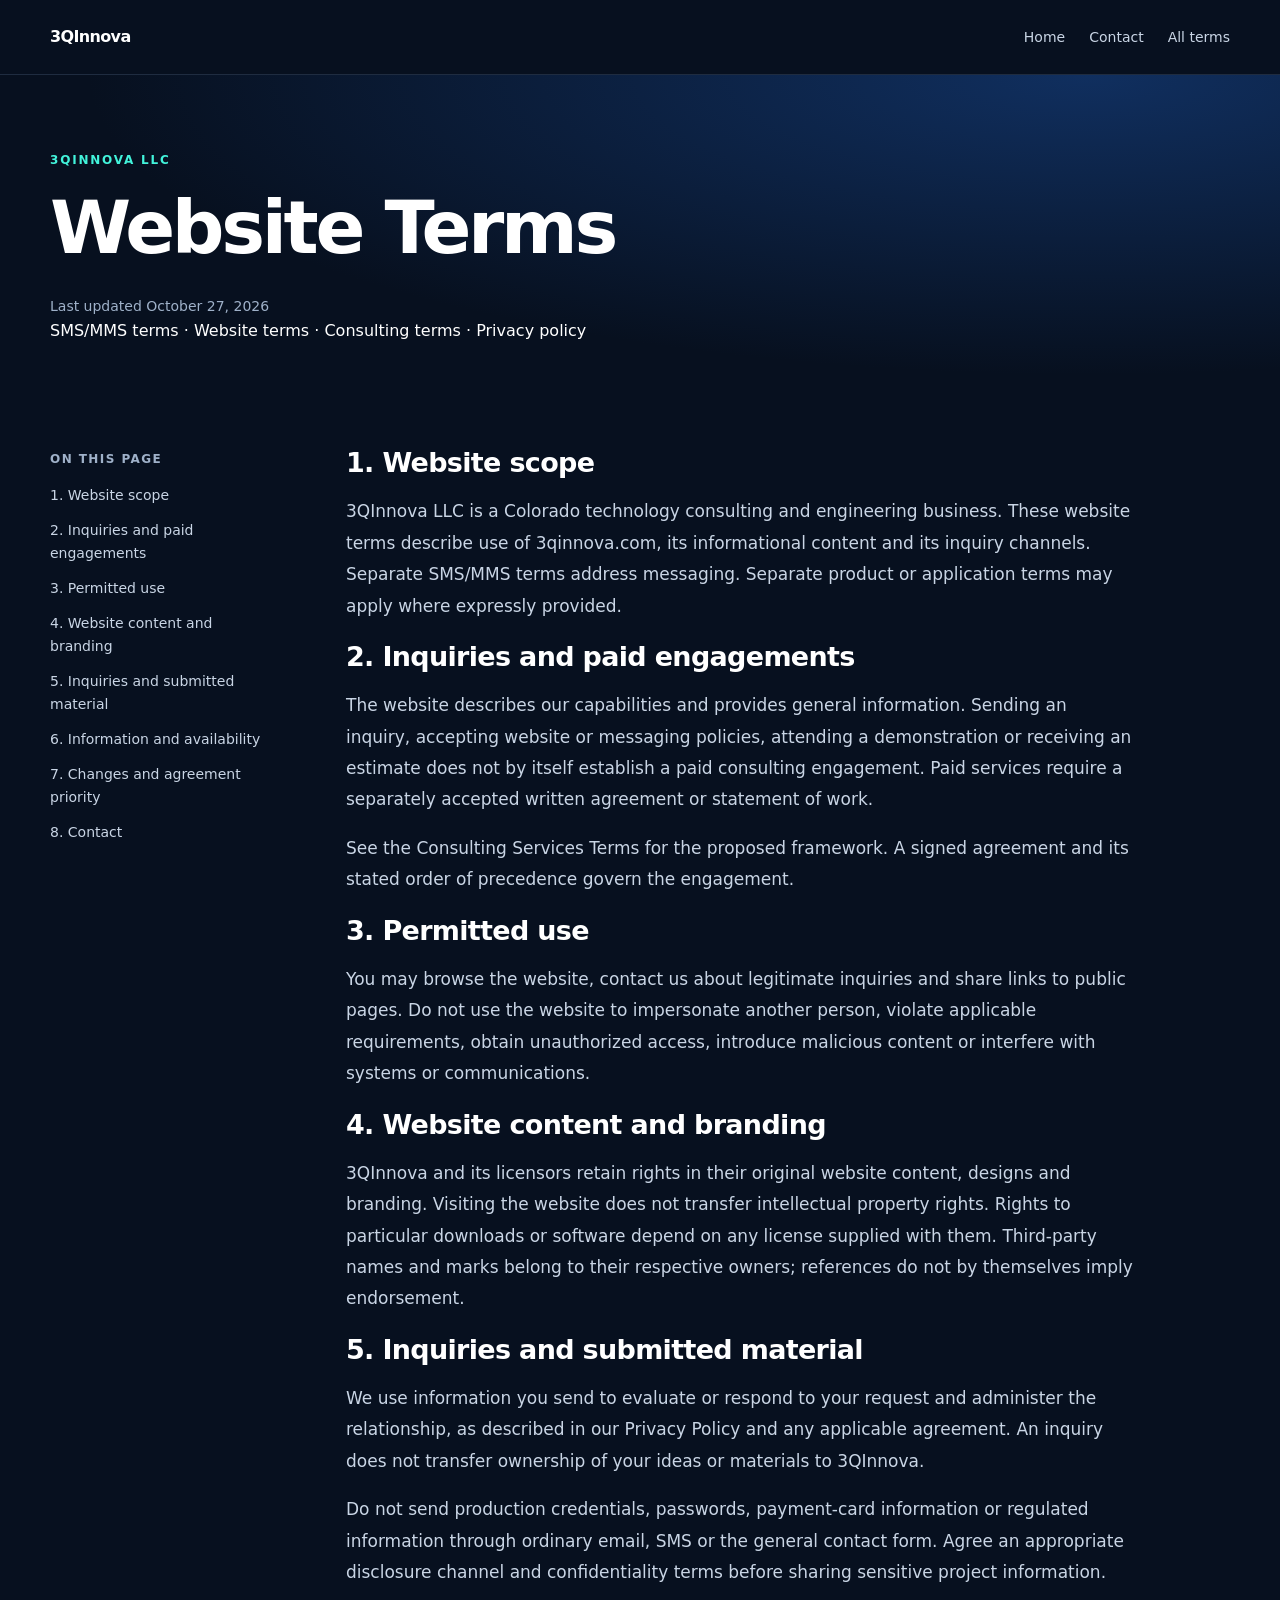
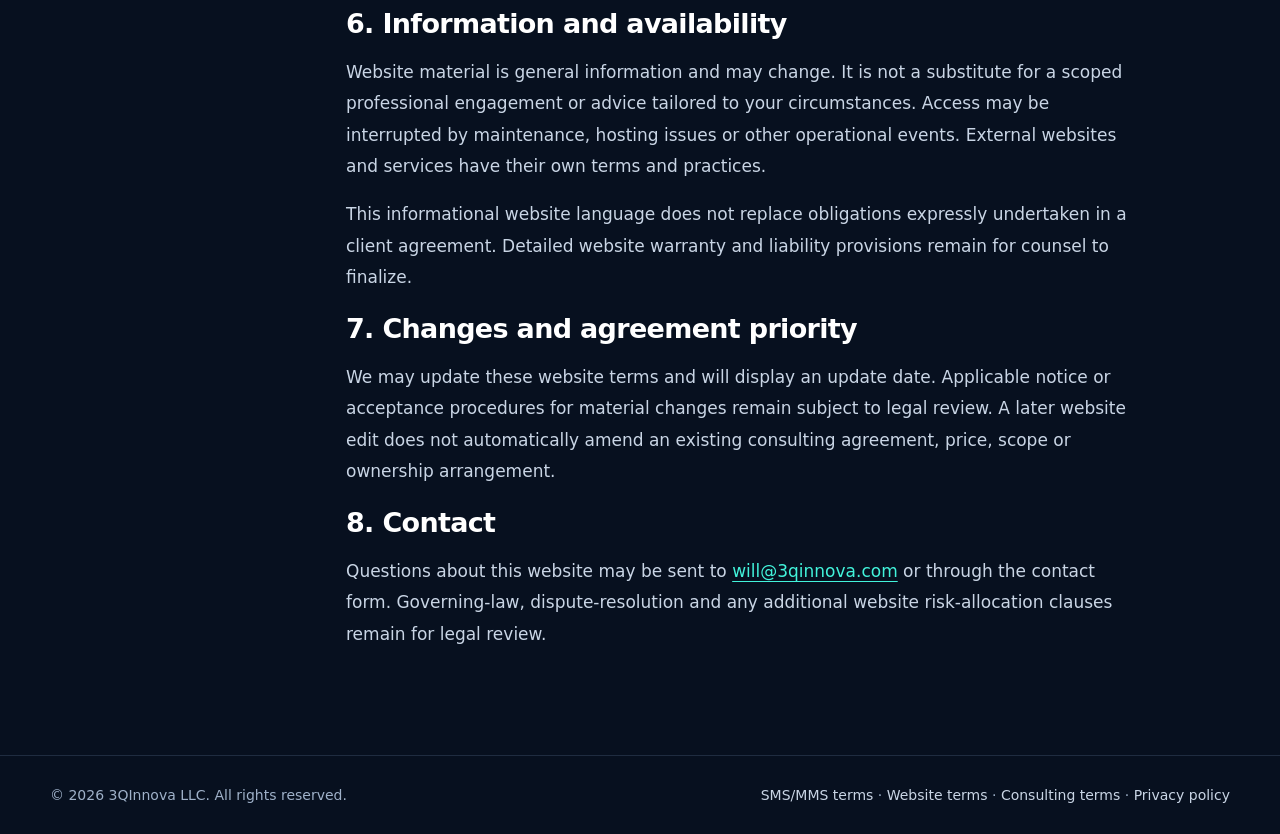
<file: Website_Terms/index.html>
<!doctype html><html lang="en"><head><meta charset="utf-8"><meta name="viewport" content="width=device-width,initial-scale=1"><title>Website Terms | 3QInnova</title><meta name="description" content="Website Terms for 3QInnova LLC."><link rel="canonical" href="https://3qinnova.com/Website_Terms/"><link rel="stylesheet" href="/styles.css"><style>
    .terms-header{position:static;border-bottom:1px solid var(--line);padding:24px 0}.terms-header nav{display:flex;gap:24px;align-items:center;font-size:14px}.terms-header nav a{color:#c9d5e5}.terms-header nav a:hover{color:var(--cyan)}
    .terms-hero{padding:76px 0 42px;background:radial-gradient(ellipse at 85% 0%,#102f5f,transparent 65%)}.terms-hero h1{max-width:900px;font-size:clamp(2.5rem,6vw,4.6rem);line-height:1.08;letter-spacing:-.045em;margin:0 0 24px}.terms-hero .intro{max-width:740px;color:#c9d5e5;font-size:19px}.terms-meta{color:var(--muted);font-size:14px;margin:28px 0 0}
    .draft-notice{border-left:3px solid var(--cyan);background:#10213e;padding:19px 24px;margin-top:32px;max-width:900px}.draft-notice p{margin:5px 0 0;color:#c9d5e5}.terms-layout{display:grid;grid-template-columns:220px minmax(0,1fr);gap:76px;padding:44px 0 88px}.terms-toc{align-self:start;position:sticky;top:28px}.terms-toc strong{font-size:12px;text-transform:uppercase;letter-spacing:.12em;color:var(--muted)}.terms-toc a{display:block;margin-top:13px;color:#c9d5e5;font-size:14px}.terms-toc a:hover{color:var(--cyan)}.terms-content{max-width:790px}.terms-content section{scroll-margin-top:30px;margin:0 0 42px}.terms-content h2{font-size:27px;letter-spacing:-.025em;line-height:1.3;margin:0 0 16px}.terms-content p,.terms-content li{color:#c9d5e5;font-size:17px;line-height:1.85}.terms-content ul{padding-left:24px}.terms-content li{margin-bottom:10px}.terms-content a{color:var(--cyan);text-decoration:underline;text-underline-offset:4px}.terms-content strong{color:var(--white)}.terms-content .keyword{font-family:ui-monospace,monospace;letter-spacing:.03em;color:var(--cyan);font-weight:700}.terms-footer{border-top:1px solid var(--line);padding:28px 0;color:var(--muted);font-size:14px}.terms-footer .shell{display:flex;justify-content:space-between;gap:20px;flex-wrap:wrap}.terms-footer a{color:#c9d5e5}.terms-content .sample{border-left:2px solid var(--line);padding-left:22px}
    @media(max-width:760px){.terms-header nav{gap:16px}.terms-header .nav-wrap{gap:14px}.terms-hero{padding-top:48px}.terms-layout{grid-template-columns:1fr;gap:32px;padding-top:24px}.terms-toc{position:static;padding-bottom:24px;border-bottom:1px solid var(--line)}.terms-toc a{display:inline-block;margin:12px 18px 0 0}.terms-header .brand-name{font-size:19px}.terms-header .brand-mark{width:32px}.terms-header nav a{font-size:13px}.terms-content h2{font-size:24px}.draft-notice{padding:16px 18px}}
    @media print{body{background:white;color:#111}.terms-header,.terms-toc,.terms-footer{display:none}.terms-hero{padding-top:0;background:none}.terms-layout{display:block;padding:0}.terms-content p,.terms-content li,.terms-hero .intro,.terms-meta,.draft-notice p{color:#222}.terms-content strong,.terms-content a,.terms-content .keyword{color:#111}.draft-notice{background:none;border-color:#111}.terms-content section{break-inside:avoid}}
   h2{scroll-margin-top:24px}</style></head><body><a class="skip-link" href="#main">Skip to content</a><header class="terms-header"><div class="shell nav-wrap"><a class="brand" href="/">3QInnova</a><nav aria-label="Primary navigation"><a href="/">Home</a><a href="/Contact/">Contact</a><a href="/Terms_And_Conditions/">All terms</a></nav></div></header><main id="main"><div class="terms-hero"><div class="shell"><p class="eyebrow">3QInnova LLC</p><h1>Website Terms</h1><p class="terms-meta">Last updated October 27, 2026</p><p><a href="/SMS_MMS_Terms/">SMS/MMS terms</a> · <a href="/Website_Terms/">Website terms</a> · <a href="/Consulting_Terms/">Consulting terms</a> · <a href="/Privacy_Policy/">Privacy policy</a></p></div></div><div class="shell terms-layout"><nav class="terms-toc" aria-label="On this page"><strong>On this page</strong><a href="#Website_Terms-section-1">1. Website scope</a><a href="#Website_Terms-section-2">2. Inquiries and paid engagements</a><a href="#Website_Terms-section-3">3. Permitted use</a><a href="#Website_Terms-section-4">4. Website content and branding</a><a href="#Website_Terms-section-5">5. Inquiries and submitted material</a><a href="#Website_Terms-section-6">6. Information and availability</a><a href="#Website_Terms-section-7">7. Changes and agreement priority</a><a href="#Website_Terms-section-8">8. Contact</a></nav><article class="terms-content"><h2 id="Website_Terms-section-1">1. Website scope</h2><p>3QInnova LLC is a Colorado technology consulting and engineering business. These website terms describe use of 3qinnova.com, its informational content and its inquiry channels. Separate SMS/MMS terms address messaging. Separate product or application terms may apply where expressly provided.</p><h2 id="Website_Terms-section-2">2. Inquiries and paid engagements</h2><p>The website describes our capabilities and provides general information. Sending an inquiry, accepting website or messaging policies, attending a demonstration or receiving an estimate does not by itself establish a paid consulting engagement. Paid services require a separately accepted written agreement or statement of work.</p><p>See the Consulting Services Terms for the proposed framework. A signed agreement and its stated order of precedence govern the engagement.</p><h2 id="Website_Terms-section-3">3. Permitted use</h2><p>You may browse the website, contact us about legitimate inquiries and share links to public pages. Do not use the website to impersonate another person, violate applicable requirements, obtain unauthorized access, introduce malicious content or interfere with systems or communications.</p><h2 id="Website_Terms-section-4">4. Website content and branding</h2><p>3QInnova and its licensors retain rights in their original website content, designs and branding. Visiting the website does not transfer intellectual property rights. Rights to particular downloads or software depend on any license supplied with them. Third-party names and marks belong to their respective owners; references do not by themselves imply endorsement.</p><h2 id="Website_Terms-section-5">5. Inquiries and submitted material</h2><p>We use information you send to evaluate or respond to your request and administer the relationship, as described in our Privacy Policy and any applicable agreement. An inquiry does not transfer ownership of your ideas or materials to 3QInnova.</p><p>Do not send production credentials, passwords, payment-card information or regulated information through ordinary email, SMS or the general contact form. Agree an appropriate disclosure channel and confidentiality terms before sharing sensitive project information.</p><h2 id="Website_Terms-section-6">6. Information and availability</h2><p>Website material is general information and may change. It is not a substitute for a scoped professional engagement or advice tailored to your circumstances. Access may be interrupted by maintenance, hosting issues or other operational events. External websites and services have their own terms and practices.</p><p>This informational website language does not replace obligations expressly undertaken in a client agreement. Detailed website warranty and liability provisions remain for counsel to finalize.</p><h2 id="Website_Terms-section-7">7. Changes and agreement priority</h2><p>We may update these website terms and will display an update date. Applicable notice or acceptance procedures for material changes remain subject to legal review. A later website edit does not automatically amend an existing consulting agreement, price, scope or ownership arrangement.</p><h2 id="Website_Terms-section-8">8. Contact</h2><p>Questions about this website may be sent to <a href="mailto:will@3qinnova.com">will@3qinnova.com</a> or through the contact form. Governing-law, dispute-resolution and any additional website risk-allocation clauses remain for legal review.</p></article></div></main><footer class="terms-footer"><div class="shell"><span>© 2026 3QInnova LLC. All rights reserved.</span><span><a href="/SMS_MMS_Terms/">SMS/MMS terms</a> · <a href="/Website_Terms/">Website terms</a> · <a href="/Consulting_Terms/">Consulting terms</a> · <a href="/Privacy_Policy/">Privacy policy</a></span></div></footer></body></html>
</file>
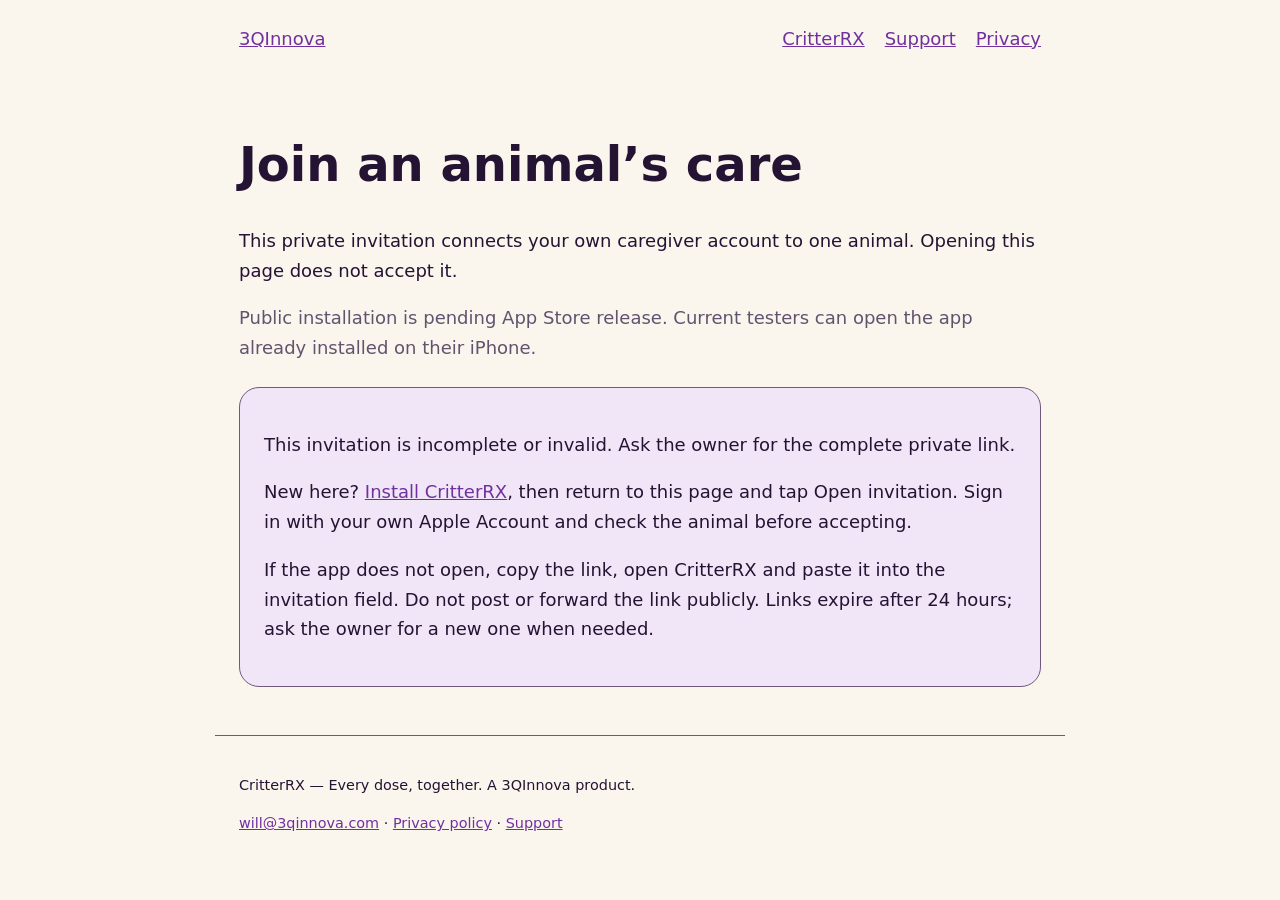
<file: CritterRX/invite/index.html>
<!doctype html><html lang="en"><head><meta charset="utf-8"><meta name="viewport" content="width=device-width,initial-scale=1"><meta name="referrer" content="no-referrer"><meta http-equiv="Content-Security-Policy" content="default-src 'self'; script-src 'self'; style-src 'self'; img-src 'self'; connect-src 'none'; base-uri 'none'; form-action 'none'"><title>Join animal care | CritterRX</title><link rel="icon" href="/CritterRX/assets/icon.png"><link rel="stylesheet" href="/CritterRX/style.css"><script type="module" src="/CritterRX/invitation.mjs"></script></head><body><a class="skip" href="#main">Skip to content</a><header><a href="/">3QInnova</a><nav aria-label="CritterRX"><a href="/CritterRX/">CritterRX</a><a href="/CritterRX/support/">Support</a><a href="/CritterRX/privacy/">Privacy</a></nav></header><main id="main"><h1>Join an animal’s care</h1><p>This private invitation connects your own caregiver account to one animal. Opening this page does not accept it.</p><p class="muted">Public installation is pending App Store release. Current testers can open the app already installed on their iPhone.</p><section><p id="status" role="status">Checking the invitation…</p><a id="open" class="button" hidden>Open invitation in CritterRX</a><button id="copy" hidden>Copy invitation link</button><input id="link" aria-label="Private invitation link" readonly hidden><p>New here? <a href="https://apps.apple.com/app/id6835028629" rel="noreferrer">Install CritterRX</a>, then return to this page and tap Open invitation. Sign in with your own Apple Account and check the animal before accepting.</p><p>If the app does not open, copy the link, open CritterRX and paste it into the invitation field. Do not post or forward the link publicly. Links expire after 24 hours; ask the owner for a new one when needed.</p><noscript><p>Enable JavaScript to open this invitation, or copy the full link from your address bar and paste it into CritterRX.</p></noscript></section></main><footer><p>CritterRX — Every dose, together. A 3QInnova product.</p><p><a href="mailto:will@3qinnova.com">will@3qinnova.com</a> · <a href="/CritterRX/privacy/">Privacy policy</a> · <a href="/CritterRX/support/">Support</a></p></footer></body></html>
</file>
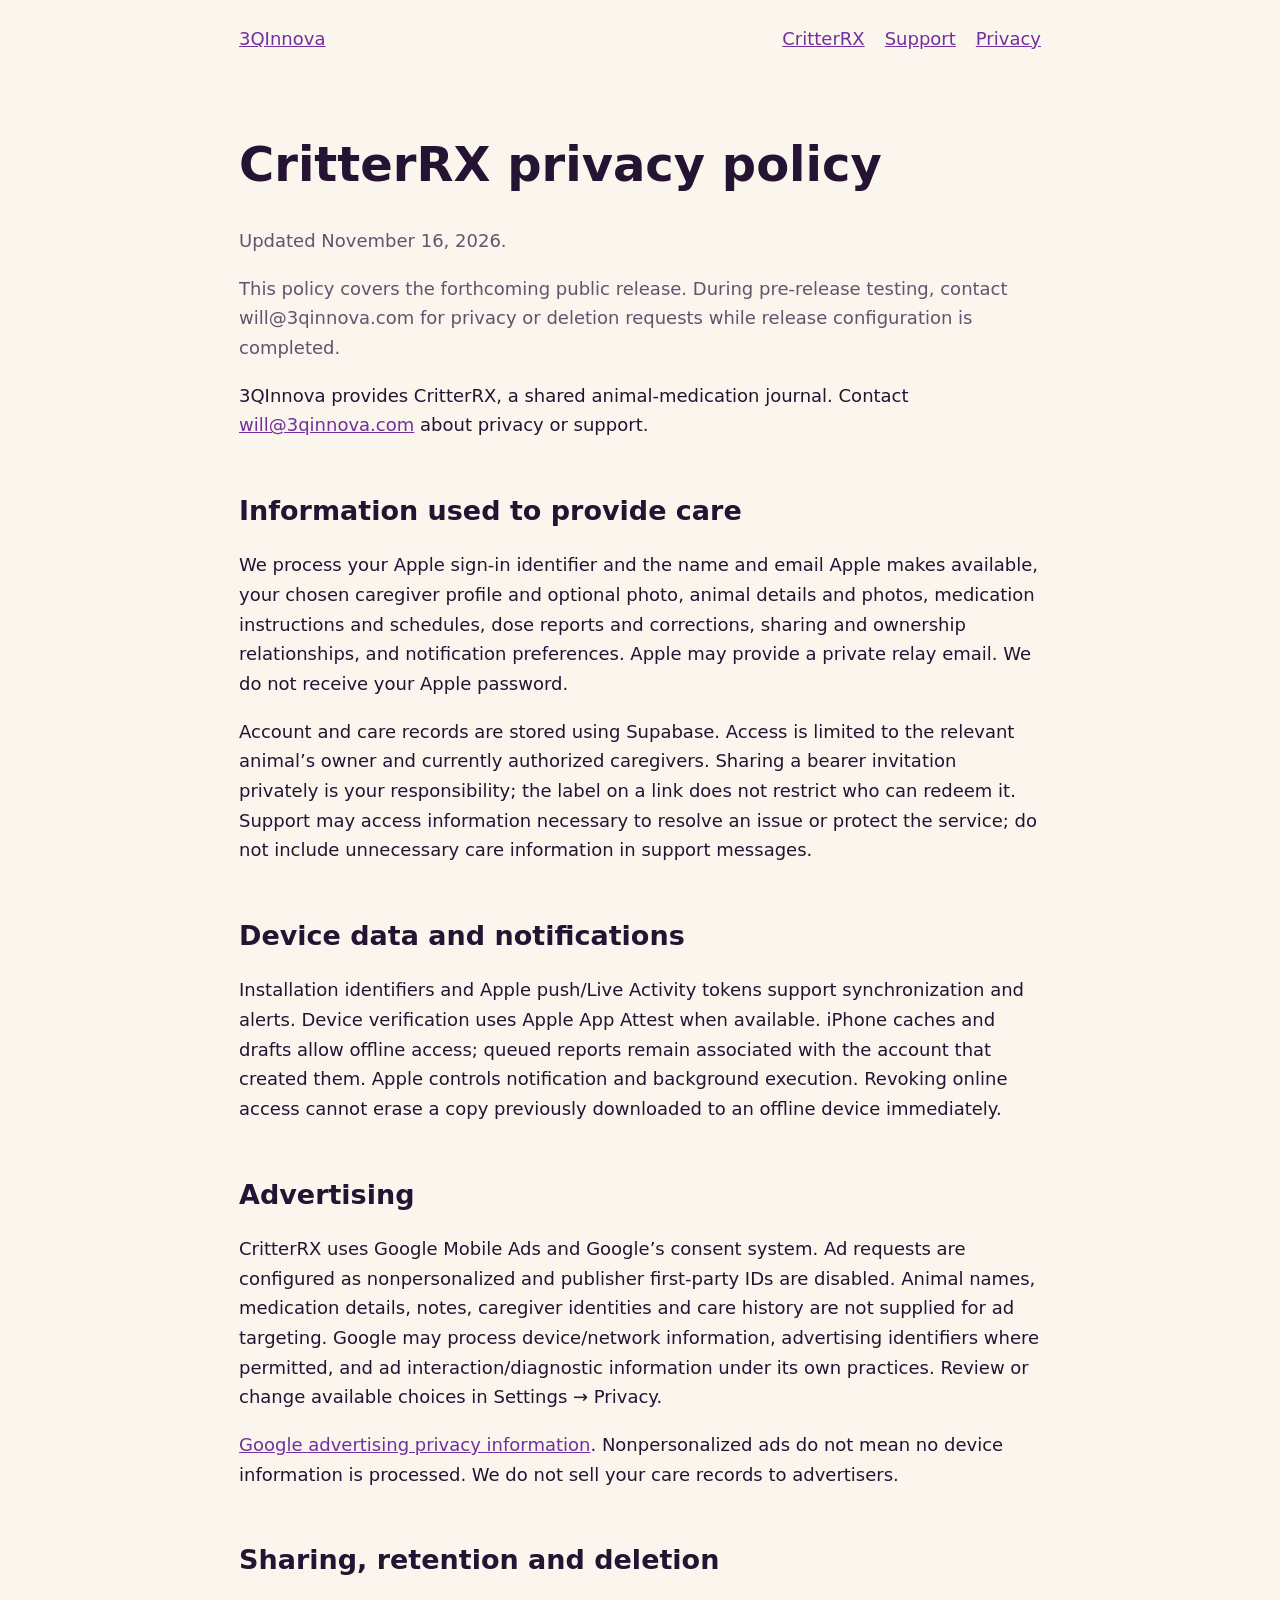
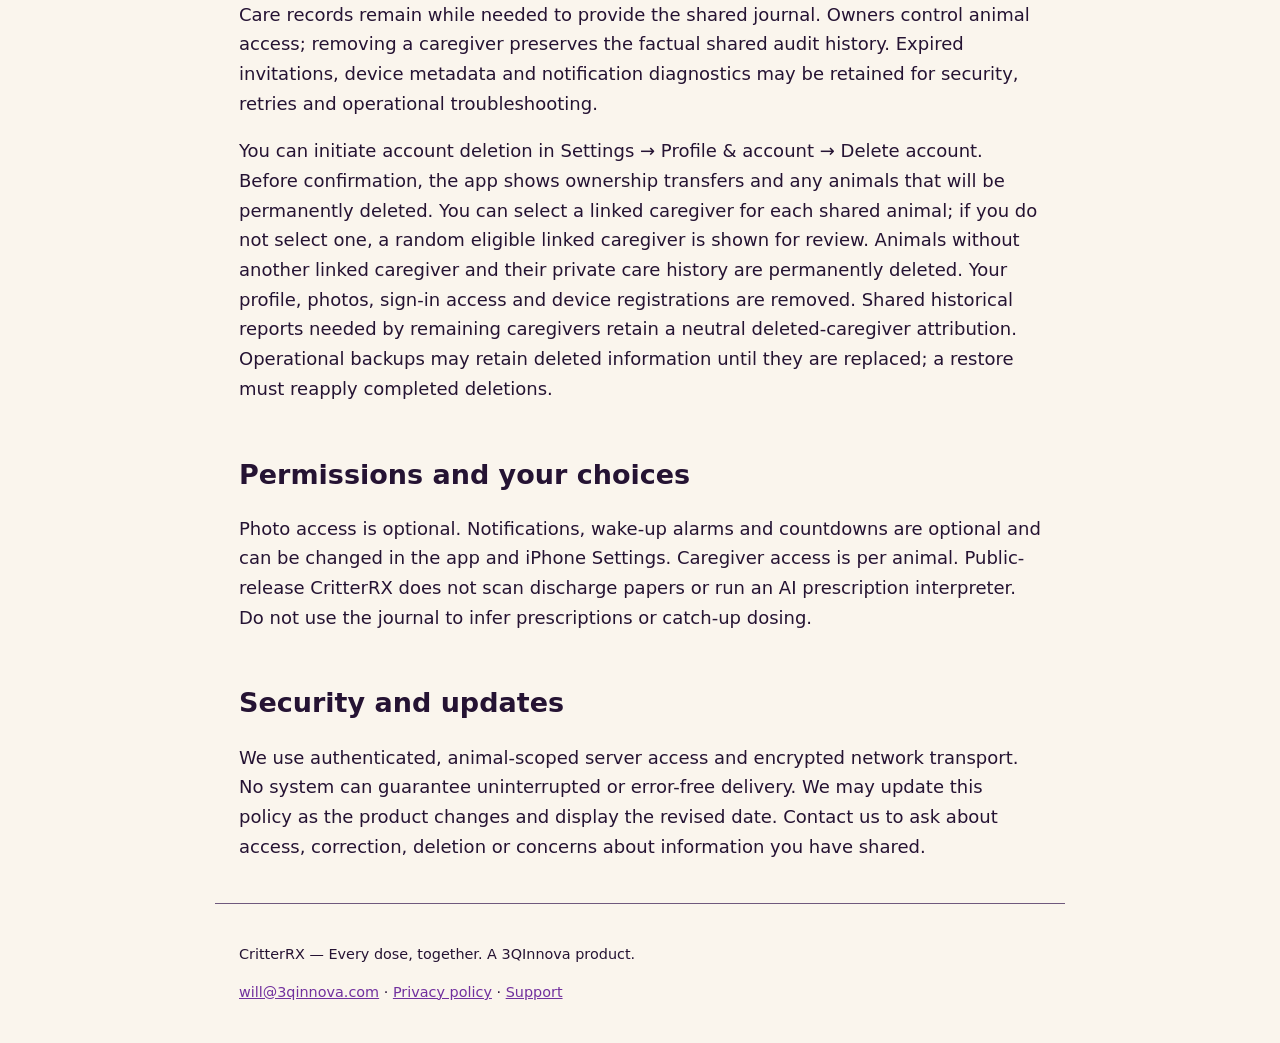
<file: CritterRX/privacy/index.html>
<!doctype html><html lang="en"><head><meta charset="utf-8"><meta name="viewport" content="width=device-width,initial-scale=1"><meta name="referrer" content="no-referrer"><meta http-equiv="Content-Security-Policy" content="default-src 'self'; script-src 'self'; style-src 'self'; img-src 'self'; connect-src 'none'; base-uri 'none'; form-action 'none'"><title>Privacy policy | CritterRX</title><link rel="icon" href="/CritterRX/assets/icon.png"><link rel="stylesheet" href="/CritterRX/style.css"></head><body><a class="skip" href="#main">Skip to content</a><header><a href="/">3QInnova</a><nav aria-label="CritterRX"><a href="/CritterRX/">CritterRX</a><a href="/CritterRX/support/">Support</a><a href="/CritterRX/privacy/">Privacy</a></nav></header><main id="main"><h1>CritterRX privacy policy</h1><p class="muted">Updated November 16, 2026.</p><p class="muted">This policy covers the forthcoming public release. During pre-release testing, contact will@3qinnova.com for privacy or deletion requests while release configuration is completed.</p><p>3QInnova provides CritterRX, a shared animal-medication journal. Contact <a href="mailto:will@3qinnova.com">will@3qinnova.com</a> about privacy or support.</p><h2>Information used to provide care</h2><p>We process your Apple sign-in identifier and the name and email Apple makes available, your chosen caregiver profile and optional photo, animal details and photos, medication instructions and schedules, dose reports and corrections, sharing and ownership relationships, and notification preferences. Apple may provide a private relay email. We do not receive your Apple password.</p><p>Account and care records are stored using Supabase. Access is limited to the relevant animal’s owner and currently authorized caregivers. Sharing a bearer invitation privately is your responsibility; the label on a link does not restrict who can redeem it. Support may access information necessary to resolve an issue or protect the service; do not include unnecessary care information in support messages.</p><h2>Device data and notifications</h2><p>Installation identifiers and Apple push/Live Activity tokens support synchronization and alerts. Device verification uses Apple App Attest when available. iPhone caches and drafts allow offline access; queued reports remain associated with the account that created them. Apple controls notification and background execution. Revoking online access cannot erase a copy previously downloaded to an offline device immediately.</p><h2>Advertising</h2><p>CritterRX uses Google Mobile Ads and Google’s consent system. Ad requests are configured as nonpersonalized and publisher first-party IDs are disabled. Animal names, medication details, notes, caregiver identities and care history are not supplied for ad targeting. Google may process device/network information, advertising identifiers where permitted, and ad interaction/diagnostic information under its own practices. Review or change available choices in Settings → Privacy.</p><p><a href="https://policies.google.com/technologies/ads" rel="noreferrer">Google advertising privacy information</a>. Nonpersonalized ads do not mean no device information is processed. We do not sell your care records to advertisers.</p><h2>Sharing, retention and deletion</h2><p>Care records remain while needed to provide the shared journal. Owners control animal access; removing a caregiver preserves the factual shared audit history. Expired invitations, device metadata and notification diagnostics may be retained for security, retries and operational troubleshooting.</p><p>You can initiate account deletion in Settings → Profile &amp; account → Delete account. Before confirmation, the app shows ownership transfers and any animals that will be permanently deleted. You can select a linked caregiver for each shared animal; if you do not select one, a random eligible linked caregiver is shown for review. Animals without another linked caregiver and their private care history are permanently deleted. Your profile, photos, sign-in access and device registrations are removed. Shared historical reports needed by remaining caregivers retain a neutral deleted-caregiver attribution. Operational backups may retain deleted information until they are replaced; a restore must reapply completed deletions.</p><h2>Permissions and your choices</h2><p>Photo access is optional. Notifications, wake-up alarms and countdowns are optional and can be changed in the app and iPhone Settings. Caregiver access is per animal. Public-release CritterRX does not scan discharge papers or run an AI prescription interpreter. Do not use the journal to infer prescriptions or catch-up dosing.</p><h2>Security and updates</h2><p>We use authenticated, animal-scoped server access and encrypted network transport. No system can guarantee uninterrupted or error-free delivery. We may update this policy as the product changes and display the revised date. Contact us to ask about access, correction, deletion or concerns about information you have shared.</p></main><footer><p>CritterRX — Every dose, together. A 3QInnova product.</p><p><a href="mailto:will@3qinnova.com">will@3qinnova.com</a> · <a href="/CritterRX/privacy/">Privacy policy</a> · <a href="/CritterRX/support/">Support</a></p></footer></body></html>
</file>
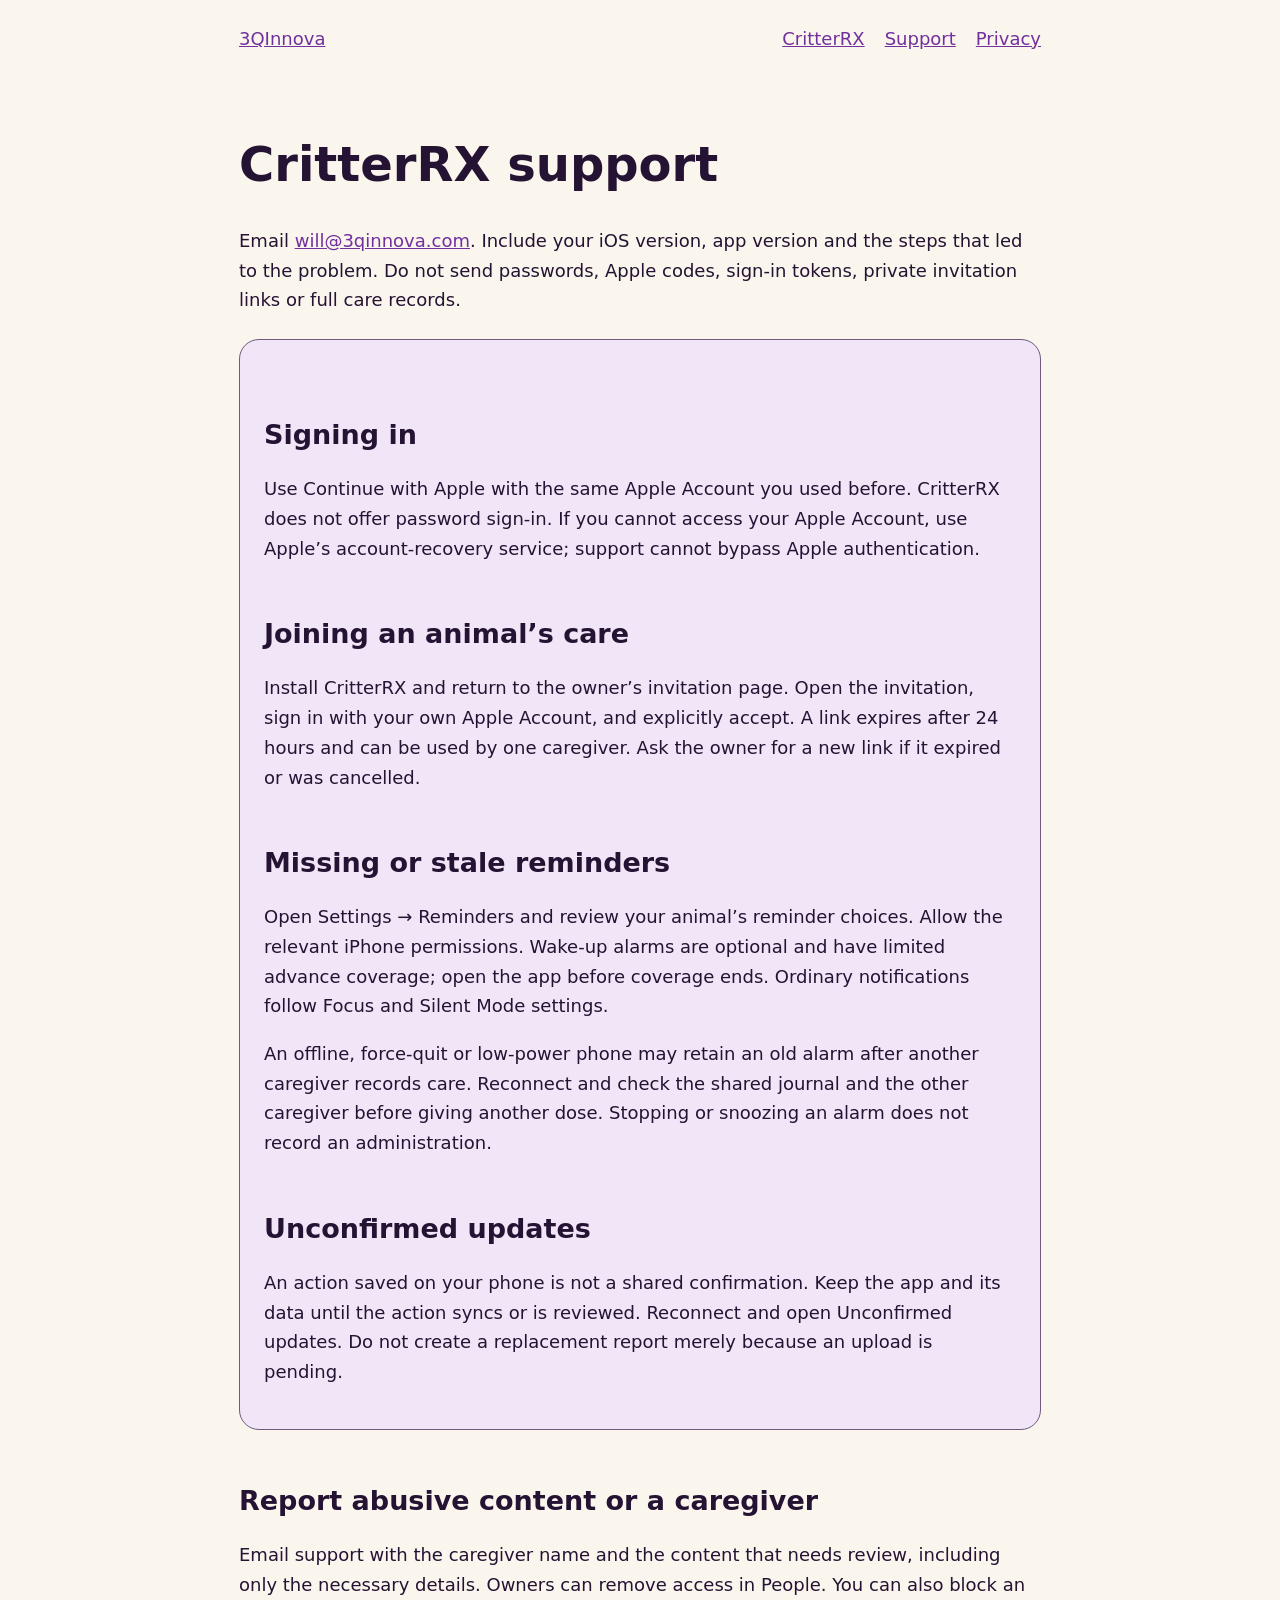
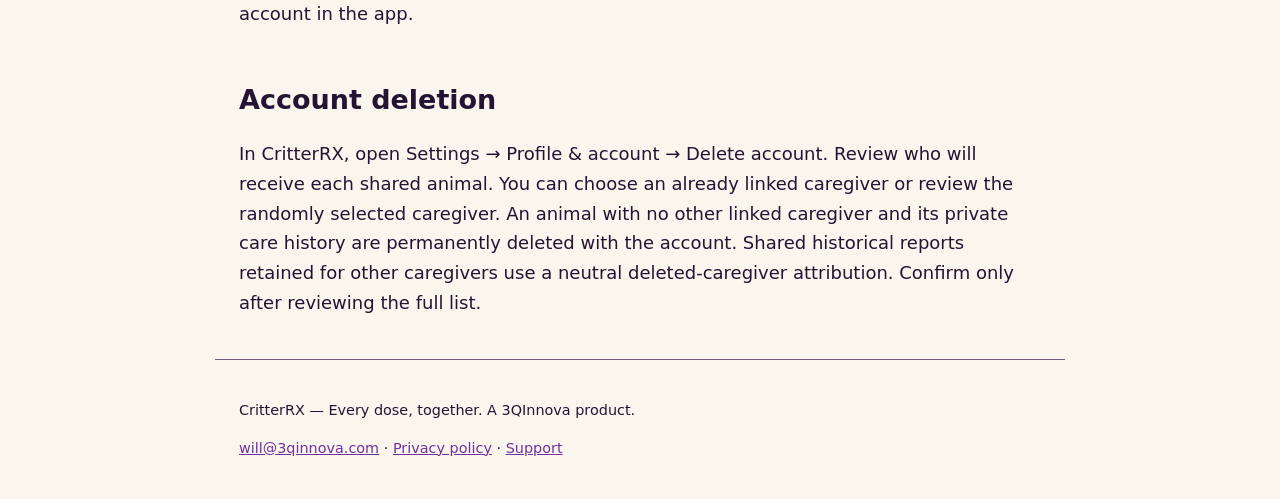
<file: CritterRX/support/index.html>
<!doctype html><html lang="en"><head><meta charset="utf-8"><meta name="viewport" content="width=device-width,initial-scale=1"><meta name="referrer" content="no-referrer"><meta http-equiv="Content-Security-Policy" content="default-src 'self'; script-src 'self'; style-src 'self'; img-src 'self'; connect-src 'none'; base-uri 'none'; form-action 'none'"><title>Support | CritterRX</title><link rel="icon" href="/CritterRX/assets/icon.png"><link rel="stylesheet" href="/CritterRX/style.css"></head><body><a class="skip" href="#main">Skip to content</a><header><a href="/">3QInnova</a><nav aria-label="CritterRX"><a href="/CritterRX/">CritterRX</a><a href="/CritterRX/support/">Support</a><a href="/CritterRX/privacy/">Privacy</a></nav></header><main id="main"><h1>CritterRX support</h1><p>Email <a href="mailto:will@3qinnova.com?subject=CritterRX%20support">will@3qinnova.com</a>. Include your iOS version, app version and the steps that led to the problem. Do not send passwords, Apple codes, sign-in tokens, private invitation links or full care records.</p><section><h2>Signing in</h2><p>Use Continue with Apple with the same Apple Account you used before. CritterRX does not offer password sign-in. If you cannot access your Apple Account, use Apple’s account-recovery service; support cannot bypass Apple authentication.</p><h2>Joining an animal’s care</h2><p>Install CritterRX and return to the owner’s invitation page. Open the invitation, sign in with your own Apple Account, and explicitly accept. A link expires after 24 hours and can be used by one caregiver. Ask the owner for a new link if it expired or was cancelled.</p><h2>Missing or stale reminders</h2><p>Open Settings → Reminders and review your animal’s reminder choices. Allow the relevant iPhone permissions. Wake-up alarms are optional and have limited advance coverage; open the app before coverage ends. Ordinary notifications follow Focus and Silent Mode settings.</p><p>An offline, force-quit or low-power phone may retain an old alarm after another caregiver records care. Reconnect and check the shared journal and the other caregiver before giving another dose. Stopping or snoozing an alarm does not record an administration.</p><h2>Unconfirmed updates</h2><p>An action saved on your phone is not a shared confirmation. Keep the app and its data until the action syncs or is reviewed. Reconnect and open Unconfirmed updates. Do not create a replacement report merely because an upload is pending.</p></section><h2>Report abusive content or a caregiver</h2><p>Email support with the caregiver name and the content that needs review, including only the necessary details. Owners can remove access in People. You can also block an account in the app.</p><h2>Account deletion</h2><p>In CritterRX, open Settings → Profile &amp; account → Delete account. Review who will receive each shared animal. You can choose an already linked caregiver or review the randomly selected caregiver. An animal with no other linked caregiver and its private care history are permanently deleted with the account. Shared historical reports retained for other caregivers use a neutral deleted-caregiver attribution. Confirm only after reviewing the full list.</p></main><footer><p>CritterRX — Every dose, together. A 3QInnova product.</p><p><a href="mailto:will@3qinnova.com">will@3qinnova.com</a> · <a href="/CritterRX/privacy/">Privacy policy</a> · <a href="/CritterRX/support/">Support</a></p></footer></body></html>
</file>
<file: styles.css>
:root {
  --ink: #07101f;
  --ink-soft: #0b1830;
  --panel: #10213e;
  --blue: #39bfff;
  --cyan: #42f3db;
  --violet: #8872ff;
  --lime: #b9ff66;
  --paper: #f4f7fb;
  --white: #ffffff;
  --muted: #9fb1c9;
  --line: rgba(146, 181, 224, 0.17);
  --shadow: 0 28px 80px rgba(0, 5, 20, 0.34);
  --radius: 22px;
  --shell: min(1180px, calc(100% - 40px));
}

* { box-sizing: border-box; }
html { scroll-behavior: smooth; }
body {
  margin: 0;
  background: var(--ink);
  color: var(--white);
  font-family: Inter, ui-sans-serif, system-ui, -apple-system, BlinkMacSystemFont, "Segoe UI", sans-serif;
  line-height: 1.6;
  -webkit-font-smoothing: antialiased;
}

a { color: inherit; text-decoration: none; }
button, input, textarea { font: inherit; }
img { max-width: 100%; }
.shell { width: var(--shell); margin-inline: auto; }
.sr-only { position: absolute; width: 1px; height: 1px; padding: 0; margin: -1px; overflow: hidden; clip: rect(0,0,0,0); white-space: nowrap; border: 0; }
.skip-link { position: fixed; left: 16px; top: -60px; z-index: 999; background: var(--white); color: var(--ink); padding: 10px 16px; border-radius: 8px; font-weight: 700; }
.skip-link:focus { top: 16px; }

.site-header {
  position: fixed;
  inset: 0 0 auto;
  z-index: 100;
  padding: 18px 0;
  border-bottom: 1px solid transparent;
  transition: background .25s ease, border-color .25s ease, padding .25s ease;
}
.site-header.is-scrolled { background: rgba(7, 16, 31, .9); border-color: var(--line); padding: 12px 0; backdrop-filter: blur(18px); }
.nav-wrap { display: flex; align-items: center; justify-content: space-between; gap: 30px; }
.brand { display: inline-flex; align-items: center; gap: 11px; font-weight: 800; letter-spacing: -.04em; }
.brand-mark { display: grid; place-items: center; width: 40px; aspect-ratio: 1; border: 1px solid rgba(66,243,219,.6); border-radius: 11px 4px 11px 4px; background: linear-gradient(135deg, rgba(57,191,255,.22), rgba(136,114,255,.12)); box-shadow: 0 0 30px rgba(57,191,255,.16); transform: rotate(45deg); }
.brand-mark span { font-size: 12px; transform: rotate(-45deg); letter-spacing: -.08em; }
.brand-name { font-size: 22px; }
.brand-name > span { color: var(--cyan); }
.site-nav { display: flex; align-items: center; gap: 28px; color: #c9d5e5; font-size: 14px; font-weight: 650; }
.site-nav a:not(.nav-cta):hover { color: var(--white); }
.nav-cta { padding: 10px 15px; border: 1px solid rgba(66,243,219,.45); border-radius: 999px; color: var(--cyan); }
.nav-cta:hover { background: rgba(66,243,219,.1); }
.menu-button { display: none; width: 44px; height: 44px; padding: 11px; border: 1px solid var(--line); border-radius: 12px; background: transparent; }
.menu-button span:not(.sr-only) { display: block; height: 2px; margin: 5px 0; background: var(--white); transition: transform .2s, opacity .2s; }

.hero { position: relative; min-height: 820px; display: grid; align-items: center; overflow: hidden; padding: 142px 0 84px; background: radial-gradient(circle at 77% 46%, #102f5f 0, #0b1d3a 25%, var(--ink) 58%); }
.hero-grid { position: absolute; inset: 0; opacity: .24; background-image: linear-gradient(rgba(83, 178, 255, .08) 1px, transparent 1px), linear-gradient(90deg, rgba(83, 178, 255, .08) 1px, transparent 1px); background-size: 64px 64px; mask-image: linear-gradient(to bottom, black, transparent 85%); }
.hero-glow { position: absolute; border-radius: 50%; filter: blur(80px); pointer-events: none; }
.hero-glow-one { width: 340px; height: 340px; right: -80px; top: 80px; background: rgba(136,114,255,.22); }
.hero-glow-two { width: 270px; height: 270px; left: 36%; bottom: -120px; background: rgba(66,243,219,.12); }
.hero-layout { position: relative; z-index: 2; display: grid; grid-template-columns: 1.05fr .95fr; align-items: center; gap: 76px; }
.eyebrow { margin: 0 0 18px; display: flex; align-items: center; gap: 10px; color: var(--cyan); font-size: 12px; font-weight: 800; letter-spacing: .15em; text-transform: uppercase; }
.eyebrow span { width: 30px; height: 1px; background: linear-gradient(90deg, var(--cyan), transparent); }
h1, h2, h3, p { margin-top: 0; }
h1 { margin-bottom: 24px; max-width: 720px; font-size: clamp(3.6rem, 6vw, 6.3rem); line-height: .96; letter-spacing: -.07em; }
h1 em { display: block; color: transparent; font-style: normal; background: linear-gradient(90deg, var(--blue), var(--cyan) 54%, #b8a8ff); -webkit-background-clip: text; background-clip: text; }
.hero-lede { max-width: 650px; color: #b9c8da; font-size: clamp(1.08rem, 1.7vw, 1.28rem); }
.hero-actions { display: flex; flex-wrap: wrap; gap: 14px; margin: 34px 0 28px; }
.button { display: inline-flex; align-items: center; justify-content: center; gap: 13px; min-height: 52px; padding: 0 21px; border-radius: 12px; font-size: 14px; font-weight: 800; transition: transform .2s ease, background .2s ease, box-shadow .2s ease; }
.button:hover { transform: translateY(-2px); }
.button-primary { background: linear-gradient(135deg, var(--blue), var(--cyan)); color: #03111e; box-shadow: 0 14px 40px rgba(57,191,255,.24); }
.button-secondary { border: 1px solid var(--line); background: rgba(255,255,255,.035); color: #dce7f4; }
.button-secondary:hover { background: rgba(255,255,255,.08); }
.trust-list { display: flex; flex-wrap: wrap; gap: 20px; margin: 0; padding: 0; color: #8fa4bd; font-size: 12px; list-style: none; }
.trust-list span { color: var(--cyan); }

.hero-visual { position: relative; aspect-ratio: 1; max-width: 520px; margin-inline: auto; }
.visual-orbit { position: absolute; inset: 12%; border: 1px solid rgba(77,197,255,.18); border-radius: 50%; box-shadow: inset 0 0 70px rgba(57,191,255,.045), 0 0 50px rgba(57,191,255,.04); }
.visual-orbit::before, .visual-orbit::after { content: ""; position: absolute; top: 50%; width: 7px; height: 7px; border-radius: 50%; background: var(--cyan); box-shadow: 0 0 16px var(--cyan); }
.visual-orbit::before { left: -4px; }.visual-orbit::after { right: -4px; }
.orbit-one { animation: spin 24s linear infinite; }
.orbit-two { inset: 26%; border-color: rgba(136,114,255,.25); animation: spin 18s linear reverse infinite; }
.core-node { position: absolute; inset: 35%; display: grid; place-items: center; align-content: center; border: 1px solid rgba(66,243,219,.55); border-radius: 32px 10px 32px 10px; background: linear-gradient(145deg, rgba(24,75,126,.92), rgba(10,24,51,.96)); box-shadow: 0 0 60px rgba(57,191,255,.27), inset 0 0 30px rgba(57,191,255,.13); transform: rotate(45deg); }
.core-node > * { transform: rotate(-45deg); }
.core-node .core-kicker { color: var(--cyan); font-size: 12px; font-weight: 900; }
.core-node strong { margin: 5px 0; font-size: 18px; line-height: 1; letter-spacing: .16em; }
.core-node small { color: #9bb4cc; font-size: 7px; letter-spacing: .08em; }
.cap-node { position: absolute; display: grid; place-items: center; width: 86px; aspect-ratio: 1; border: 1px solid rgba(126,185,239,.25); border-radius: 50%; background: rgba(9,24,50,.88); box-shadow: 0 12px 35px rgba(0,0,0,.3); backdrop-filter: blur(10px); }
.cap-node i { color: var(--cyan); font-size: 20px; font-style: normal; font-weight: 800; }
.cap-node span { color: #b8c8da; font-size: 10px; font-weight: 800; text-transform: uppercase; letter-spacing: .07em; }
.node-consulting { top: 3%; left: 39%; }.node-software { top: 23%; right: 1%; }.node-ai { right: 8%; bottom: 16%; }.node-cloud { bottom: 1%; left: 41%; }.node-telecom { left: 5%; bottom: 17%; }.node-games { left: 1%; top: 24%; }
@keyframes spin { to { transform: rotate(360deg); } }

.proof-strip { position: relative; z-index: 5; border-top: 1px solid var(--line); border-bottom: 1px solid var(--line); background: #091426; }
.proof-grid { display: grid; grid-template-columns: repeat(4, 1fr); }
.proof-grid > div { display: flex; align-items: center; gap: 14px; min-height: 112px; padding: 22px 26px; border-right: 1px solid var(--line); }
.proof-grid > div:first-child { border-left: 1px solid var(--line); }
.proof-grid strong { color: var(--white); font-size: 28px; letter-spacing: -.04em; }
.proof-grid span { max-width: 135px; color: var(--muted); font-size: 12px; line-height: 1.35; }

.section { padding: 118px 0; }
.section-heading { display: grid; grid-template-columns: 1.3fr .7fr; align-items: end; gap: 80px; margin-bottom: 52px; }
.section-heading h2, .impact h2, .about h2, .contact h2 { margin-bottom: 0; font-size: clamp(2.35rem, 4.2vw, 4.2rem); line-height: 1.05; letter-spacing: -.055em; }
.section-heading > p { margin-bottom: 8px; color: var(--muted); }
.capabilities { background: var(--paper); color: var(--ink); }
.capabilities .eyebrow, .about .eyebrow { color: #087f9d; }
.capability-grid { display: grid; grid-template-columns: repeat(2, 1fr); gap: 18px; }
.capability-card { position: relative; min-height: 390px; overflow: hidden; padding: 38px; border: 1px solid #dfe7f1; border-radius: var(--radius); background: var(--white); transition: transform .25s ease, box-shadow .25s ease, border-color .25s ease; }
.capability-card:hover { transform: translateY(-5px); border-color: #9edff5; box-shadow: 0 24px 60px rgba(16,52,83,.12); }
.capability-card::after { content: ""; position: absolute; width: 160px; height: 160px; right: -70px; bottom: -75px; border: 1px solid rgba(57,191,255,.18); border-radius: 50%; box-shadow: 0 0 0 28px rgba(57,191,255,.03), 0 0 0 58px rgba(57,191,255,.025); }
.card-number { position: absolute; right: 28px; top: 24px; color: #d6e0eb; font-size: 14px; font-weight: 800; }
.card-icon { display: grid; place-items: center; width: 55px; height: 55px; margin-bottom: 28px; border: 1px solid #c9eaf5; border-radius: 15px; background: #edfbff; color: #068bad; font-weight: 900; }
.capability-card h3 { max-width: 420px; margin-bottom: 14px; font-size: 25px; line-height: 1.14; letter-spacing: -.035em; }
.capability-card p { color: #586b80; }
.capability-card ul { display: grid; gap: 6px; margin: 22px 0 0; padding: 0; color: #18324e; font-size: 13px; font-weight: 650; list-style: none; }
.capability-card li::before { content: "—"; margin-right: 8px; color: #17a5c7; }

.impact { position: relative; overflow: hidden; background: linear-gradient(145deg, #0a1730, #07101f 70%); }
.impact::before { content: ""; position: absolute; width: 600px; height: 600px; left: -350px; top: 0; border: 1px solid rgba(57,191,255,.08); border-radius: 50%; box-shadow: 0 0 0 80px rgba(57,191,255,.025), 0 0 0 160px rgba(57,191,255,.016); }
.impact-layout { position: relative; display: grid; grid-template-columns: .78fr 1.22fr; gap: 90px; }
.impact-copy { position: sticky; top: 150px; align-self: start; }
.impact-copy > p:not(.eyebrow) { max-width: 450px; margin: 25px 0; color: var(--muted); }
.text-link { color: var(--cyan); font-size: 14px; font-weight: 800; }
.impact-cases { display: grid; gap: 14px; }
.case { display: grid; grid-template-columns: 145px 1fr; gap: 30px; padding: 34px; border: 1px solid var(--line); border-radius: 18px; background: rgba(255,255,255,.035); }
.case-metric { color: var(--cyan); font-size: 38px; font-weight: 850; letter-spacing: -.05em; }
.case h3 { margin-bottom: 8px; font-size: 19px; }
.case p { margin-bottom: 0; color: var(--muted); font-size: 14px; }

.approach { background: #0b172b; }
.process-grid { display: grid; grid-template-columns: repeat(4, 1fr); margin: 0; padding: 0; counter-reset: process; list-style: none; }
.process-grid li { position: relative; min-height: 250px; padding: 30px 26px; border-top: 1px solid var(--line); border-bottom: 1px solid var(--line); border-right: 1px solid var(--line); }
.process-grid li:first-child { border-left: 1px solid var(--line); border-radius: 16px 0 0 16px; }
.process-grid li:last-child { border-radius: 0 16px 16px 0; }
.process-grid span { color: var(--blue); font-size: 12px; font-weight: 900; }
.process-grid h3 { margin: 55px 0 9px; font-size: 21px; }
.process-grid p { color: var(--muted); font-size: 13px; }

.about { background: var(--paper); color: var(--ink); }
.about-layout { display: grid; grid-template-columns: .85fr 1.15fr; gap: 90px; align-items: center; }
.about-panel { position: relative; min-height: 480px; overflow: hidden; border-radius: 26px; background: radial-gradient(circle at 65% 30%, #204a82, #0b1a35 56%, #07101f); box-shadow: var(--shadow); }
.about-panel::before { content: ""; position: absolute; inset: 10%; border: 1px solid rgba(66,243,219,.15); border-radius: 50%; box-shadow: 0 0 0 50px rgba(57,191,255,.035), 0 0 0 100px rgba(136,114,255,.025); }
.about-code { position: absolute; inset: 24% 13%; display: flex; flex-direction: column; justify-content: center; padding: 34px; border: 1px solid rgba(66,243,219,.28); border-radius: 18px; background: rgba(5,16,35,.82); color: var(--white); backdrop-filter: blur(12px); }
.about-code > span { color: var(--cyan); font-size: 10px; font-weight: 900; letter-spacing: .16em; }
.about-code > strong { margin: 9px 0 28px; font-size: 23px; line-height: 1.15; }
.code-line { display: flex; align-items: center; gap: 10px; margin: 6px 0; color: #aac0d7; font-size: 11px; }
.code-line i { width: 8px; height: 8px; border-radius: 50%; background: var(--blue); box-shadow: 0 0 10px var(--blue); }
.about-copy > p:not(.eyebrow) { color: #53667c; }
.about-copy h2 { margin-bottom: 26px; }
.credential-list { display: flex; flex-wrap: wrap; gap: 8px; margin-top: 28px; }
.credential-list span { padding: 7px 11px; border: 1px solid #d6e2ee; border-radius: 999px; background: #fff; color: #264058; font-size: 11px; font-weight: 750; }

.contact { padding: 42px 0 100px; background: var(--paper); color: var(--white); }
.contact-card { position: relative; overflow: hidden; display: grid; grid-template-columns: 1.25fr .75fr; align-items: end; gap: 70px; padding: 70px; border-radius: 28px; background: linear-gradient(135deg, #0a1c39, #0e3150); box-shadow: var(--shadow); }
.contact-card::after { content: ""; position: absolute; width: 390px; height: 390px; right: -190px; top: -240px; border: 1px solid rgba(66,243,219,.18); border-radius: 50%; box-shadow: 0 0 0 60px rgba(57,191,255,.04), 0 0 0 120px rgba(136,114,255,.025); }
.contact-card > * { position: relative; z-index: 2; }
.contact-card h2 { margin-bottom: 20px; }
.contact-card p:not(.eyebrow) { max-width: 700px; margin-bottom: 0; color: #a9bdd2; }
.contact-actions { display: grid; gap: 14px; justify-items: start; }
.button-light { background: var(--white); color: var(--ink); }
.contact-actions > span { color: #8ea6bf; font-size: 12px; }

.site-footer { padding: 42px 0; border-top: 1px solid var(--line); background: #050c18; }
.footer-grid { display: grid; grid-template-columns: auto 1fr auto; align-items: center; gap: 34px; }
.footer-brand .brand-mark { width: 34px; }.footer-brand .brand-name { font-size: 18px; }
.site-footer p, .site-footer small { margin: 0; color: #7890aa; font-size: 11px; }
.footer-links { display: flex; gap: 18px; color: #adc0d4; font-size: 12px; font-weight: 700; }
.footer-links a:hover { color: var(--cyan); }
.site-footer small { grid-column: 1 / -1; padding-top: 22px; border-top: 1px solid var(--line); }

.reveal { opacity: 0; transform: translateY(22px); transition: opacity .65s ease, transform .65s ease; }
.reveal.is-visible { opacity: 1; transform: none; }
[data-delay="1"] { transition-delay: .08s; } [data-delay="2"] { transition-delay: .16s; } [data-delay="3"] { transition-delay: .24s; }

@media (max-width: 1000px) {
  .hero { min-height: auto; }
  .hero-layout { grid-template-columns: 1fr; gap: 65px; }
  .hero-copy { max-width: 760px; }
  .hero-visual { width: min(560px, 100%); }
  .proof-grid { grid-template-columns: repeat(2, 1fr); }
  .proof-grid > div:nth-child(3) { border-left: 1px solid var(--line); border-top: 1px solid var(--line); }
  .proof-grid > div:nth-child(4) { border-top: 1px solid var(--line); }
  .impact-layout, .about-layout { grid-template-columns: 1fr; }
  .impact-copy { position: static; }
  .about-panel { min-height: 420px; }
  .process-grid { grid-template-columns: repeat(2, 1fr); }
  .process-grid li:first-child { border-radius: 16px 0 0 0; }
  .process-grid li:nth-child(2) { border-radius: 0 16px 0 0; }
  .process-grid li:nth-child(3) { border-left: 1px solid var(--line); border-top: 0; border-radius: 0 0 0 16px; }
  .process-grid li:last-child { border-top: 0; border-radius: 0 0 16px 0; }
  .contact-card { grid-template-columns: 1fr; }
}

@media (max-width: 760px) {
  :root { --shell: min(100% - 28px, 1180px); }
  .site-header { padding: 12px 0; }
  .menu-button { display: block; }
  .site-nav { position: absolute; left: 14px; right: 14px; top: calc(100% + 8px); display: none; align-items: stretch; flex-direction: column; gap: 0; padding: 12px; border: 1px solid var(--line); border-radius: 16px; background: rgba(7,16,31,.98); box-shadow: var(--shadow); }
  .site-nav.is-open { display: flex; }
  .site-nav a { padding: 12px; }
  .nav-cta { margin-top: 6px; text-align: center; }
  .menu-button[aria-expanded="true"] span:nth-child(2) { transform: translateY(7px) rotate(45deg); }
  .menu-button[aria-expanded="true"] span:nth-child(3) { opacity: 0; }
  .menu-button[aria-expanded="true"] span:nth-child(4) { transform: translateY(-7px) rotate(-45deg); }
  .hero { padding-top: 120px; }
  h1 { font-size: clamp(3.15rem, 15vw, 5rem); }
  .hero-visual { transform: scale(.96); }
  .cap-node { width: 70px; }
  .proof-grid { grid-template-columns: 1fr; }
  .proof-grid > div, .proof-grid > div:nth-child(3) { border-left: 1px solid var(--line); border-top: 1px solid var(--line); }
  .proof-grid > div:first-child { border-top: 0; }
  .section { padding: 86px 0; }
  .section-heading { grid-template-columns: 1fr; gap: 22px; }
  .capability-grid { grid-template-columns: 1fr; }
  .capability-card { min-height: auto; padding: 30px; }
  .impact-layout { gap: 48px; }
  .case { grid-template-columns: 1fr; gap: 16px; padding: 28px; }
  .process-grid { grid-template-columns: 1fr; }
  .process-grid li, .process-grid li:first-child, .process-grid li:nth-child(2), .process-grid li:nth-child(3), .process-grid li:last-child { min-height: auto; border: 1px solid var(--line); border-bottom: 0; border-radius: 0; }
  .process-grid li:first-child { border-radius: 16px 16px 0 0; }
  .process-grid li:last-child { border-bottom: 1px solid var(--line); border-radius: 0 0 16px 16px; }
  .process-grid h3 { margin-top: 30px; }
  .about-layout { gap: 50px; }
  .about-panel { min-height: 350px; }
  .about-code { inset: 20% 9%; padding: 26px; }
  .contact { padding-bottom: 70px; }
  .contact-card { padding: 42px 28px; }
  .footer-grid { grid-template-columns: 1fr; }
  .footer-links { flex-wrap: wrap; }
}

@media (prefers-reduced-motion: reduce) {
  html { scroll-behavior: auto; }
  *, *::before, *::after { animation-duration: .01ms !important; animation-iteration-count: 1 !important; transition-duration: .01ms !important; }
  .reveal { opacity: 1; transform: none; }
}


/* Recent work shares the existing navy/cyan visual identity. */
.recent-work { background: var(--ink-soft); }
.recent-work-grid { display: grid; grid-template-columns: repeat(3, minmax(0, 1fr)); gap: 18px; }
.recent-work-card { padding: 30px; border: 1px solid var(--line); border-radius: var(--radius); background: var(--panel); }
.recent-work-card h3 { font-size: 23px; line-height: 1.2; letter-spacing: -.025em; }
.recent-work-card p { color: var(--muted); font-size: 14px; }
.recent-work-card .work-status { color: var(--cyan); font-size: 11px; font-weight: 800; letter-spacing: .06em; text-transform: uppercase; }
.recent-work-card .work-boundary { margin-bottom: 0; padding-top: 18px; border-top: 1px solid var(--line); font-size: 12px; }
section[id] { scroll-margin-top: 140px; }
@media (max-width: 1000px) { .recent-work-grid { grid-template-columns: 1fr; } }

/* Match the demo's upper-right brand placement without changing its logo artwork. */
.site-header .brand { flex-shrink: 0; margin-left: auto; }
@media (max-width: 960px) {
  .site-header .menu-button { display: block; }
  .site-header .site-nav { position: absolute; left: 14px; right: 14px; top: calc(100% + 8px); display: none; align-items: stretch; flex-direction: column; gap: 0; padding: 12px; border: 1px solid var(--line); border-radius: 16px; background: rgba(7,16,31,.98); box-shadow: var(--shadow); }
  .site-header .site-nav.is-open { display: flex; }
  .site-header .site-nav a { padding: 12px; }
  .site-header .nav-cta { margin-top: 6px; text-align: center; }
}
.site-header .brand-logo { display: block; width: clamp(108px, 12vw, 148px); height: auto; max-height: 97px; object-fit: contain; }

/* Review corrections: reserve desktop illustration space and use the supplied full logo. */
.hero-visual { width: 100%; }
.core-node { inset: 30%; padding: 8px; border-radius: 50%; background: #050d1a; transform: none; }
.core-node > * { transform: none; }
.core-logo { display: block; width: 100%; height: auto; object-fit: contain; }
.footer-brand .brand-logo { display: block; width: 130px; height: auto; }
.contact-header .brand { order: 2; margin-left: auto; flex-shrink: 0; }
.contact-header .brand-logo { display: block; width: 130px; height: auto; }
:focus-visible { outline: 3px solid var(--cyan); outline-offset: 5px; }
@media (max-width: 960px) {
  .menu-button[aria-expanded="true"] span:nth-child(2) { transform: translateY(7px) rotate(45deg); }
  .menu-button[aria-expanded="true"] span:nth-child(3) { opacity: 0; }
  .menu-button[aria-expanded="true"] span:nth-child(4) { transform: translateY(-7px) rotate(-45deg); }
}
@media (max-width: 600px) {
  .contact-header .nav-wrap { flex-wrap: wrap; gap: 18px; }
  .contact-header nav { order: 3; flex-basis: 100%; }
  .contact-header .brand-logo { width: 108px; }
}

/* Business-oriented copy replaces the inherited numeric impact claims. */
.business-priorities .proof-grid > div { flex-direction: column; align-items: flex-start; justify-content: center; gap: 8px; min-height: 142px; }
.business-priorities .proof-grid strong { font-size: 21px; letter-spacing: -.025em; line-height: 1.2; }
.business-priorities .proof-grid span { max-width: none; font-size: 13px; line-height: 1.45; }
.business-outcomes .impact-copy { position: static; }
.business-outcomes .impact-cases { align-content: start; }
.benefit-case { display: block; }
.benefit-case .benefit-label { margin-bottom: 16px; color: var(--cyan); font-size: 11px; font-weight: 800; text-transform: uppercase; letter-spacing: .08em; }
.benefit-case h3 { font-size: 26px; line-height: 1.15; letter-spacing: -.035em; }
.benefit-case > p:last-child { margin-top: 16px; }
.business-benefits { padding-left: 20px; margin: 26px 0; color: var(--muted); font-size: 14px; }
.business-benefits li { margin-bottom: 14px; padding-left: 5px; }
.business-benefits li::marker { color: var(--cyan); }
.business-benefits strong { color: var(--white); }
.capabilities .section-heading > p { color: #53667c; }
</file>
<file: contact.css>
.contact-header{padding:24px 0;border-bottom:1px solid var(--line)}.contact-header nav{display:flex;gap:22px;align-items:center;font-size:14px;color:#c9d5e5}.contact-header nav a:hover{color:var(--cyan)}.contact-main{width:min(860px,calc(100% - 40px));margin:0 auto;padding:48px 0 34px}.contact-intro{margin-bottom:30px}.contact-intro .eyebrow{margin-bottom:12px}.contact-intro h1{font-size:clamp(32px,5vw,44px);line-height:1.15;letter-spacing:-.04em;margin:0 0 12px}.contact-intro>p:last-child{color:#c9d5e5;margin:0}.contact-form-section{background:#101b2c;border:1px solid #33465f;border-radius:22px;padding:32px}.contact-form-section h2{font-size:29px;line-height:1.2;letter-spacing:-.025em;margin:0 0 9px}.form-lede{font-size:17px;color:#d1dae6;line-height:1.6;margin:0 0 25px}.field-label{display:block;font-size:15px;font-weight:650;margin:20px 0 8px;color:#e4ebf5}.field-label>span[aria-hidden]{color:#ff8c8c}.optional{color:#aabbd1;font-weight:400}input[type=email],input[type=tel],textarea{display:block;width:100%;border:1px solid #3a4c64;border-radius:10px;background:#18263a;color:#fff;padding:13px 16px;font:inherit;font-size:16px;line-height:1.5}input::placeholder,textarea::placeholder{color:#94a6bf}input:focus-visible,textarea:focus-visible,button:focus-visible,a:focus-visible{outline:3px solid #42f3db;outline-offset:3px}textarea{resize:vertical;min-height:84px}.field-hint{color:#aabbd1;font-size:13px;margin:8px 0 22px}.consent-row{display:grid;grid-template-columns:22px 1fr;gap:13px;align-items:start;margin-top:22px}.consent-row input{width:21px;height:21px;margin:3px 0 0;accent-color:#42f3db;cursor:pointer}.consent-row label{font-size:16px;line-height:1.65;color:#d1dae6;cursor:pointer}.consent-row strong{color:#fff}.consent-row a,.contact-support a,.contact-footer a,.contact-form-section noscript a{color:#62d7ff;text-decoration:underline;text-underline-offset:3px}.consent-extra{color:#aabbd1;font-size:13px;line-height:1.65;margin:10px 0 0 35px}.terms-consent{margin-top:22px}.submit-request{margin-top:22px;border:0;border-radius:10px;min-height:48px;padding:12px 22px;background:#42f3db;color:#07101f;font-weight:750;cursor:pointer}.submit-request:hover{background:#8cffee}.submit-request span{margin-left:10px}.submit-explanation{font-size:13px;line-height:1.65;color:#aabbd1;max-width:650px;margin:14px 0 0}.submit-explanation strong{color:#d1dae6}.form-error{color:#ffb0b0;font-size:14px}.form-status{padding:13px 16px;border:1px solid #42f3db;border-radius:9px;color:#d1fff6;font-size:14px}.contact-support{font-size:14px;color:#aabbd1;margin:22px 0 0}.contact-privacy{font-size:13px;color:#aabbd1;text-align:center;margin:20px 0 0}.contact-footer{display:flex;justify-content:center;flex-wrap:wrap;gap:20px;padding:20px;border-top:1px solid var(--line);font-size:13px;color:#aabbd1}@media(max-width:620px){.contact-header{padding:18px 0}.contact-header .nav-wrap{gap:20px;flex-wrap:wrap}.contact-header nav{gap:18px;font-size:13px}.contact-main{padding-top:30px}.contact-form-section{padding:22px}.contact-form-section h2{font-size:26px}.form-lede,.consent-row label{font-size:15px}.consent-extra{margin-left:0}.submit-request{width:100%}}
</file>
<file: CritterRX/style.css>
[hidden]{display:none!important}*{box-sizing:border-box}body{margin:0;font:18px/1.65 system-ui,sans-serif;background:#160f20;color:#f7efdf}main,header,footer{max-width:850px;margin:auto;padding:24px}header{display:flex;justify-content:space-between;gap:20px;flex-wrap:wrap}nav{display:flex;gap:20px;flex-wrap:wrap}a{color:#dbb5ff}a:focus-visible,button:focus-visible,input:focus-visible{outline:3px solid #f4cc65;outline-offset:4px}.brand{display:block;width:min(100%,600px);margin:12px auto 24px}h1,h2{line-height:1.25}h1{font-size:clamp(2rem,7vw,3rem)}h2{margin-top:2em}section,.panel{padding:24px;border:1px solid #6f597d;border-radius:20px;background:#24182f;margin:24px 0}.button,button{display:inline-block;border:0;border-radius:12px;background:#d7acfa;color:#251333;font:inherit;font-weight:650;padding:12px 20px;cursor:pointer;margin:8px 8px 8px 0;text-decoration:none;min-height:48px}button:disabled{opacity:.5;cursor:default}input{width:100%;padding:12px;font:inherit;background:#160f20;border:1px solid #b49ac4;color:inherit;border-radius:8px}footer{border-top:1px solid #6f597d;font-size:.9rem}.muted{color:#c7b7d1}.skip{position:absolute;left:-9999px}.skip:focus{position:static}li{margin:.6em 0}@media(prefers-color-scheme:light){body{background:#faf5ed;color:#251333}section,.panel{background:#f0e6f7}a{color:#71309e}.muted{color:#62536e}input{background:white;color:#251333}}
</file>
